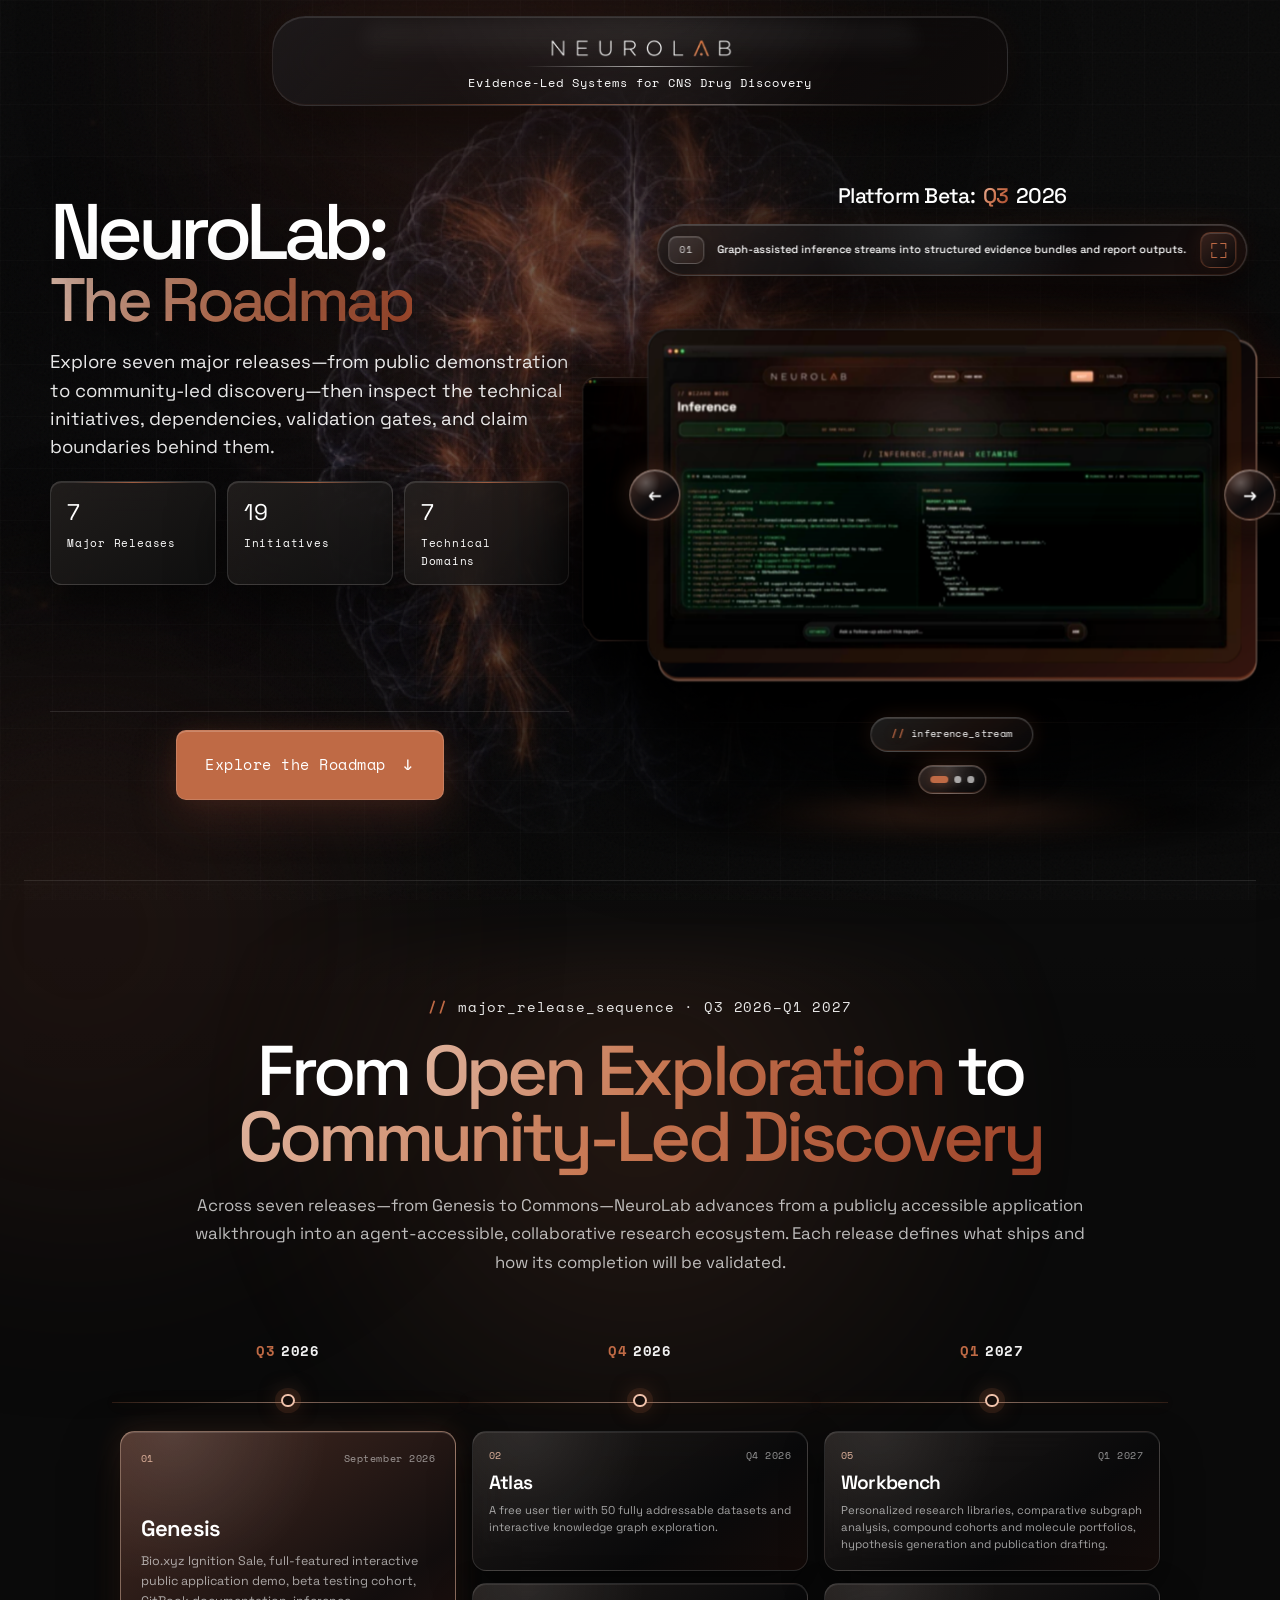
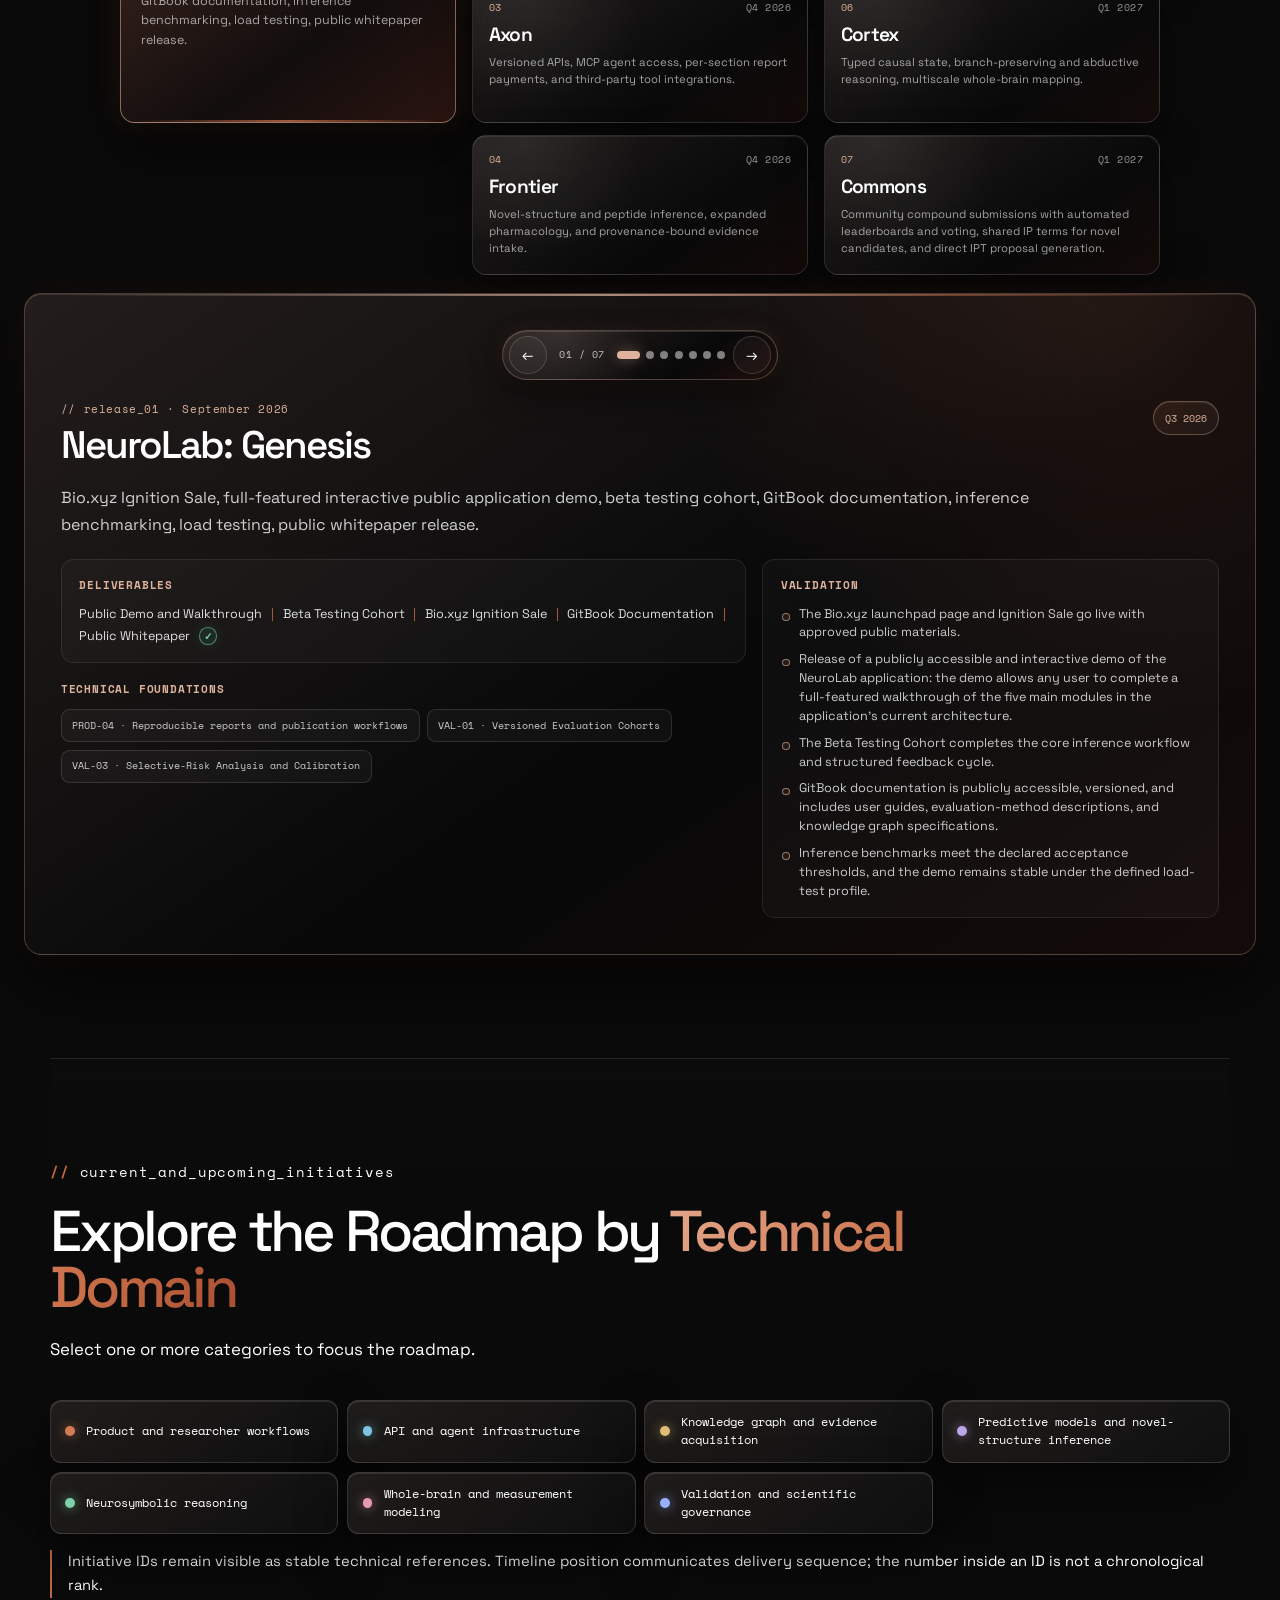
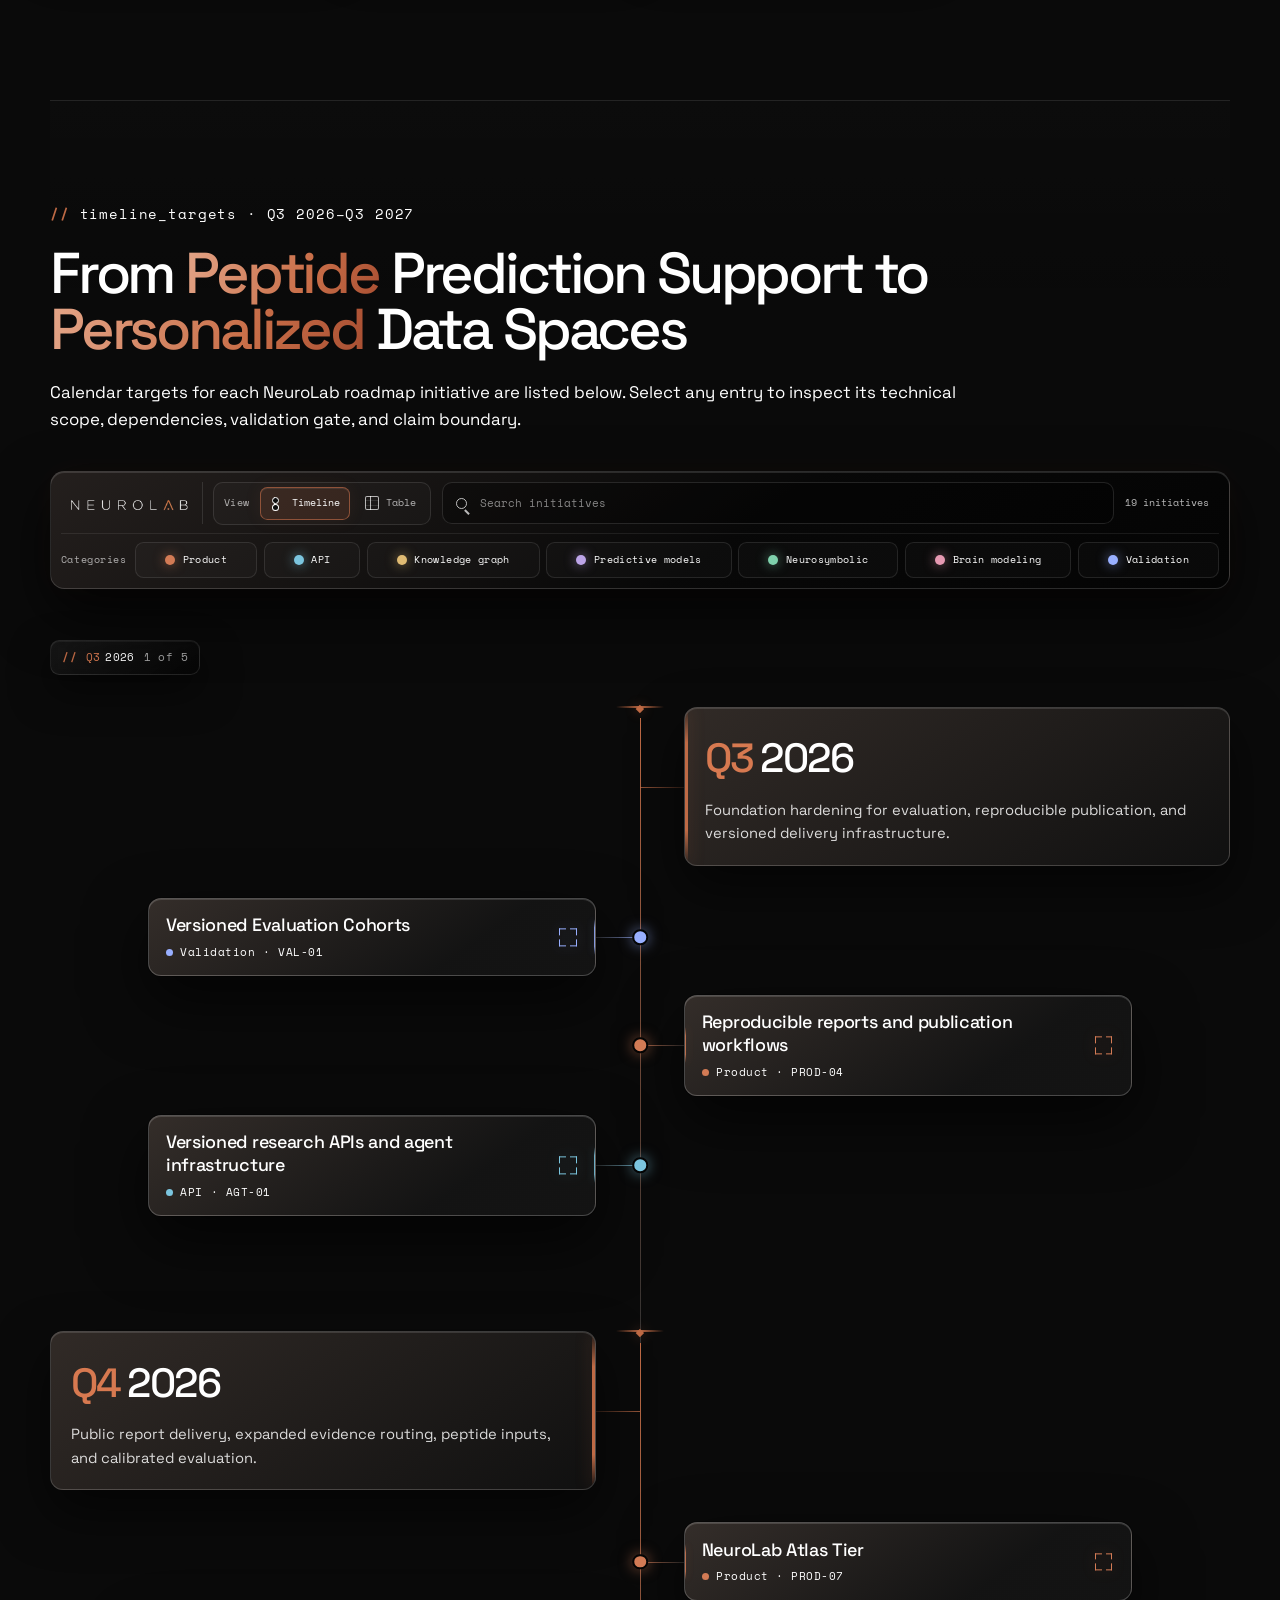
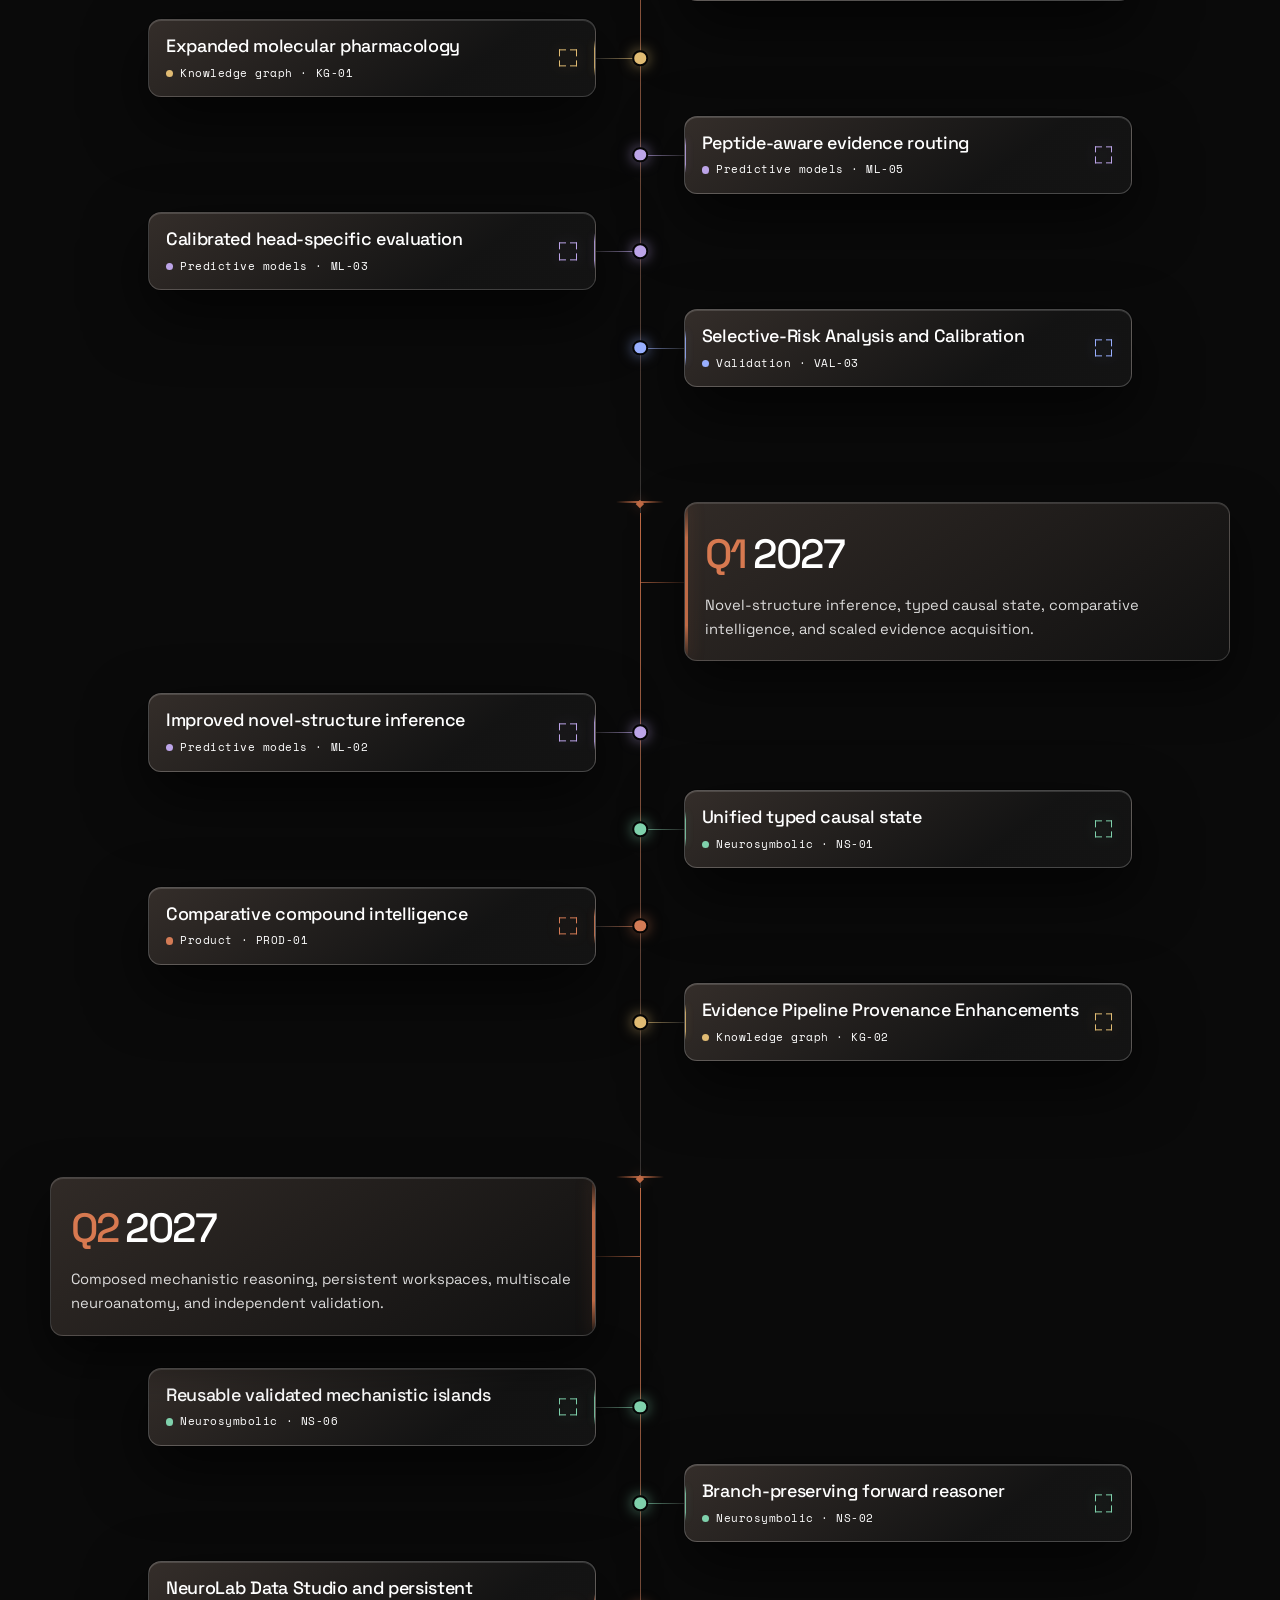
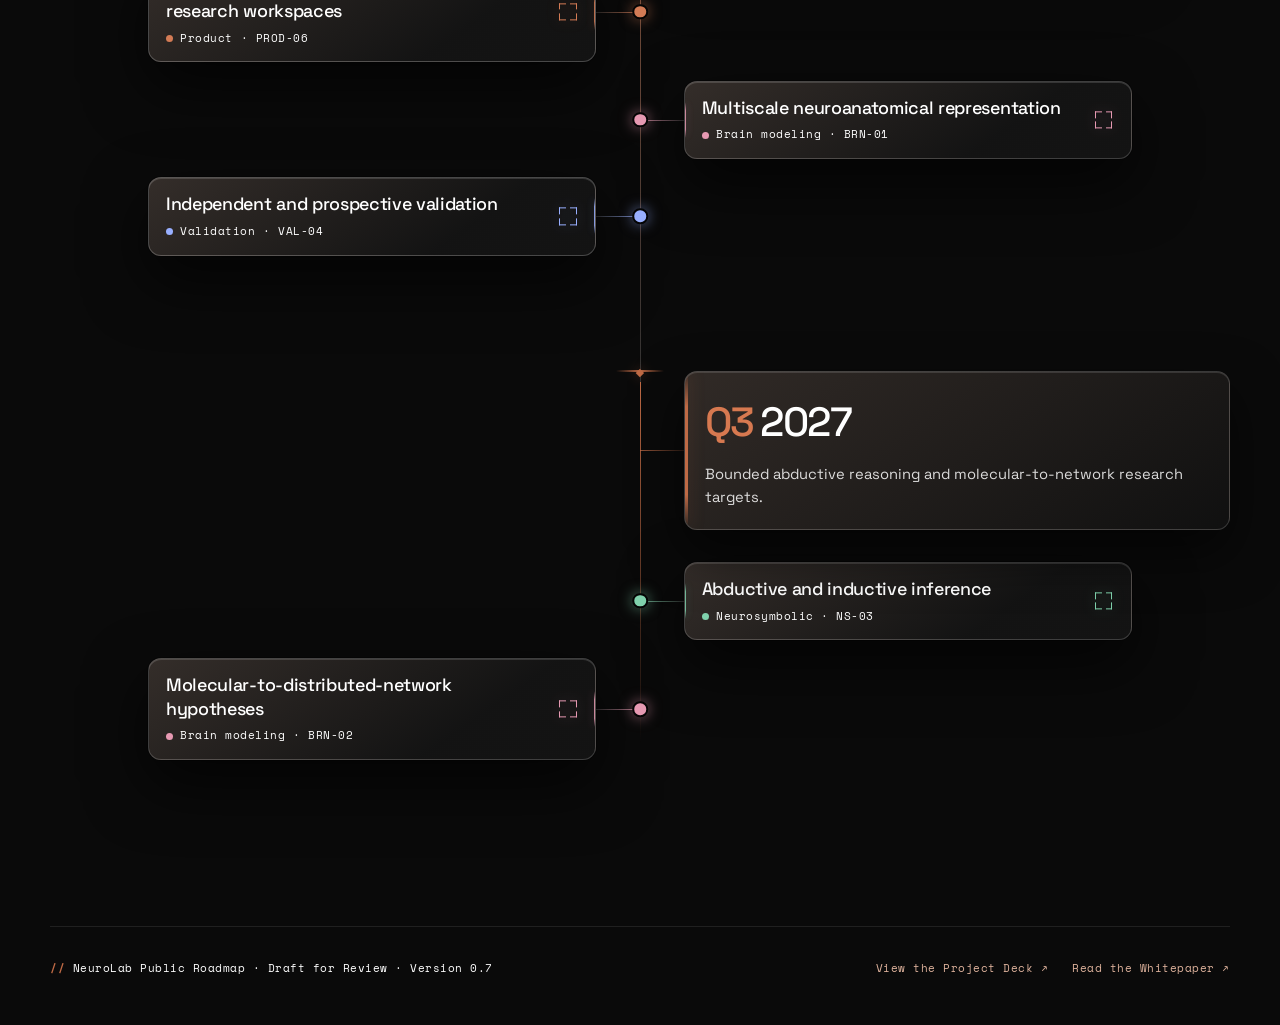
<file: site/index.html>
<!doctype html>
<html lang="en">
  <head>
    <meta charset="utf-8">
    <meta name="viewport" content="width=device-width, initial-scale=1">
    <meta name="description" content="The NeuroLab public roadmap: a technical development sequence for evidence-led CNS drug discovery.">
    <meta name="theme-color" content="#050505">
    <meta property="og:type" content="website">
    <meta property="og:title" content="NeuroLab Public Roadmap">
    <meta property="og:description" content="Explore calendar targets and technical milestones across the NeuroLab research stack.">
    <meta property="og:url" content="https://neurolab-ai.github.io/roadmap/">
    <link rel="canonical" href="https://neurolab-ai.github.io/roadmap/">
    <link rel="icon" href="data:,">
    <link rel="preconnect" href="https://fonts.googleapis.com">
    <link rel="preconnect" href="https://fonts.gstatic.com" crossorigin>
    <link href="https://fonts.googleapis.com/css2?family=Space+Grotesk:wght@300;400;500;600&amp;family=Space+Mono:wght@400;700&amp;display=swap" rel="stylesheet">
    <link rel="preload" as="image" href="./assets/neural-brain-hero.webp" type="image/webp">
    <link rel="stylesheet" href="./styles.css">
    <script>if (new URLSearchParams(location.search).has("embed")) document.documentElement.classList.add("is-embedded");</script>
    <title>NeuroLab Public Roadmap</title>
  </head>
  <body>
    <a class="skip-link" href="#releases">Skip to the roadmap</a>
    <div class="ambient ambient-one" aria-hidden="true"></div>
    <div class="ambient ambient-two" aria-hidden="true"></div>

    <header class="site-header" aria-label="NeuroLab publication header">
      <a class="wordmark" href="https://neurolab-ai.github.io/" aria-label="NeuroLab home">
        <img src="./assets/neurolab-wordmark.png" alt="NeuroLab">
      </a>
      <span class="header-divider" aria-hidden="true"></span>
      <p>Evidence-Led Systems for CNS Drug Discovery</p>
    </header>

    <main>
      <section class="hero page-shell" aria-labelledby="page-title">
        <div class="hero-grid">
          <div class="hero-copy">
            <h1 id="page-title"><span>NeuroLab:</span> <em>The Roadmap</em></h1>
            <p class="hero-lead">
              Explore seven major releases—from public demonstration to community-led discovery—then inspect the
              technical initiatives, dependencies, validation gates, and claim boundaries behind them.
            </p>
            <div class="hero-stats" aria-label="Roadmap summary">
              <div><span id="release-count">7</span><small>Major Releases</small></div>
              <div><span id="initiative-count">19</span><small>Initiatives</small></div>
              <div><span id="category-count">7</span><small>Technical Domains</small></div>
            </div>
            <div class="hero-cta-zone">
              <a class="primary-action" href="#releases">Explore the Roadmap <span aria-hidden="true">↓</span></a>
            </div>
          </div>

          <section class="product-showcase" aria-labelledby="product-showcase-title">
            <h2 class="showcase-section-title" id="product-showcase-title" aria-label="Platform Beta: Q3 2026">
              <span>Platform Beta:</span> <span class="showcase-beta-quarter">Q3</span> <span>2026</span>
            </h2>
            <div class="showcase-shell showcase-shell--naked">
              <div class="showcase-slide-header">
                <span class="showcase-index" id="showcase-counter" aria-label="Preview 1 of 3">01</span>
                <p id="showcase-caption">Graph-assisted inference streams into structured evidence bundles and report outputs.</p>
                <button class="showcase-expand" id="showcase-expand" type="button" aria-label="Expand current product preview">
                  <span class="expand-corners" aria-hidden="true"></span>
                </button>
              </div>
              <div class="showcase-viewport">
                <button class="showcase-arrow" id="showcase-prev" type="button" aria-label="Show previous product preview">←</button>
                <div class="showcase-stage" id="product-showcase-stage" tabindex="0" aria-label="NeuroLab product previews"></div>
                <button class="showcase-arrow" id="showcase-next" type="button" aria-label="Show next product preview">→</button>
              </div>
              <div class="showcase-image-title" id="showcase-image-title">
                <span aria-hidden="true">//</span> inference_stream
              </div>
              <div class="showcase-pagination">
                <div class="showcase-dots" id="showcase-dots" aria-label="Choose product preview"></div>
              </div>
            </div>
            <p class="showcase-error" id="showcase-error" role="alert" hidden>
              Product previews are temporarily unavailable.
            </p>
            <p class="sr-only" id="showcase-status" aria-live="polite"></p>
          </section>
        </div>
      </section>

      <section class="release-section page-shell" id="releases" aria-labelledby="release-title">
        <div class="section-heading release-heading">
          <p class="section-index"><span>//</span> major_release_sequence · Q3 2026–Q1 2027</p>
          <h2 id="release-title">From <span class="release-title-accent">Open Exploration</span> to <span class="release-title-accent">Community-Led Discovery</span></h2>
          <p>Across seven releases—from Genesis to Commons—NeuroLab advances from a publicly accessible application walkthrough into an agent-accessible, collaborative research ecosystem. Each release defines what ships and how its completion will be validated.</p>
        </div>

        <p class="release-loading" id="release-loading">Loading the release sequence…</p>
        <p class="release-error" id="release-error" role="alert" hidden>The release sequence is temporarily unavailable.</p>
        <div class="release-runway-shell" id="release-runway-shell" hidden>
          <div class="release-runway" id="release-runway" role="tablist" aria-label="Major release sequence"></div>
          <div class="release-detail-home" id="release-detail-home">
            <article class="release-detail" id="release-detail" role="tabpanel" tabindex="-1" aria-live="polite">
              <nav class="release-sequence-nav" id="release-sequence-nav" aria-label="Release sequence navigation" hidden>
                <button class="release-sequence-arrow" id="release-sequence-prev" type="button" aria-label="Previous release">
                  <span aria-hidden="true">←</span>
                </button>
                <span class="release-sequence-progress" id="release-sequence-progress">01 / 07</span>
                <span class="release-sequence-dots" id="release-sequence-dots" role="group" aria-label="Choose a release"></span>
                <button class="release-sequence-arrow" id="release-sequence-next" type="button" aria-label="Next release">
                  <span aria-hidden="true">→</span>
                </button>
              </nav>
              <div class="release-detail-content" id="release-detail-content"></div>
            </article>
          </div>
        </div>
      </section>

      <section class="legend-section page-shell" aria-labelledby="legend-title">
        <div class="section-heading">
          <p class="section-index"><span>//</span> current_and_upcoming_initiatives</p>
          <h2 id="legend-title">Explore the Roadmap by <span class="roadmap-title-accent">Technical Domain</span></h2>
          <p>Select one or more categories to focus the roadmap.</p>
        </div>
        <div class="legend" id="category-legend" aria-label="Roadmap categories"></div>
        <p class="identity-note">
          Initiative IDs remain visible as stable technical references. Timeline position communicates
          delivery sequence; the number inside an ID is not a chronological rank.
        </p>
      </section>

      <section class="roadmap-section roadmap-shell" id="roadmap" aria-labelledby="roadmap-title">
        <div class="roadmap-layout">
          <nav class="era-navigator" id="era-navigator" aria-label="Calendar target windows" hidden>
            <ol class="era-list" id="era-list"></ol>
          </nav>

          <div class="roadmap-content">
            <div class="section-heading roadmap-heading">
              <p class="section-index"><span>//</span> <span class="section-index-label" id="roadmap-view-label">timeline_targets · Q3 2026–Q3 2027</span></p>
              <h2 id="roadmap-title">From <span class="roadmap-title-accent">Peptide</span> Prediction Support to <span class="roadmap-title-accent">Personalized</span> Data Spaces</h2>
              <p>Calendar targets for each NeuroLab roadmap initiative are listed below. Select any entry to inspect its technical scope, dependencies, validation gate, and claim boundary.</p>
            </div>

            <nav class="roadmap-controls-shell" id="roadmap-controls" aria-label="Roadmap view and filters">
              <div class="roadmap-controls-primary">
                <a class="controls-brand" href="https://neurolab-ai.github.io/" aria-label="NeuroLab home">
                  <img src="./assets/neurolab-wordmark.png" alt="NeuroLab">
                </a>

                <div class="view-switcher" role="group" aria-label="Roadmap view">
                  <span class="controls-label">View</span>
                  <button class="view-option" id="timeline-view" type="button" data-view="timeline" aria-pressed="true" aria-controls="timeline roadmap-table">
                    <span class="view-icon view-icon-timeline" aria-hidden="true"></span>
                    <span>Timeline</span>
                  </button>
                  <button class="view-option" id="table-view" type="button" data-view="table" aria-pressed="false" aria-controls="timeline roadmap-table">
                    <span class="view-icon view-icon-table" aria-hidden="true"></span>
                    <span>Table</span>
                  </button>
                </div>

                <label class="initiative-search" for="initiative-search">
                  <span class="search-icon" aria-hidden="true"></span>
                  <span class="sr-only">Search roadmap initiatives</span>
                  <input id="initiative-search" type="search" placeholder="Search initiatives" autocomplete="off" spellcheck="false">
                </label>

                <span class="result-count" id="result-count">19 initiatives</span>
                <button class="reset-filters" id="reset-filters" type="button" hidden>Reset filters</button>
              </div>

              <div class="roadmap-controls-categories">
                <span class="controls-label">Categories</span>
                <div class="sticky-legend" id="sticky-category-legend"></div>
              </div>
              <p class="sr-only" id="filter-status" aria-live="polite">Showing all roadmap initiatives.</p>
            </nav>

            <div class="compact-era-indicator" id="compact-era-indicator" aria-live="polite" hidden></div>

            <div class="loading-state" id="loading-state" role="status">Loading the current roadmap…</div>
            <div class="timeline" id="timeline" hidden></div>
            <div class="roadmap-table-shell" id="roadmap-table" hidden>
              <table class="roadmap-table">
                <caption class="sr-only">Chronological NeuroLab roadmap initiatives</caption>
                <colgroup>
                  <col class="delivery-target-column">
                  <col class="initiative-id-column">
                  <col class="initiative-title-column">
                  <col class="initiative-description-column">
                </colgroup>
                <thead>
                  <tr>
                    <th scope="col">Delivery Target</th>
                    <th scope="col">ID</th>
                    <th scope="col">Title</th>
                    <th scope="col">Description</th>
                  </tr>
                </thead>
                <tbody id="roadmap-table-body"></tbody>
              </table>
            </div>
            <div class="roadmap-empty" id="roadmap-empty" role="status" hidden>
              <span class="comment-mark" aria-hidden="true">//</span>
              No initiatives match the current search and category filters.
            </div>
            <div class="error-state" id="error-state" role="alert" hidden>
              The current roadmap could not be loaded. Please refresh the page and try again.
            </div>
            <noscript>
              <p class="error-state">JavaScript is required to display the interactive roadmap.</p>
            </noscript>
          </div>

          <div class="roadmap-balance" aria-hidden="true"></div>
        </div>
      </section>

      <footer class="page-shell site-footer">
        <span><span class="comment-mark">//</span> NeuroLab Public Roadmap · Draft for Review · <span id="publication-version">Version 0.5</span></span>
        <nav class="footer-links" aria-label="NeuroLab publications">
          <a href="./deck/">View the Project Deck ↗</a>
          <a href="https://neurolab-ai.github.io/whitepaper/">Read the Whitepaper ↗</a>
        </nav>
      </footer>
    </main>

    <dialog class="preview-dialog" id="preview-dialog" aria-labelledby="preview-dialog-title">
      <div class="preview-dialog-shell">
        <header class="preview-dialog-header">
          <span class="preview-dialog-index" id="preview-dialog-counter" aria-label="Preview 1 of 3">01</span>
          <h2 id="preview-dialog-title">Evidence-Backed Inference</h2>
          <button class="preview-dialog-close" id="preview-dialog-close" type="button" aria-label="Close product preview">×</button>
        </header>
        <div class="preview-dialog-media-wrap">
          <button class="preview-dialog-arrow" id="preview-dialog-prev" type="button" aria-label="Show previous product preview">←</button>
          <div class="preview-dialog-media" id="preview-dialog-media" role="region" aria-label="Scrollable application screenshot" tabindex="0"></div>
          <div class="preview-dialog-scroll-cue" id="preview-dialog-scroll-cue" aria-hidden="true">
            <span>Scroll to explore</span>
            <span aria-hidden="true">↓</span>
          </div>
          <button class="preview-dialog-arrow" id="preview-dialog-next" type="button" aria-label="Show next product preview">→</button>
        </div>
        <footer class="preview-dialog-footer">
          <p id="preview-dialog-caption"></p>
        </footer>
      </div>
    </dialog>

    <dialog class="initiative-dialog" id="initiative-dialog" aria-labelledby="dialog-title">
      <div class="dialog-shell">
        <button class="dialog-close" id="dialog-close" type="button" aria-label="Close initiative details">×</button>
        <div class="dialog-meta">
          <span class="dialog-category" id="dialog-category"></span>
          <span aria-hidden="true">·</span>
          <span class="dialog-id" id="dialog-id"></span>
        </div>
        <h2 id="dialog-title"></h2>
        <p class="dialog-outcome" id="dialog-outcome"></p>
        <div class="dialog-signals" id="dialog-signals"></div>
        <dl class="dialog-details" id="dialog-details"></dl>
      </div>
    </dialog>

    <script src="./app.js" defer></script>
  </body>
</html>
</file>
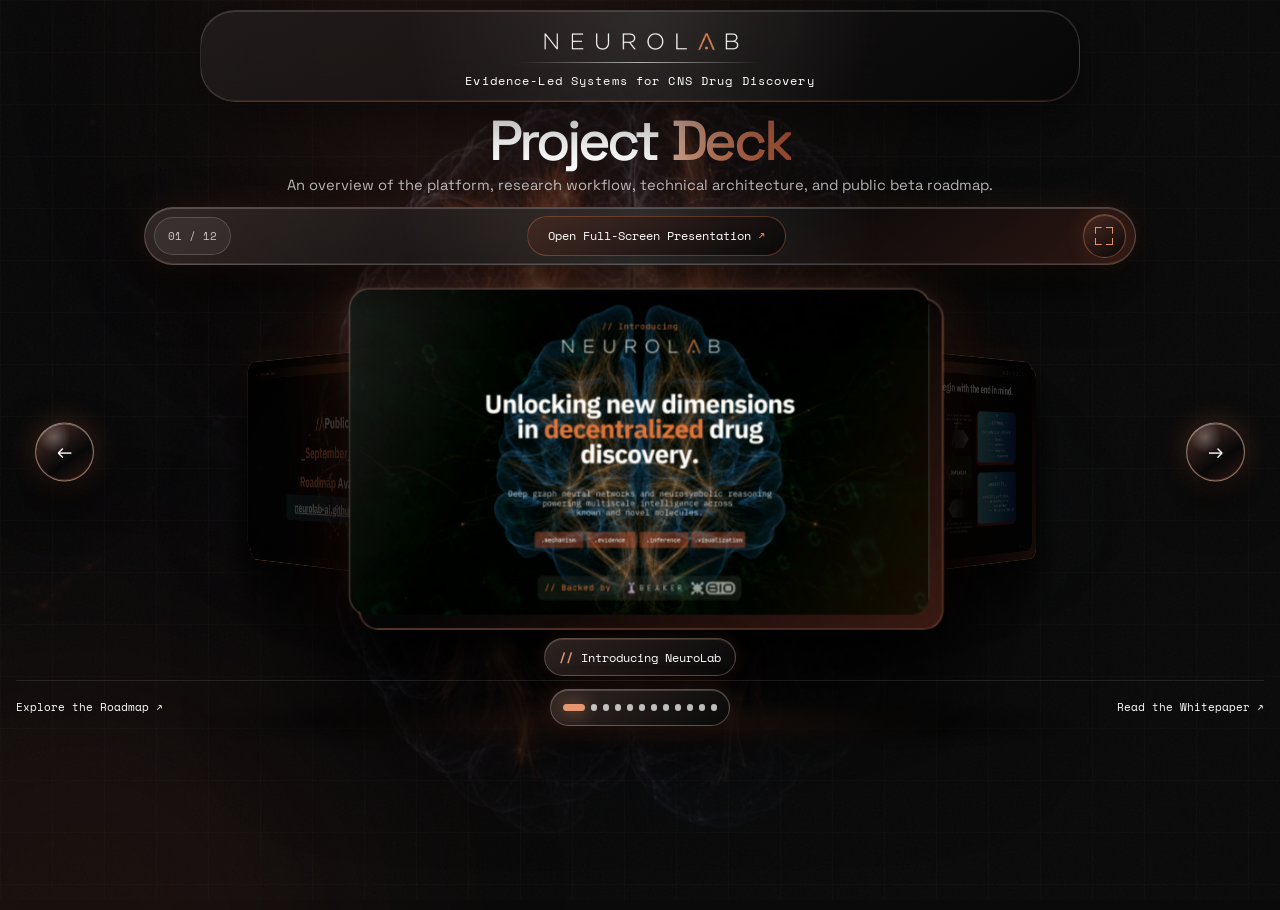
<file: site/deck/index.html>
<!doctype html>
<html lang="en">
  <head>
    <meta charset="utf-8">
    <meta name="viewport" content="width=device-width, initial-scale=1">
    <meta name="description" content="Explore the NeuroLab project deck in an interactive three-dimensional presentation viewer.">
    <meta name="theme-color" content="#050505">
    <meta property="og:type" content="website">
    <meta property="og:title" content="NeuroLab Project Deck">
    <meta property="og:description" content="An interactive overview of the NeuroLab platform, workflow, and public beta roadmap.">
    <meta property="og:url" content="https://neurolab-ai.github.io/roadmap/deck/">
    <meta property="og:image" content="https://neurolab-ai.github.io/roadmap/deck/slides/slide-01.webp">
    <meta name="twitter:card" content="summary_large_image">
    <link rel="canonical" href="https://neurolab-ai.github.io/roadmap/deck/">
    <link rel="icon" href="data:,">
    <link rel="preconnect" href="https://fonts.googleapis.com">
    <link rel="preconnect" href="https://fonts.gstatic.com" crossorigin>
    <link href="https://fonts.googleapis.com/css2?family=Space+Grotesk:wght@300;400;500;600&amp;family=Space+Mono:wght@400;700&amp;display=swap" rel="stylesheet">
    <link rel="preload" as="image" href="./slides/slide-01.webp" type="image/webp">
    <link rel="stylesheet" href="./deck.css">
    <script>if (new URLSearchParams(location.search).has("embed")) document.documentElement.classList.add("is-embedded");</script>
    <title>NeuroLab Project Deck</title>
  </head>
  <body>
    <a class="skip-link" href="#deck-carousel">Skip to the presentation</a>
    <div class="ambient ambient-left" aria-hidden="true"></div>
    <div class="ambient ambient-right" aria-hidden="true"></div>

    <header class="site-header" aria-label="NeuroLab presentation header">
      <a class="wordmark" href="../" aria-label="Return to the NeuroLab roadmap">
        <img src="../assets/neurolab-wordmark.png" alt="NeuroLab">
      </a>
      <span class="header-divider" aria-hidden="true"></span>
      <p>Evidence-Led Systems for CNS Drug Discovery</p>
    </header>

    <main>
      <section class="deck-intro" aria-labelledby="page-title">
        <h1 id="page-title">Project <em>Deck</em></h1>
        <p class="deck-lead">
          An overview of the platform, research workflow, technical architecture, and public beta roadmap.
        </p>
      </section>

      <section class="deck-experience" id="deck-carousel" aria-labelledby="carousel-title">
        <h2 class="sr-only" id="carousel-title">Interactive project deck</h2>

        <div class="carousel-meta" aria-live="polite">
          <span class="slide-counter" id="slide-counter">01 / 12</span>
          <button class="open-presentation" id="open-presentation" type="button">
            Open Full-Screen Presentation <span aria-hidden="true">↗</span>
          </button>
          <button class="expand-control" id="expand-control" type="button" aria-label="Open slide 1 in full-screen presentation mode">
            <span class="expand-corners" aria-hidden="true"></span>
          </button>
        </div>

        <div class="carousel-viewport">
          <div class="depth-floor" aria-hidden="true"></div>
          <button class="carousel-arrow carousel-arrow-previous" id="carousel-previous" type="button" aria-label="Show previous slide">←</button>
          <div class="carousel-stage" id="carousel-stage" tabindex="0" aria-label="NeuroLab project deck carousel"></div>
          <button class="carousel-arrow carousel-arrow-next" id="carousel-next" type="button" aria-label="Show next slide">→</button>
        </div>

        <div class="carousel-toolbar">
          <p class="carousel-caption" id="slide-title">Introducing NeuroLab</p>
        </div>
        <p class="sr-only" id="carousel-status" aria-live="polite"></p>
      </section>
    </main>

    <footer class="site-footer">
      <a href="../">Explore the Roadmap <span aria-hidden="true">↗</span></a>
      <div class="carousel-dots" id="carousel-dots" aria-label="Choose a slide"></div>
      <a href="../../whitepaper/">Read the Whitepaper <span aria-hidden="true">↗</span></a>
    </footer>

    <dialog class="presentation-dialog" id="presentation-dialog" aria-labelledby="presentation-title">
      <div class="presentation-shell">
        <header class="presentation-header">
          <span class="presentation-counter" id="presentation-counter">01 / 12</span>
          <h2 id="presentation-title">Introducing NeuroLab</h2>
          <button class="presentation-close" id="presentation-close" type="button" aria-label="Close full-screen presentation">×</button>
        </header>

        <div class="presentation-stage" id="presentation-stage">
          <button class="presentation-arrow presentation-arrow-previous" id="presentation-previous" type="button" aria-label="Show previous slide">←</button>
          <figure class="presentation-slide">
            <img id="presentation-image" src="./slides/slide-01.webp" alt="The NeuroLab project deck cover slide." draggable="false">
          </figure>
          <button class="presentation-arrow presentation-arrow-next" id="presentation-next" type="button" aria-label="Show next slide">→</button>
        </div>

        <footer class="presentation-footer">
          <div class="presentation-progress" aria-hidden="true"><span id="presentation-progress"></span></div>
          <p>Use the arrow keys or swipe to move through the presentation. Press Escape to close.</p>
        </footer>
      </div>
    </dialog>

    <script src="./deck.js" defer></script>
  </body>
</html>
</file>
<file: site/styles.css>
:root {
  color-scheme: dark;
  --page: #040404;
  --surface: rgba(22, 20, 19, 0.8);
  --surface-strong: rgba(17, 16, 16, 0.94);
  --text: #ffffff;
  --accent: #bf6a45;
  --accent-light: #deb29c;
  --border: rgba(255, 255, 255, 0.11);
  --card-border: rgba(255, 255, 255, 0.16);
  --glass-border: rgba(255, 255, 255, 0.14);
  --glass-highlight: rgba(255, 255, 255, 0.105);
  --glass-surface: linear-gradient(145deg, rgba(38, 34, 32, 0.78), rgba(17, 17, 17, 0.78));
  --shadow-soft: 0 20px 54px rgba(0, 0, 0, 0.54);
  --shadow-deep: 0 38px 100px rgba(0, 0, 0, 0.78);
  --sticky-dock-clearance: 8.9rem;
  --rail: rgba(255, 255, 255, 0.16);
  --product: #d37b55;
  --api: #7bc5df;
  --knowledge: #e0bb73;
  --models: #bca4e8;
  --reasoning: #7fd1ac;
  --brain: #e699b2;
  --validation: #98afff;
}

* { box-sizing: border-box; }
[hidden] { display: none !important; }

* { scrollbar-color: #713b2b #050505; scrollbar-width: thin; }
::-webkit-scrollbar { width: 10px; height: 10px; }
::-webkit-scrollbar-track { border-left: 1px solid rgba(255, 255, 255, 0.07); background: #050505; }
::-webkit-scrollbar-thumb { border: 2px solid #050505; background: #713b2b; }
::-webkit-scrollbar-thumb:hover { background: var(--accent); }

html { min-height: 100%; scroll-behavior: smooth; scroll-padding-top: 5.25rem; background: var(--page); }

body {
  position: relative;
  isolation: isolate;
  min-height: 100vh;
  margin: 0;
  overflow-x: hidden;
  color: var(--text);
  background: #0a0a0a;
  font-family: "Space Grotesk", "Avenir Next", "Segoe UI", Arial, sans-serif;
  line-height: 1.6;
}

body::before,
body::after {
  position: fixed;
  inset: 0;
  content: "";
  pointer-events: none;
}

/* Backdrop: the whitepaper page's treatment, verbatim — large brain
   offset left under layered dark gradients, plus its noise/grid film. */
body::before {
  z-index: -2;
  background:
    linear-gradient(
      90deg,
      rgba(10, 10, 10, 0.8) 0%,
      rgba(10, 10, 10, 0.48) 34%,
      rgba(10, 10, 10, 0.62) 54%,
      rgba(10, 10, 10, 0.9) 68%,
      rgba(10, 10, 10, 0.99) 100%
    ),
    linear-gradient(
      180deg,
      rgba(10, 10, 10, 0.7) 0%,
      rgba(10, 10, 10, 0.08) 30%,
      rgba(10, 10, 10, 0.24) 68%,
      rgba(10, 10, 10, 0.94) 100%
    ),
    radial-gradient(
      circle at 38% 44%,
      rgba(191, 106, 69, 0.16) 0%,
      rgba(105, 50, 34, 0.07) 28%,
      transparent 55%
    ),
    url("./assets/neural-brain-hero.webp") 50% center / cover no-repeat;
}

body::after {
  z-index: -1;
  opacity: 0.76;
  background:
    url("data:image/svg+xml,%3Csvg viewBox='0 0 400 400' xmlns='http://www.w3.org/2000/svg'%3E%3Cfilter id='noiseFilter'%3E%3CfeTurbulence type='fractalNoise' baseFrequency='0.9' numOctaves='3' stitchTiles='stitch'/%3E%3C/filter%3E%3Crect width='100%25' height='100%25' filter='url(%23noiseFilter)' opacity='0.04'/%3E%3C/svg%3E"),
    linear-gradient(rgba(255, 255, 255, 0.018) 1px, transparent 1px),
    linear-gradient(90deg, rgba(255, 255, 255, 0.018) 1px, transparent 1px);
  background-size: auto, 52px 52px, 52px 52px;
}

@media (max-width: 900px) {
  body::before {
    background:
      linear-gradient(
        180deg,
        rgba(10, 10, 10, 0.58) 0%,
        rgba(10, 10, 10, 0.28) 24%,
        rgba(10, 10, 10, 0.82) 62%,
        rgba(10, 10, 10, 0.99) 100%
      ),
      linear-gradient(
        90deg,
        rgba(10, 10, 10, 0.82) 0%,
        rgba(10, 10, 10, 0.38) 58%,
        rgba(10, 10, 10, 0.64) 100%
      ),
      radial-gradient(
        circle at 72% 20%,
        rgba(191, 106, 69, 0.14) 0%,
        transparent 48%
      ),
      url("./assets/neural-brain-hero.webp") 50% top / auto 68vh no-repeat;
  }

  body::after { opacity: 0.62; }
}

a { color: inherit; }
button { font: inherit; }
::selection { background: rgba(198, 111, 73, 0.48); color: #fff; }

.sr-only {
  position: absolute;
  width: 1px;
  height: 1px;
  padding: 0;
  overflow: hidden;
  clip: rect(0, 0, 0, 0);
  white-space: nowrap;
  border: 0;
}

.skip-link {
  position: fixed;
  z-index: 50;
  top: 1rem;
  left: 1rem;
  padding: 0.7rem 1rem;
  transform: translateY(-180%);
  border-radius: 0.3rem;
  background: #fff;
  color: #111;
}

.skip-link:focus { transform: translateY(0); }

/* Ambient orbs: the whitepaper page's spec (kept below this page's
   interactive layers). */
.ambient {
  position: fixed;
  z-index: 0;
  width: 34rem;
  height: 34rem;
  border-radius: 50%;
  opacity: 0.22;
  filter: blur(120px);
  pointer-events: none;
}

.ambient-one { top: -15rem; left: 18%; background: #6d3626; }
.ambient-two { bottom: -19rem; left: -12rem; background: #592e22; }

@keyframes ambient-drift {
  from { transform: translate3d(-1.5rem, -0.75rem, 0) scale(0.96); }
  to { transform: translate3d(1.75rem, 1rem, 0) scale(1.05); }
}

.page-shell {
  width: min(1180px, calc(100% - 3rem));
  margin-inline: auto;
}

.site-header {
  position: relative;
  isolation: isolate;
  display: flex;
  flex-direction: column;
  align-items: center;
  gap: 0.42rem;
  width: min(46rem, calc(100% - 3rem));
  min-height: auto;
  margin: 1rem auto 0;
  padding: 0.9rem 2.1rem 0.82rem;
  overflow: hidden;
  border: 1px solid rgba(255, 255, 255, 0.105);
  border-radius: 2.1rem;
  background:
    linear-gradient(135deg, rgba(31, 29, 31, 0.72), rgba(8, 8, 10, 0.48) 58%, rgba(20, 13, 12, 0.58)),
    radial-gradient(circle at 50% -80%, rgba(255, 255, 255, 0.18), transparent 60%);
  box-shadow:
    inset 0 1px rgba(255, 255, 255, 0.11),
    inset 0 -1px rgba(191, 106, 69, 0.08),
    0 22px 64px rgba(0, 0, 0, 0.5),
    0 0 38px rgba(191, 106, 69, 0.07);
  backdrop-filter: blur(24px) saturate(125%);
}

.site-header::before {
  position: absolute;
  inset: 0.35rem 12% auto;
  z-index: -1;
  height: 46%;
  border-radius: 999px;
  background: linear-gradient(180deg, rgba(255, 255, 255, 0.06), transparent);
  filter: blur(9px);
  content: "";
  pointer-events: none;
}

.site-header::after {
  position: absolute;
  right: 13%;
  bottom: 0;
  left: 13%;
  height: 1px;
  background: linear-gradient(90deg, transparent, rgba(191, 106, 69, 0.62), rgba(255, 255, 255, 0.28), transparent);
  content: "";
}

.wordmark { display: inline-flex; text-decoration: none; }
.wordmark img { display: block; width: clamp(10.8rem, 15vw, 12.8rem); height: auto; }
.header-divider { width: clamp(12rem, 18vw, 15rem); height: 1px; background: linear-gradient(90deg, transparent, rgba(255, 255, 255, 0.62), transparent); }

.site-header p,
.hero-stats small,
.section-index,
.legend-item,
.initiative-meta,
.dialog-meta,
.dialog-signals,
.dialog-details dt,
.site-footer {
  font-family: "Space Mono", "SFMono-Regular", Consolas, monospace;
}

.site-header p {
  margin: 0;
  font-size: clamp(0.72rem, 0.85vw, 0.82rem);
  letter-spacing: 0.085em;
  text-align: center;
}

.hero {
  display: grid;
  align-items: center;
  min-height: calc(100svh - 7.9rem);
  padding: clamp(1.35rem, 2.8svh, 2.4rem) 0 clamp(1.6rem, 3svh, 2.5rem);
}

.hero-grid {
  display: grid;
  grid-template-columns: minmax(0, 0.91fr) minmax(33rem, 1.09fr);
  align-items: center;
  gap: clamp(1.5rem, 3vw, 3.4rem);
  width: 100%;
}

.hero-copy {
  position: relative;
  z-index: 2;
  min-width: 0;
}

.comment-mark { color: var(--accent); font-weight: 700; }

h1 {
  max-width: none;
  margin: clamp(0.8rem, 1.6svh, 1.2rem) 0 0;
  font-size: clamp(3.9rem, 6.15vw, 6.58rem);
  font-weight: 500;
  letter-spacing: -0.07em;
  line-height: 0.86;
  text-shadow: 0 14px 56px rgba(0, 0, 0, 0.72), 0 0 26px rgba(255, 255, 255, 0.025);
}

h1 > span,
h1 em { display: block; }

h1 em {
  width: max-content;
  margin-top: 0.08em;
  background: linear-gradient(110deg, #e8c0ae 4%, #cf805f 48%, #a94f32 96%);
  background-clip: text;
  color: var(--accent-light);
  font-size: 0.78em;
  font-style: normal;
  letter-spacing: -0.06em;
  line-height: 0.96;
  white-space: nowrap;
  -webkit-background-clip: text;
  -webkit-text-fill-color: transparent;
}

.hero-lead {
  max-width: 37rem;
  margin: clamp(1rem, 2svh, 1.4rem) 0 0;
  color: rgba(255, 255, 255, 0.91);
  font-size: clamp(1.02rem, 1.45vw, 1.16rem);
  line-height: 1.52;
}

.hero-stats { display: grid; grid-template-columns: repeat(3, minmax(0, 1fr)); gap: 0.7rem; max-width: 34rem; margin-top: clamp(1.2rem, 2.15svh, 1.65rem); }

.hero-stats div {
  position: relative;
  min-width: 0;
  padding: 0.84rem 1rem 0.92rem;
  overflow: hidden;
  border: 1px solid var(--glass-border);
  border-radius: 0.72rem;
  background: var(--glass-surface);
  box-shadow: inset 0 1px var(--glass-highlight), 0 22px 54px rgba(0, 0, 0, 0.52);
  backdrop-filter: blur(24px) saturate(110%);
}

.hero-stats div::before {
  position: absolute;
  top: 0;
  right: 14%;
  left: 14%;
  height: 1px;
  background: linear-gradient(90deg, transparent, rgba(191, 106, 69, 0.78), transparent);
  content: "";
}

.hero-stats span { display: block; font-size: 1.42rem; }
.hero-stats small { display: block; margin-top: 0.16rem; font-size: 0.7rem; letter-spacing: 0.07em; }

.hero-cta-zone {
  display: flex;
  align-items: center;
  justify-content: center;
  gap: 1rem;
  max-width: 34rem;
  margin-top: clamp(1.25rem, 2.4svh, 1.85rem);
  padding-top: clamp(1.15rem, 2svh, 1.55rem);
  border-top: 1px solid rgba(255, 255, 255, 0.11);
}

.primary-action {
  display: inline-flex;
  align-items: center;
  gap: 1rem;
  position: relative;
  flex: 0 0 auto;
  margin-top: 0;
  padding: 1.16rem 1.76rem;
  border: 1px solid rgba(255, 255, 255, 0.14);
  border-radius: 0.62rem;
  background: var(--accent);
  box-shadow: inset 0 1px rgba(255, 255, 255, 0.2), 0 16px 44px rgba(89, 46, 34, 0.46), 0 0 22px rgba(191, 106, 69, 0.1);
  font-family: "Space Mono", "SFMono-Regular", Consolas, monospace;
  font-size: 0.92rem;
  letter-spacing: 0.035em;
  text-decoration: none;
  overflow: hidden;
  transition: transform 220ms cubic-bezier(0.4, 0, 0.2, 1), background 180ms ease, box-shadow 220ms ease;
}

.primary-action:hover,
.primary-action:focus-visible { transform: translateY(-2px); background: #cf7a57; box-shadow: inset 0 1px rgba(255, 255, 255, 0.25), 0 20px 54px rgba(89, 46, 34, 0.56), 0 0 28px rgba(191, 106, 69, 0.16); outline: none; }
.primary-action span { font-size: 1.18rem; transition: transform 180ms ease; }
.primary-action:hover span,
.primary-action:focus-visible span { transform: translateY(0.15rem); }

.product-showcase {
  position: relative;
  z-index: 2;
  min-width: 0;
}

.showcase-section-title {
  position: relative;
  display: flex;
  align-items: baseline;
  justify-content: center;
  gap: 0.34em;
  width: fit-content;
  margin: 0 auto 1rem;
  padding: 0 0.8rem;
  color: #fff;
  font-family: "Space Grotesk", "Avenir Next", "Segoe UI", Arial, sans-serif;
  font-size: clamp(1.3rem, 1.65vw, 1.62rem);
  font-weight: 500;
  letter-spacing: -0.025em;
  line-height: 1.1;
  text-align: center;
}

.showcase-beta-quarter {
  background: linear-gradient(118deg, #edb59b 4%, #d37c57 48%, #b55335 96%);
  background-clip: text;
  color: var(--accent-light);
  text-shadow: 0 0 18px rgba(191, 106, 69, 0.24);
  -webkit-background-clip: text;
  -webkit-text-fill-color: transparent;
}

.showcase-shell {
  position: relative;
  isolation: isolate;
  display: grid;
  grid-template-rows: auto minmax(0, 1fr) auto auto;
  height: clamp(30.25rem, 61svh, 37rem);
  min-height: 0;
  overflow: hidden;
  border: 1px solid rgba(255, 255, 255, 0.36);
  border-radius: 1.6rem;
  background:
    linear-gradient(145deg, rgba(49, 43, 42, 0.91), rgba(8, 9, 11, 0.87) 52%, rgba(23, 14, 14, 0.93)),
    radial-gradient(circle at 86% 16%, rgba(191, 106, 69, 0.22), transparent 40%);
  box-shadow:
    inset 0 1px rgba(255, 255, 255, 0.28),
    inset 0 -1px rgba(191, 106, 69, 0.16),
    inset 0 0 0 1px rgba(191, 106, 69, 0.07),
    0 0 0 1px rgba(191, 106, 69, 0.17),
    0 0 0 4px rgba(191, 106, 69, 0.025),
    0 40px 104px rgba(0, 0, 0, 0.78),
    0 0 72px rgba(191, 106, 69, 0.17);
  backdrop-filter: blur(28px) saturate(122%);
}

.showcase-shell::before {
  position: absolute;
  inset: 0;
  z-index: -1;
  background:
    linear-gradient(rgba(255, 255, 255, 0.022) 1px, transparent 1px),
    linear-gradient(90deg, rgba(255, 255, 255, 0.022) 1px, transparent 1px);
  background-size: 34px 34px;
  -webkit-mask-image: radial-gradient(circle at 50% 42%, #000, transparent 80%);
  mask-image: radial-gradient(circle at 50% 42%, #000, transparent 80%);
  content: "";
  pointer-events: none;
}

.showcase-shell::after {
  position: absolute;
  top: -1px;
  right: 15%;
  left: 15%;
  z-index: 4;
  height: 1px;
  background: linear-gradient(90deg, transparent, rgba(255, 255, 255, 0.46), rgba(191, 106, 69, 0.74), transparent);
  content: "";
  pointer-events: none;
}

.showcase-slide-header {
  position: relative;
  z-index: 8;
  display: grid;
  grid-template-columns: 2.25rem minmax(0, 1fr) 2.25rem;
  align-items: center;
  gap: 0.8rem;
  min-height: 3.9rem;
  padding: 0.74rem 1rem 0.36rem;
  border-bottom: 1px solid rgba(255, 255, 255, 0.08);
  background: linear-gradient(180deg, rgba(4, 4, 5, 0.58), rgba(4, 4, 5, 0.14));
  backdrop-filter: blur(18px) saturate(120%);
}

.showcase-slide-header p {
  max-width: 100%;
  margin: 0;
  color: #fff;
  font-size: 0.75rem;
  font-weight: 500;
  letter-spacing: -0.008em;
  line-height: 1.4;
  text-align: center;
  transform: translateY(0.72rem);
}

.showcase-image-title {
  position: relative;
  z-index: 8;
  display: flex;
  align-items: center;
  justify-content: center;
  min-height: 1.9rem;
  margin-top: 0;
  padding: 0.28rem 1rem 0.3rem;
  border-top: 1px solid rgba(255, 255, 255, 0.07);
  border-bottom: 1px solid rgba(255, 255, 255, 0.07);
  background: linear-gradient(180deg, rgba(9, 8, 9, 0.2), rgba(4, 4, 5, 0.48));
  color: #fff;
  font-family: "Space Mono", "SFMono-Regular", Consolas, monospace;
  font-size: clamp(0.63rem, 0.78vw, 0.72rem);
  font-weight: 500;
  letter-spacing: 0.035em;
  line-height: 1.2;
  text-align: center;
  transform: none;
}

.showcase-image-title span {
  margin-right: 0.42rem;
  color: var(--accent);
  font-weight: 700;
  text-shadow: 0 0 12px rgba(191, 106, 69, 0.3);
}

.showcase-index,
.preview-dialog-index {
  display: inline-grid;
  width: 2.25rem;
  height: 1.8rem;
  place-items: center;
  border: 1px solid rgba(255, 255, 255, 0.12);
  border-radius: 0.52rem;
  background: linear-gradient(145deg, rgba(255, 255, 255, 0.075), rgba(255, 255, 255, 0.025));
  box-shadow: inset 0 1px rgba(255, 255, 255, 0.08), 0 8px 22px rgba(0, 0, 0, 0.32);
  color: rgba(255, 255, 255, 0.82);
  font-family: "Space Mono", "SFMono-Regular", Consolas, monospace;
  font-size: 0.61rem;
  letter-spacing: 0.08em;
}

.showcase-expand,
.showcase-arrow,
.preview-dialog-close,
.preview-dialog-arrow {
  display: inline-grid;
  place-items: center;
  border: 1px solid rgba(255, 255, 255, 0.13);
  color: #fff;
  background: linear-gradient(145deg, rgba(255, 255, 255, 0.075), rgba(255, 255, 255, 0.025));
  box-shadow: inset 0 1px rgba(255, 255, 255, 0.08);
  cursor: pointer;
  transition: border-color 180ms ease, background 180ms ease, color 180ms ease, transform 180ms ease;
}

.showcase-expand { width: 2.25rem; height: 2.25rem; justify-self: end; border-radius: 0.62rem; }
.showcase-expand:hover,
.showcase-expand:focus-visible,
.preview-dialog-close:hover,
.preview-dialog-close:focus-visible { border-color: rgba(191, 106, 69, 0.75); color: #fff; background: rgba(191, 106, 69, 0.78); outline: none; transform: translateY(-1px); }

.expand-corners {
  position: relative;
  width: 0.94rem;
  height: 0.94rem;
  background:
    linear-gradient(var(--accent), var(--accent)) left top / 0.36rem 1px no-repeat,
    linear-gradient(var(--accent), var(--accent)) left top / 1px 0.36rem no-repeat,
    linear-gradient(var(--accent), var(--accent)) right top / 0.36rem 1px no-repeat,
    linear-gradient(var(--accent), var(--accent)) right top / 1px 0.36rem no-repeat,
    linear-gradient(var(--accent), var(--accent)) left bottom / 0.36rem 1px no-repeat,
    linear-gradient(var(--accent), var(--accent)) left bottom / 1px 0.36rem no-repeat,
    linear-gradient(var(--accent), var(--accent)) right bottom / 0.36rem 1px no-repeat,
    linear-gradient(var(--accent), var(--accent)) right bottom / 1px 0.36rem no-repeat;
}

.showcase-expand:hover .expand-corners,
.showcase-expand:focus-visible .expand-corners { filter: brightness(3); }

.showcase-viewport {
  position: relative;
  min-height: 0;
  overflow: hidden;
  background:
    radial-gradient(ellipse at 50% 49%, rgba(191, 106, 69, 0.13), transparent 38%),
    radial-gradient(ellipse at 50% 68%, rgba(255, 255, 255, 0.035), transparent 48%);
  perspective: 1200px;
  perspective-origin: 50% 46%;
  transform-style: preserve-3d;
}

.showcase-viewport > .showcase-arrow {
  position: absolute;
  z-index: 12;
  top: 50%;
  border-color: rgba(255, 255, 255, 0.3);
  background:
    radial-gradient(circle at 34% 26%, rgba(255, 255, 255, 0.18), transparent 29%),
    linear-gradient(145deg, rgba(48, 39, 36, 0.94), rgba(9, 9, 10, 0.92) 62%, rgba(30, 16, 13, 0.92));
  box-shadow:
    inset 0 1px rgba(255, 255, 255, 0.24),
    inset 0 -1px rgba(191, 106, 69, 0.22),
    0 14px 32px rgba(0, 0, 0, 0.58),
    0 0 18px rgba(191, 106, 69, 0.2);
  font-weight: 650;
  backdrop-filter: blur(18px) saturate(120%);
  transform: translateY(-50%);
}

.showcase-viewport > .showcase-arrow:hover,
.showcase-viewport > .showcase-arrow:focus-visible {
  border-color: rgba(222, 178, 156, 0.86);
  background:
    radial-gradient(circle at 34% 26%, rgba(255, 255, 255, 0.24), transparent 30%),
    linear-gradient(145deg, rgba(86, 51, 40, 0.98), rgba(19, 13, 13, 0.95) 64%, rgba(71, 32, 23, 0.94));
  box-shadow:
    inset 0 1px rgba(255, 255, 255, 0.3),
    inset 0 -1px rgba(191, 106, 69, 0.28),
    0 18px 38px rgba(0, 0, 0, 0.64),
    0 0 26px rgba(191, 106, 69, 0.34);
  outline: none;
  transform: translateY(calc(-50% - 2px)) scale(1.04);
}

.showcase-viewport > .showcase-arrow:active {
  box-shadow: inset 0 3px 8px rgba(0, 0, 0, 0.38), 0 7px 16px rgba(0, 0, 0, 0.46), 0 0 15px rgba(191, 106, 69, 0.22);
  transform: translateY(calc(-50% + 1px)) scale(0.98);
}

#showcase-prev { left: 0.95rem; }
#showcase-next { right: 0.95rem; }

.showcase-viewport::before {
  position: absolute;
  inset: 12% 17%;
  border-radius: 50%;
  background: radial-gradient(circle, rgba(191, 106, 69, 0.17), transparent 67%);
  filter: blur(24px);
  content: "";
  pointer-events: none;
}

.showcase-stage {
  position: absolute;
  inset: 0;
  --glare-x: 50%;
  --glare-y: 34%;
  outline: none;
  transform-style: preserve-3d;
  touch-action: pan-y;
}

.showcase-stage::before {
  position: absolute;
  right: 16%;
  bottom: 5%;
  left: 16%;
  height: 12%;
  border-radius: 50%;
  background: radial-gradient(ellipse, rgba(191, 106, 69, 0.19), rgba(0, 0, 0, 0.38) 48%, transparent 72%);
  filter: blur(14px);
  content: "";
  pointer-events: none;
  transform: rotateX(72deg) translateZ(-110px);
}

.showcase-stage:focus-visible::after {
  position: absolute;
  inset: 0.5rem;
  z-index: 10;
  border: 1px solid rgba(191, 106, 69, 0.72);
  border-radius: 1rem;
  content: "";
  pointer-events: none;
}

.preview-slot {
  position: absolute;
  inset: 0;
  pointer-events: none;
  backface-visibility: hidden;
  transform-style: preserve-3d;
  -webkit-backface-visibility: hidden;
}

.preview-slot > .preview-card { pointer-events: auto; }

.preview-card {
  position: absolute;
  top: 50%;
  left: 50%;
  width: 86%;
  height: auto;
  aspect-ratio: 16 / 9;
  padding: 0;
  overflow: visible;
  isolation: isolate;
  border: 1px solid rgba(255, 255, 255, 0.17);
  border-radius: 1.05rem;
  background: #090a0c;
  box-shadow: 0 32px 74px rgba(0, 0, 0, 0.76), inset 0 1px rgba(255, 255, 255, 0.08);
  cursor: pointer;
  opacity: 0;
  backface-visibility: hidden;
  transform: translate(-50%, -50%) translate3d(0, 1rem, -300px) scale(0.68);
  transform-style: preserve-3d;
  will-change: transform, opacity;
  transition: transform 600ms cubic-bezier(0.18, 0.82, 0.22, 1), opacity 360ms ease, border-color 180ms ease;
  -webkit-backface-visibility: hidden;
}

.preview-card::before {
  position: absolute;
  inset: 0.42rem -0.64rem -0.72rem 0.42rem;
  z-index: -1;
  border: 1px solid rgba(222, 178, 156, 0.24);
  border-radius: inherit;
  background: linear-gradient(145deg, rgba(72, 49, 43, 0.82), rgba(7, 8, 10, 0.96) 48%, rgba(33, 20, 18, 0.9));
  box-shadow: 0 34px 58px rgba(0, 0, 0, 0.66), inset 0 1px rgba(255, 255, 255, 0.11), inset 0 -1px rgba(191, 106, 69, 0.2);
  content: "";
  transform: translateZ(-14px);
}

.preview-card::after {
  position: absolute;
  inset: 0;
  z-index: 3;
  border-radius: inherit;
  background:
    radial-gradient(circle at var(--glare-x) var(--glare-y), rgba(255, 255, 255, 0.15), transparent 27%),
    linear-gradient(116deg, rgba(255, 255, 255, 0.08), transparent 24%, transparent 68%, rgba(191, 106, 69, 0.07));
  content: "";
  opacity: 0.54;
  pointer-events: none;
  transition: opacity 240ms ease;
}

.preview-card[data-position="active"] {
  z-index: 4;
  opacity: 1;
  filter: brightness(1.045) contrast(1.035) saturate(1.04);
  transform: translate(-50%, -50%) translate3d(0, 0, 118px) scale(0.94);
  box-shadow: 0 48px 102px rgba(0, 0, 0, 0.88), 0 0 54px rgba(191, 106, 69, 0.13), inset 0 1px rgba(255, 255, 255, 0.16), inset 0 -1px rgba(191, 106, 69, 0.17);
}
.preview-card[data-position="previous"] { z-index: 2; opacity: 0.62; filter: brightness(0.58) saturate(0.7); transform: translate(-50%, -50%) translate3d(-43%, 0.65rem, -170px) rotateY(22deg) scale(0.78); transform-origin: 100% 50%; }
.preview-card[data-position="next"] { z-index: 3; opacity: 0.68; filter: brightness(0.64) saturate(0.74); transform: translate(-50%, -50%) translate3d(43%, 0.65rem, -170px) rotateY(-22deg) scale(0.78); transform-origin: 0 50%; }
.preview-card[data-position^="far-"] { z-index: 0; pointer-events: none; }
.preview-card:hover { border-color: rgba(191, 106, 69, 0.62); }
.preview-card[data-position="active"]:hover { box-shadow: 0 48px 104px rgba(0, 0, 0, 0.84), 0 0 50px rgba(191, 106, 69, 0.12), inset 0 1px rgba(255, 255, 255, 0.12); }
.preview-card:focus-visible { border-color: rgba(255, 255, 255, 0.65); outline: 2px solid rgba(191, 106, 69, 0.7); outline-offset: 3px; }

.preview-media-frame,
.preview-media-frame > img,
.preview-placeholder { display: block; width: 100%; height: 100%; }
.preview-media-frame { position: relative; overflow: hidden; border-radius: inherit; background: #07080a; backface-visibility: hidden; transform: translateZ(0); -webkit-backface-visibility: hidden; }
.preview-media-frame > img { object-fit: cover; background: #050505; backface-visibility: hidden; transform: translateZ(0); -webkit-backface-visibility: hidden; }

.preview-placeholder {
  position: relative;
  isolation: isolate;
  overflow: hidden;
  color: #fff;
  background:
    radial-gradient(circle at 70% 42%, rgba(191, 106, 69, 0.24), transparent 29%),
    radial-gradient(circle at 38% 62%, rgba(86, 123, 157, 0.15), transparent 30%),
    linear-gradient(142deg, #151317, #08090b 54%, #100a09);
}

.preview-placeholder::before {
  position: absolute;
  inset: 0;
  z-index: -2;
  background:
    linear-gradient(rgba(255, 255, 255, 0.035) 1px, transparent 1px),
    linear-gradient(90deg, rgba(255, 255, 255, 0.035) 1px, transparent 1px);
  background-size: 28px 28px;
  -webkit-mask-image: linear-gradient(135deg, #000, transparent 82%);
  mask-image: linear-gradient(135deg, #000, transparent 82%);
  content: "";
}

.preview-placeholder::after {
  position: absolute;
  inset: auto -15% -50% 20%;
  z-index: -1;
  height: 95%;
  border: 1px solid rgba(191, 106, 69, 0.24);
  border-radius: 50%;
  box-shadow: 0 0 58px rgba(191, 106, 69, 0.12), inset 0 0 40px rgba(191, 106, 69, 0.08);
  content: "";
  transform: rotate(-12deg);
}

.preview-placeholder[data-variant="2"] { background: radial-gradient(circle at 34% 34%, rgba(191, 106, 69, 0.22), transparent 28%), radial-gradient(circle at 70% 67%, rgba(86, 123, 157, 0.17), transparent 34%), linear-gradient(145deg, #101217, #070809 58%, #130b09); }
.preview-placeholder[data-variant="3"] { background: radial-gradient(circle at 61% 33%, rgba(105, 152, 178, 0.17), transparent 28%), radial-gradient(circle at 38% 72%, rgba(191, 106, 69, 0.24), transparent 34%), linear-gradient(145deg, #141215, #070809 56%, #0c1012); }

.preview-placeholder-motif {
  position: absolute;
  top: 50%;
  left: 54%;
  width: min(47%, 14rem);
  aspect-ratio: 1;
  transform: translate(-50%, -53%) rotate(-8deg);
}

.preview-placeholder-core {
  position: absolute;
  inset: 37%;
  border: 1px solid rgba(255, 255, 255, 0.58);
  border-radius: 50%;
  background: radial-gradient(circle, #f0b090 0 5%, rgba(191, 106, 69, 0.7) 7%, rgba(191, 106, 69, 0.05) 56%, transparent 58%);
  box-shadow: 0 0 22px rgba(191, 106, 69, 0.75), 0 0 62px rgba(191, 106, 69, 0.26);
}

.preview-placeholder-orbit { position: absolute; inset: 14%; border: 1px solid rgba(255, 255, 255, 0.16); border-radius: 50%; }
.preview-placeholder-orbit-one { transform: rotate(18deg) scaleX(1.35); border-color: rgba(191, 106, 69, 0.45); }
.preview-placeholder-orbit-two { transform: rotate(102deg) scaleX(1.26); border-color: rgba(121, 172, 202, 0.4); }
.preview-placeholder-node { position: absolute; width: 0.48rem; height: 0.48rem; border: 1px solid rgba(255, 255, 255, 0.74); border-radius: 50%; background: #0a0b0c; box-shadow: 0 0 12px currentColor; }
.preview-placeholder-node-one { top: 4%; left: 56%; color: var(--accent); }
.preview-placeholder-node-two { right: 3%; bottom: 33%; color: #7bc5df; }
.preview-placeholder-node-three { bottom: 8%; left: 20%; color: #e0bb73; }

.preview-placeholder-label,
.preview-placeholder-title {
  position: absolute;
  left: 6%;
  font-family: "Space Mono", "SFMono-Regular", Consolas, monospace;
}

.preview-placeholder-label { bottom: 13%; font-size: clamp(0.52rem, 0.75vw, 0.66rem); letter-spacing: 0.08em; }
.preview-placeholder-title { bottom: 6%; color: rgba(255, 255, 255, 0.62); font-size: clamp(0.58rem, 0.82vw, 0.7rem); letter-spacing: 0.045em; }

.showcase-pagination {
  position: relative;
  z-index: 8;
  display: grid;
  min-height: 3.25rem;
  place-items: center;
  padding: 0.72rem 0 0.66rem;
  background: rgba(4, 4, 5, 0.5);
  backdrop-filter: blur(18px) saturate(120%);
}

.showcase-pagination::before {
  position: absolute;
  top: 49%;
  right: 1.1rem;
  left: 1.1rem;
  height: 1px;
  background: linear-gradient(90deg, transparent, rgba(255, 255, 255, 0.08), transparent);
  content: "";
}

.showcase-dots {
  position: relative;
  z-index: 1;
  display: flex;
  align-items: center;
  gap: 0.38rem;
  min-height: 1.85rem;
  padding: 0.32rem 0.72rem;
  border: 1px solid rgba(255, 255, 255, 0.2);
  border-radius: 999px;
  background:
    linear-gradient(145deg, rgba(255, 255, 255, 0.085), rgba(191, 106, 69, 0.1) 58%, rgba(8, 8, 9, 0.78)),
    rgba(7, 7, 8, 0.78);
  box-shadow:
    inset 0 1px rgba(255, 255, 255, 0.14),
    inset 0 -1px rgba(191, 106, 69, 0.16),
    0 10px 26px rgba(0, 0, 0, 0.46),
    0 0 20px rgba(191, 106, 69, 0.16);
  backdrop-filter: blur(18px) saturate(120%);
}

.showcase-arrow { width: 2.65rem; height: 2.65rem; border-radius: 999px; font-size: 1.08rem; }
.showcase-dot { width: 0.42rem; height: 0.42rem; padding: 0; border: 0; border-radius: 50%; background: rgba(255, 255, 255, 0.62); box-shadow: 0 0 8px rgba(255, 255, 255, 0.12); cursor: pointer; transition: width 180ms ease, border-radius 180ms ease, background 180ms ease, box-shadow 180ms ease, opacity 180ms ease; }
.showcase-dot:hover { background: #fff; box-shadow: 0 0 11px rgba(255, 255, 255, 0.42); }
.showcase-dot[aria-pressed="true"] { width: 1.1rem; border-radius: 999px; background: var(--accent); box-shadow: 0 0 13px rgba(191, 106, 69, 0.58); }
.showcase-dot:focus-visible { outline: 2px solid #fff; outline-offset: 3px; }
.showcase-error { margin: 0.8rem 0 0; color: #fff; font-family: "Space Mono", "SFMono-Regular", Consolas, monospace; font-size: 0.68rem; }

.preview-dialog {
  width: min(96vw, 92rem);
  max-width: none;
  height: min(92vh, 58rem);
  max-height: none;
  padding: 0;
  overflow: visible;
  border: 0;
  color: #fff;
  background: transparent;
}

.preview-dialog::backdrop { background: rgba(0, 0, 0, 0.86); backdrop-filter: blur(15px) saturate(80%); }
.preview-dialog-shell { display: grid; grid-template-rows: auto minmax(0, 1fr) auto; width: 100%; height: 100%; overflow: hidden; border: 1px solid rgba(255, 255, 255, 0.16); border-radius: 1.5rem; background: linear-gradient(145deg, rgba(24, 22, 23, 0.96), rgba(5, 6, 8, 0.97)); box-shadow: inset 0 1px rgba(255, 255, 255, 0.12), 0 38px 120px rgba(0, 0, 0, 0.86), 0 0 64px rgba(191, 106, 69, 0.09); }
.preview-dialog-header,
.preview-dialog-footer { display: flex; align-items: center; gap: 1rem; padding: 0.9rem 1rem; background: rgba(3, 3, 4, 0.58); backdrop-filter: blur(20px); }
.preview-dialog-header { display: grid; grid-template-columns: 2.35rem minmax(0, 1fr) 2.35rem; border-bottom: 1px solid rgba(255, 255, 255, 0.1); }
.preview-dialog-header h2 { margin: 0; font-family: "Space Mono", "SFMono-Regular", Consolas, monospace; font-size: 0.78rem; font-weight: 500; letter-spacing: 0.035em; text-align: center; }
.preview-dialog-index { width: 2.35rem; height: 1.9rem; justify-self: start; }
.preview-dialog-close { width: 2.35rem; height: 2.35rem; justify-self: end; border-radius: 0.65rem; font-size: 1.35rem; }
.preview-dialog-media-wrap { position: relative; min-height: 0; overflow: hidden; background: #040405; }
.preview-dialog-media {
  width: 100%;
  height: 100%;
  min-height: 0;
  padding: clamp(0.75rem, 1.5vw, 1.25rem);
  overflow: auto;
  overscroll-behavior: contain;
  scrollbar-color: var(--accent) rgba(255, 255, 255, 0.055);
  scrollbar-gutter: stable both-edges;
}
.preview-dialog-media:focus-visible { outline: 1px solid rgba(222, 178, 156, 0.76); outline-offset: -3px; }
.preview-dialog-media::-webkit-scrollbar { width: 0.72rem; height: 0.72rem; }
.preview-dialog-media::-webkit-scrollbar-track { background: rgba(255, 255, 255, 0.045); }
.preview-dialog-media::-webkit-scrollbar-thumb { border: 2px solid #080809; border-radius: 999px; background: linear-gradient(180deg, #d67b55, #9f4d31); box-shadow: 0 0 12px rgba(191, 106, 69, 0.34); }
.preview-dialog-media::-webkit-scrollbar-corner { background: #080809; }
.preview-dialog-media .preview-media-frame { display: block; width: max(100%, 64rem); height: auto; min-height: 0; aspect-ratio: 16 / 9; border: 1px solid rgba(255, 255, 255, 0.12); border-radius: 0.8rem; background: #020203; box-shadow: 0 26px 72px rgba(0, 0, 0, 0.68); }
.preview-dialog-media .preview-media-frame > img { width: 100%; height: auto; object-fit: initial; object-position: initial; }
.preview-dialog-media .preview-placeholder-motif { width: min(35%, 24rem); }
.preview-dialog-scroll-cue {
  position: absolute;
  right: 50%;
  bottom: clamp(1rem, 2vw, 1.6rem);
  z-index: 9;
  display: flex;
  align-items: center;
  gap: 0.55rem;
  padding: 0.52rem 0.78rem;
  border: 1px solid rgba(222, 178, 156, 0.32);
  border-radius: 999px;
  background: linear-gradient(145deg, rgba(47, 31, 27, 0.92), rgba(9, 9, 10, 0.9));
  box-shadow: inset 0 1px rgba(255, 255, 255, 0.14), 0 14px 34px rgba(0, 0, 0, 0.58), 0 0 20px rgba(191, 106, 69, 0.18);
  color: #fff;
  font-family: "Space Mono", "SFMono-Regular", Consolas, monospace;
  font-size: 0.66rem;
  letter-spacing: 0.03em;
  opacity: 0;
  pointer-events: none;
  transform: translate(50%, 0.45rem);
  transition: opacity 180ms ease, transform 180ms ease;
}
.preview-dialog-media-wrap.is-scrollable:not(.has-scrolled) .preview-dialog-scroll-cue { opacity: 1; transform: translate(50%, 0); }
.preview-dialog-media-wrap.has-scrolled .preview-dialog-scroll-cue { opacity: 0; }
.preview-dialog-footer { justify-content: center; min-height: 4.2rem; border-top: 1px solid rgba(255, 255, 255, 0.1); text-align: center; }
.preview-dialog-footer p { max-width: min(78rem, 88%); margin: 0; color: #fff; font-size: 0.8rem; line-height: 1.5; }
.preview-dialog-arrow { position: absolute; top: 50%; z-index: 10; width: 3.65rem; height: 3.65rem; border-color: rgba(255, 255, 255, 0.3); border-radius: 999px; background: radial-gradient(circle at 34% 26%, rgba(255, 255, 255, 0.18), transparent 29%), linear-gradient(145deg, rgba(48, 39, 36, 0.94), rgba(9, 9, 10, 0.92) 62%, rgba(30, 16, 13, 0.92)); box-shadow: inset 0 1px rgba(255, 255, 255, 0.24), inset 0 -1px rgba(191, 106, 69, 0.22), 0 18px 38px rgba(0, 0, 0, 0.64), 0 0 22px rgba(191, 106, 69, 0.22); font-size: 1.12rem; font-weight: 650; backdrop-filter: blur(18px) saturate(120%); transform: translateY(-50%); }
#preview-dialog-prev { left: clamp(0.7rem, 1.8vw, 1.7rem); }
#preview-dialog-next { right: clamp(0.7rem, 1.8vw, 1.7rem); }
.preview-dialog-arrow:hover,
.preview-dialog-arrow:focus-visible { border-color: rgba(222, 178, 156, 0.86); background: radial-gradient(circle at 34% 26%, rgba(255, 255, 255, 0.24), transparent 30%), linear-gradient(145deg, rgba(86, 51, 40, 0.98), rgba(19, 13, 13, 0.95) 64%, rgba(71, 32, 23, 0.94)); box-shadow: inset 0 1px rgba(255, 255, 255, 0.3), inset 0 -1px rgba(191, 106, 69, 0.28), 0 20px 44px rgba(0, 0, 0, 0.68), 0 0 30px rgba(191, 106, 69, 0.36); outline: none; transform: translateY(-50%) scale(1.05); }
.preview-dialog-arrow:active { box-shadow: inset 0 3px 9px rgba(0, 0, 0, 0.4), 0 8px 18px rgba(0, 0, 0, 0.5), 0 0 18px rgba(191, 106, 69, 0.24); transform: translateY(calc(-50% + 1px)) scale(0.98); }

.release-section,
.legend-section,
.roadmap-section { position: relative; padding: clamp(4.5rem, 8vw, 7rem) 0; border-top: 1px solid var(--border); }

.release-section::before,
.legend-section::before,
.roadmap-section::before {
  position: absolute;
  inset: 0;
  z-index: -1;
  background: linear-gradient(180deg, rgba(255, 255, 255, 0.012), transparent 14rem);
  content: "";
  pointer-events: none;
}

.section-heading { max-width: 48rem; }
.section-index { margin: 0 0 1.2rem; font-size: clamp(0.88rem, 1vw, 1rem); font-weight: 500; letter-spacing: 0.06em; }
.section-index span { color: var(--accent); font-weight: 700; }
.section-index .section-index-label { color: #fff; font-weight: 500; }

.section-heading h2 {
  margin: 0;
  font-size: clamp(2.25rem, 4.5vw, 4.35rem);
  font-weight: 500;
  letter-spacing: -0.055em;
  line-height: 0.98;
}

.section-heading > p:last-child { margin: 1.3rem 0 0; font-size: 1.05rem; }

.release-section {
  width: min(1380px, calc(100% - 3rem));
  padding-top: clamp(5.5rem, 9vw, 8.5rem);
  isolation: isolate;
}

.release-section::after {
  position: absolute;
  inset: 4rem 8% auto;
  z-index: -1;
  height: 31rem;
  background: radial-gradient(circle at 50% 35%, rgba(191, 106, 69, 0.14), transparent 68%);
  filter: blur(34px);
  content: "";
  pointer-events: none;
}

.release-heading {
  max-width: 70rem;
  margin-inline: auto;
  text-align: center;
}

.release-heading .section-index {
  color: rgba(255, 255, 255, 0.9);
}

.release-heading h2 {
  font-size: clamp(2.7rem, 5.5vw, 5.45rem);
  line-height: 0.94;
}

.release-title-accent {
  color: var(--accent-light);
  background: linear-gradient(108deg, #deb29c 0%, #c77752 46%, #9d4329 100%);
  -webkit-background-clip: text;
  background-clip: text;
  -webkit-text-fill-color: transparent;
}

.release-heading > p:last-child {
  max-width: 56rem;
  margin-inline: auto;
  color: rgba(255, 255, 255, 0.72);
  line-height: 1.7;
}

.release-loading,
.release-error {
  margin: 3rem auto 0;
  color: rgba(255, 255, 255, 0.68);
  font-family: "Space Mono", "SFMono-Regular", Consolas, monospace;
  font-size: 0.78rem;
  text-align: center;
}

.release-runway-shell {
  position: relative;
  margin-top: clamp(2.8rem, 5vw, 4.5rem);
}

.release-runway {
  position: relative;
  display: grid;
  grid-template-columns: repeat(3, minmax(0, 1fr));
  align-items: start;
  width: min(100%, 66rem);
  margin-inline: auto;
  gap: 0;
}

.release-quarter {
  position: relative;
  min-width: 0;
  padding-inline: 0.48rem;
}

.release-quarter::before {
  position: absolute;
  top: 3.82rem;
  right: 0;
  left: 0;
  height: 1px;
  background: linear-gradient(90deg, rgba(191, 106, 69, 0.2), rgba(222, 178, 156, 0.58) 50%, rgba(191, 106, 69, 0.2));
  box-shadow: 0 0 16px rgba(191, 106, 69, 0.23);
  content: "";
}

.release-quarter-label {
  display: flex;
  justify-content: center;
  gap: 0.34rem;
  min-height: 2.35rem;
  color: rgba(255, 255, 255, 0.94);
  font-family: "Space Mono", "SFMono-Regular", Consolas, monospace;
  font-size: clamp(0.88rem, 1.08vw, 1.05rem);
  font-weight: 600;
  letter-spacing: 0.05em;
}

.release-quarter-label .calendar-quarter { color: var(--accent); }

.release-quarter-marker {
  position: relative;
  z-index: 2;
  display: block;
  width: 0.86rem;
  height: 0.86rem;
  margin: 0.98rem auto 1.45rem;
  border: 2px solid #efc1aa;
  border-radius: 50%;
  background: #160e0b;
  box-shadow: 0 0 0 0.38rem rgba(191, 106, 69, 0.13), 0 0 22px rgba(191, 106, 69, 0.58);
}

.release-quarter-cards {
  display: grid;
  gap: 0.7rem;
}

.release-node {
  position: relative;
  display: flex;
  flex-direction: column;
  align-items: flex-start;
  min-width: 0;
  min-height: 8.8rem;
  padding: 1rem 1rem 1.05rem;
  overflow: hidden;
  border: 1px solid rgba(255, 255, 255, 0.13);
  border-radius: 0.9rem;
  background:
    radial-gradient(circle at 16% 0%, rgba(255, 255, 255, 0.075), transparent 38%),
    linear-gradient(145deg, rgba(37, 32, 30, 0.86), rgba(10, 10, 11, 0.92) 66%, rgba(21, 12, 10, 0.94));
  box-shadow: inset 0 1px rgba(255, 255, 255, 0.08), 0 18px 42px rgba(0, 0, 0, 0.42);
  color: #fff;
  text-align: left;
  cursor: pointer;
  backdrop-filter: blur(20px) saturate(112%);
  transition: transform 220ms cubic-bezier(0.2, 0.8, 0.2, 1), border-color 180ms ease, box-shadow 220ms ease, background 220ms ease;
}

.release-node::after {
  position: absolute;
  inset: auto 1rem 0;
  height: 2px;
  background: linear-gradient(90deg, transparent, rgba(191, 106, 69, 0.82), transparent);
  opacity: 0;
  content: "";
  transition: opacity 180ms ease;
}

.release-node:hover,
.release-node:focus-visible {
  z-index: 2;
  border-color: rgba(222, 178, 156, 0.44);
  box-shadow: inset 0 1px rgba(255, 255, 255, 0.13), 0 22px 48px rgba(0, 0, 0, 0.56), 0 0 24px rgba(191, 106, 69, 0.14);
  outline: none;
  transform: translateY(-0.2rem);
}

.release-node:focus-visible { box-shadow: 0 0 0 2px var(--page), 0 0 0 4px var(--accent-light), 0 22px 48px rgba(0, 0, 0, 0.56); }

.release-node.is-active {
  border-color: rgba(222, 178, 156, 0.55);
  background:
    radial-gradient(circle at 16% 0%, rgba(255, 255, 255, 0.11), transparent 38%),
    linear-gradient(145deg, rgba(76, 46, 37, 0.94), rgba(19, 14, 14, 0.96) 66%, rgba(44, 21, 16, 0.96));
  box-shadow: inset 0 1px rgba(255, 255, 255, 0.13), 0 24px 54px rgba(0, 0, 0, 0.62), 0 0 30px rgba(191, 106, 69, 0.2);
}

.release-node.is-active::after { opacity: 1; }
.release-node-meta { display: flex; align-items: center; justify-content: space-between; gap: 0.7rem; width: 100%; }
.release-node-index,
.release-node-target { font-family: "Space Mono", "SFMono-Regular", Consolas, monospace; font-size: 0.61rem; letter-spacing: 0.055em; }
.release-node-index { color: var(--accent-light); }
.release-node-target { color: rgba(255, 255, 255, 0.56); text-align: right; }
.release-node-name { margin-top: 0.62rem; font-size: clamp(1.12rem, 1.5vw, 1.42rem); font-weight: 620; letter-spacing: -0.035em; line-height: 1.05; }
.release-node-summary {
  display: -webkit-box;
  margin-top: 0.55rem;
  overflow: hidden;
  color: rgba(255, 255, 255, 0.62);
  font-size: 0.71rem;
  line-height: 1.5;
  -webkit-box-orient: vertical;
  -webkit-line-clamp: 3;
}

@media (min-width: 1041px) {
  .release-node-featured {
    min-height: 18.3rem;
    padding: 1.2rem 1.25rem 1.3rem;
  }

  .release-node-featured-copy {
    display: grid;
    align-content: center;
    flex: 1;
    width: 100%;
  }

  .release-node-featured .release-node-name {
    margin-top: 0;
    font-size: clamp(1.38rem, 1.65vw, 1.58rem);
  }

  .release-node-featured .release-node-summary {
    display: block;
    margin-top: 0.75rem;
    overflow: visible;
    font-size: 0.78rem;
    line-height: 1.58;
    -webkit-line-clamp: initial;
  }
}

.release-detail-home { display: contents; }

.release-detail {
  position: relative;
  display: grid;
  gap: 1.3rem;
  margin-top: 1.1rem;
  padding: clamp(1.35rem, 2.8vw, 2.25rem);
  overflow: hidden;
  border: 1px solid rgba(222, 178, 156, 0.28);
  border-radius: 1.1rem;
  background:
    radial-gradient(circle at 88% 0%, rgba(191, 106, 69, 0.14), transparent 34%),
    linear-gradient(145deg, rgba(38, 32, 30, 0.92), rgba(8, 8, 9, 0.96) 58%, rgba(21, 12, 10, 0.96));
  box-shadow: inset 0 1px rgba(255, 255, 255, 0.1), 0 30px 70px rgba(0, 0, 0, 0.58), 0 0 40px rgba(191, 106, 69, 0.08);
  backdrop-filter: blur(26px) saturate(112%);
}

.release-detail-content {
  display: grid;
  gap: 1.3rem;
}

.release-sequence-nav {
  z-index: 2;
  display: flex;
  align-items: center;
  justify-self: center;
  gap: 0.52rem;
  padding: 0.34rem 0.42rem;
  border: 1px solid rgba(222, 178, 156, 0.3);
  border-radius: 999px;
  background:
    radial-gradient(circle at 22% 0%, rgba(255, 255, 255, 0.09), transparent 38%),
    linear-gradient(145deg, rgba(45, 36, 33, 0.94), rgba(9, 9, 10, 0.96) 68%, rgba(32, 16, 13, 0.95));
  box-shadow: inset 0 1px rgba(255, 255, 255, 0.12), 0 16px 34px rgba(0, 0, 0, 0.46), 0 0 22px rgba(191, 106, 69, 0.1);
}

.release-sequence-nav[hidden] { display: none; }

.release-sequence-arrow {
  display: grid;
  place-items: center;
  width: 2.35rem;
  height: 2.35rem;
  padding: 0;
  border: 1px solid rgba(255, 255, 255, 0.15);
  border-radius: 50%;
  background: rgba(255, 255, 255, 0.035);
  color: #fff;
  font-size: 0.9rem;
  cursor: pointer;
  transition: border-color 160ms ease, background 160ms ease, color 160ms ease, transform 160ms ease;
}

.release-sequence-arrow:hover,
.release-sequence-arrow:focus-visible {
  border-color: rgba(222, 178, 156, 0.62);
  background: rgba(191, 106, 69, 0.14);
  color: var(--accent-light);
  outline: none;
  transform: translateY(-1px);
}

.release-sequence-progress {
  min-width: 3.35rem;
  color: rgba(255, 255, 255, 0.74);
  font-family: "Space Mono", "SFMono-Regular", Consolas, monospace;
  font-size: 0.62rem;
  letter-spacing: 0.045em;
  text-align: center;
}

.release-sequence-dots {
  display: flex;
  align-items: center;
  gap: 0.38rem;
}

.release-sequence-dot {
  width: 0.5rem;
  height: 0.5rem;
  padding: 0;
  border: 0;
  border-radius: 999px;
  background: rgba(255, 255, 255, 0.48);
  cursor: pointer;
  transition: width 180ms ease, background 180ms ease, box-shadow 180ms ease, transform 160ms ease;
}

.release-sequence-dot:hover,
.release-sequence-dot:focus-visible {
  background: rgba(255, 255, 255, 0.82);
  outline: none;
  transform: scale(1.18);
}

.release-sequence-dot:focus-visible {
  box-shadow: 0 0 0 2px var(--page), 0 0 0 4px var(--accent-light);
}

.release-sequence-dot.is-active {
  width: 1.45rem;
  background: var(--accent-light);
  box-shadow: 0 0 14px rgba(222, 178, 156, 0.42);
}

.release-detail::before {
  position: absolute;
  inset: 0 0 auto;
  height: 2px;
  background: linear-gradient(90deg, transparent 3%, rgba(222, 178, 156, 0.72) 48%, rgba(191, 106, 69, 0.48) 76%, transparent 97%);
  content: "";
}

.release-detail.is-entering { animation: release-detail-in 360ms cubic-bezier(0.2, 0.8, 0.2, 1); }

@keyframes release-detail-in {
  from { opacity: 0.45; transform: translateY(0.45rem); }
  to { opacity: 1; transform: translateY(0); }
}

.release-detail-header { display: flex; align-items: flex-start; justify-content: space-between; gap: 1rem; }
.release-detail-kicker { margin: 0 0 0.48rem; color: var(--accent-light); font-family: "Space Mono", "SFMono-Regular", Consolas, monospace; font-size: 0.68rem; letter-spacing: 0.055em; }
.release-detail h3 { margin: 0; font-size: clamp(1.75rem, 3vw, 2.75rem); font-weight: 560; letter-spacing: -0.05em; line-height: 1; }
.release-detail-quarter { flex: 0 0 auto; padding: 0.48rem 0.68rem; border: 1px solid rgba(222, 178, 156, 0.34); border-radius: 999px; background: linear-gradient(145deg, rgba(191, 106, 69, 0.12), rgba(255, 255, 255, 0.035)); box-shadow: inset 0 1px rgba(255, 255, 255, 0.08); color: var(--accent-light); font-family: "Space Mono", "SFMono-Regular", Consolas, monospace; font-size: 0.65rem; }
.release-detail-summary { max-width: 66rem; margin: 0; color: rgba(255, 255, 255, 0.8); font-size: clamp(0.98rem, 1.25vw, 1.12rem); line-height: 1.65; }
.release-detail-grid { display: grid; grid-template-columns: minmax(0, 1.2fr) minmax(18rem, 0.8fr); align-items: start; gap: 1rem; }
.release-detail-left-stack { display: grid; align-content: start; gap: 1rem; min-width: 0; }
.release-detail-group { padding: 1.05rem 1.1rem; border: 1px solid rgba(255, 255, 255, 0.09); border-radius: 0.78rem; background: rgba(255, 255, 255, 0.027); }
.release-detail h4 { margin: 0 0 0.68rem; color: var(--accent-light); font-family: "Space Mono", "SFMono-Regular", Consolas, monospace; font-size: 0.66rem; font-weight: 600; letter-spacing: 0.075em; text-transform: uppercase; }
.release-deliverable-list,
.release-validation-list { margin: 0; padding: 0; list-style: none; }
.release-deliverable-list { display: flex; flex-wrap: wrap; gap: 0.24rem 0.54rem; }
.release-deliverable-list li { display: flex; align-items: center; gap: 0.54rem; color: rgba(255, 255, 255, 0.86); font-size: 0.79rem; line-height: 1.45; }
.release-deliverable-list li:not(:last-child)::after { color: rgba(191, 106, 69, 0.82); content: "|"; }
.release-deliverable-status {
  position: relative;
  display: inline-grid;
  flex: 0 0 auto;
  width: 1.1rem;
  height: 1.1rem;
  place-items: center;
  border: 1px solid rgba(127, 209, 172, 0.56);
  border-radius: 50%;
  background: rgba(49, 125, 91, 0.18);
  box-shadow: 0 0 14px rgba(85, 184, 139, 0.16);
  color: #7fd1ac;
  font-family: "Space Mono", "SFMono-Regular", Consolas, monospace;
  font-size: 0.65rem;
  font-weight: 700;
  line-height: 1;
}
.release-deliverable-status::after {
  position: absolute;
  z-index: 8;
  bottom: calc(100% + 0.45rem);
  left: 50%;
  padding: 0.34rem 0.48rem;
  border: 1px solid rgba(127, 209, 172, 0.34);
  border-radius: 0.4rem;
  background: rgba(7, 14, 11, 0.96);
  box-shadow: 0 10px 26px rgba(0, 0, 0, 0.44);
  color: #a9e2c7;
  content: attr(data-tooltip);
  font-family: "Space Mono", "SFMono-Regular", Consolas, monospace;
  font-size: 0.58rem;
  letter-spacing: 0.04em;
  opacity: 0;
  pointer-events: none;
  transform: translate(-50%, 0.2rem);
  transition: opacity 150ms ease, transform 150ms ease;
  white-space: nowrap;
}
.release-deliverable-status:hover::after,
.release-deliverable-status:focus-visible::after { opacity: 1; transform: translate(-50%, 0); }
.release-deliverable-status:focus-visible { outline: 2px solid rgba(127, 209, 172, 0.72); outline-offset: 2px; }
.release-validation-list { display: grid; gap: 0.48rem; }
.release-validation-list li { position: relative; padding-left: 1.15rem; color: rgba(255, 255, 255, 0.78); font-size: 0.79rem; line-height: 1.5; }
.release-validation-list li::before {
  position: absolute;
  top: 0.53rem;
  left: 0.1rem;
  width: 0.35rem;
  height: 0.35rem;
  border: 1px solid rgba(222, 178, 156, 0.62);
  border-radius: 50%;
  background: rgba(191, 106, 69, 0.12);
  content: "";
}
.release-foundations { padding-top: 0.15rem; }
.release-foundation-list { display: flex; flex-wrap: wrap; gap: 0.46rem; }
.release-foundation { padding: 0.48rem 0.65rem; border: 1px solid rgba(255, 255, 255, 0.12); border-radius: 0.55rem; background: rgba(255, 255, 255, 0.035); color: rgba(255, 255, 255, 0.78); font-family: "Space Mono", "SFMono-Regular", Consolas, monospace; font-size: 0.63rem; text-align: left; cursor: pointer; transition: border-color 160ms ease, background 160ms ease, color 160ms ease, transform 160ms ease; }
.release-foundation:hover,
.release-foundation:focus-visible { border-color: rgba(222, 178, 156, 0.5); background: rgba(191, 106, 69, 0.12); color: #fff; outline: none; transform: translateY(-1px); }

.legend {
  display: grid;
  grid-template-columns: repeat(auto-fit, minmax(15rem, 1fr));
  gap: 0.55rem;
  margin-top: 2.3rem;
}

.legend-item {
  display: flex;
  align-items: center;
  gap: 0.7rem;
  min-height: 3.25rem;
  padding: 0.75rem 0.9rem;
  border: 1px solid var(--glass-border);
  border-radius: 0.72rem;
  background: var(--glass-surface);
  box-shadow: inset 0 1px var(--glass-highlight), 0 22px 52px rgba(0, 0, 0, 0.48);
  backdrop-filter: blur(22px) saturate(108%);
  color: var(--text);
  font-size: 0.72rem;
  text-align: left;
  cursor: pointer;
  transition: border-color 180ms ease, background 180ms ease, box-shadow 220ms ease, transform 220ms cubic-bezier(0.4, 0, 0.2, 1);
}

.legend-item:hover,
.legend-item:focus-visible { border-color: color-mix(in srgb, var(--category), white 14%); outline: none; transform: translateY(-2px); box-shadow: inset 0 1px rgba(255, 255, 255, 0.08), 0 22px 50px rgba(0, 0, 0, 0.46), 0 0 22px color-mix(in srgb, var(--category), transparent 90%); }
.legend-item:focus-visible { box-shadow: 0 0 0 2px var(--page), 0 0 0 4px var(--category); }
.legend-item[aria-pressed="true"] { border-color: color-mix(in srgb, var(--category), white 8%); background: color-mix(in srgb, var(--category) 9%, rgba(8, 8, 8, 0.92)); box-shadow: inset 0 1px rgba(255, 255, 255, 0.08), inset 0 0 0 1px color-mix(in srgb, var(--category), transparent 58%), 0 20px 46px rgba(0, 0, 0, 0.42), 0 0 24px color-mix(in srgb, var(--category), transparent 88%); }
.legend-item[aria-pressed="true"] .legend-dot { box-shadow: 0 0 18px var(--category); }

.legend-dot { flex: 0 0 auto; width: 0.62rem; height: 0.62rem; border-radius: 50%; background: var(--category); box-shadow: 0 0 12px color-mix(in srgb, var(--category), transparent 35%); }

.identity-note {
  margin: 1rem 0 0;
  padding-left: 1rem;
  border-left: 2px solid var(--accent);
  font-size: 0.92rem;
}

.roadmap-controls-shell {
  position: sticky;
  z-index: 40;
  top: 0;
  width: 100%;
  margin: 0 0 3.2rem;
  padding: 0.62rem;
  border: 1px solid rgba(255, 255, 255, 0.15);
  border-radius: 0.9rem;
  background: linear-gradient(145deg, rgba(38, 33, 31, 0.95), rgba(8, 8, 8, 0.96) 58%, rgba(4, 4, 4, 0.98));
  box-shadow: inset 0 1px rgba(255, 255, 255, 0.12), 0 24px 58px rgba(0, 0, 0, 0.72), 0 0 30px rgba(191, 106, 69, 0.055);
  backdrop-filter: blur(30px) saturate(112%);
}

.roadmap-controls-primary {
  display: grid;
  grid-template-columns: auto auto minmax(12rem, 1fr) auto auto;
  align-items: center;
  gap: 0.65rem;
  min-width: 0;
}

.controls-brand {
  display: inline-flex;
  align-items: center;
  min-height: 2.65rem;
  padding: 0 0.7rem 0 0.3rem;
  border-right: 1px solid rgba(255, 255, 255, 0.11);
}

.controls-brand img { display: block; width: 7.8rem; height: auto; }

.controls-label,
.result-count,
.reset-filters,
.view-option,
.initiative-search input {
  font-family: "Space Mono", "SFMono-Regular", Consolas, monospace;
}

.controls-label {
  flex: 0 0 auto;
  color: rgba(255, 255, 255, 0.66);
  font-size: 0.61rem;
  letter-spacing: 0.055em;
}

.view-switcher {
  display: flex;
  align-items: center;
  gap: 0.3rem;
  min-height: 2.65rem;
  padding: 0.25rem;
  border: 1px solid rgba(255, 255, 255, 0.11);
  border-radius: 0.62rem;
  background: rgba(255, 255, 255, 0.025);
}

.view-switcher > .controls-label { padding: 0 0.35rem; }

.view-option {
  display: inline-flex;
  align-items: center;
  gap: 0.42rem;
  min-height: 2.05rem;
  padding: 0.38rem 0.58rem;
  border: 1px solid transparent;
  border-radius: 0.46rem;
  background: transparent;
  color: rgba(255, 255, 255, 0.68);
  font-size: 0.62rem;
  cursor: pointer;
  transition: color 160ms ease, border-color 160ms ease, background 160ms ease, box-shadow 180ms ease;
}

.view-option:hover,
.view-option:focus-visible { color: #fff; border-color: rgba(255, 255, 255, 0.16); outline: none; }
.view-option:focus-visible { box-shadow: 0 0 0 2px var(--page), 0 0 0 4px var(--accent); }
.view-option[aria-pressed="true"] { border-color: rgba(198, 111, 73, 0.62); background: rgba(191, 106, 69, 0.16); color: #fff; box-shadow: inset 0 1px rgba(255, 255, 255, 0.08), 0 0 18px rgba(191, 106, 69, 0.08); }

.view-icon { position: relative; display: inline-block; flex: 0 0 auto; width: 0.9rem; height: 0.9rem; }
.view-icon-timeline::before { position: absolute; top: 0.05rem; bottom: 0.05rem; left: 0.24rem; width: 1px; background: currentColor; content: ""; }
.view-icon-timeline::after { position: absolute; top: 0.06rem; left: 0.08rem; width: 0.34rem; height: 0.34rem; border: 1px solid currentColor; border-radius: 50%; background: #0d0d0d; box-shadow: 0 0.44rem 0 -1px #0d0d0d, 0 0.44rem 0 0 currentColor; content: ""; }
.view-icon-table { border: 1px solid currentColor; border-radius: 0.12rem; background: linear-gradient(90deg, transparent 32%, currentColor 33%, currentColor 39%, transparent 40%), linear-gradient(transparent 29%, currentColor 30%, currentColor 36%, transparent 37%, transparent 63%, currentColor 64%, currentColor 70%, transparent 71%); }

.initiative-search {
  position: relative;
  display: flex;
  align-items: center;
  min-width: 0;
}

.initiative-search input {
  width: 100%;
  min-height: 2.65rem;
  padding: 0.55rem 2.2rem 0.55rem 2.35rem;
  border: 1px solid rgba(255, 255, 255, 0.12);
  border-radius: 0.62rem;
  background: rgba(0, 0, 0, 0.28);
  color: #fff;
  font-size: 0.66rem;
  outline: none;
  transition: border-color 180ms ease, background 180ms ease, box-shadow 180ms ease;
}

.initiative-search input::placeholder { color: rgba(255, 255, 255, 0.5); }
.initiative-search input:focus { border-color: rgba(198, 111, 73, 0.7); background: rgba(0, 0, 0, 0.4); box-shadow: 0 0 0 3px rgba(191, 106, 69, 0.12); }
.initiative-search input::-webkit-search-cancel-button { filter: invert(1); opacity: 0.62; }

.search-icon {
  position: absolute;
  z-index: 1;
  left: 0.88rem;
  width: 0.68rem;
  height: 0.68rem;
  border: 1.5px solid rgba(255, 255, 255, 0.72);
  border-radius: 50%;
  pointer-events: none;
}

.search-icon::after { position: absolute; right: -0.3rem; bottom: -0.2rem; width: 0.35rem; height: 1.5px; background: rgba(255, 255, 255, 0.72); content: ""; transform: rotate(45deg); transform-origin: left center; }

.result-count { color: rgba(255, 255, 255, 0.72); font-size: 0.62rem; white-space: nowrap; }

.reset-filters {
  min-height: 2.65rem;
  padding: 0.5rem 0.68rem;
  border: 1px solid rgba(198, 111, 73, 0.5);
  border-radius: 0.62rem;
  background: rgba(191, 106, 69, 0.1);
  color: #fff;
  font-size: 0.61rem;
  cursor: pointer;
}

.reset-filters:hover,
.reset-filters:focus-visible { border-color: var(--accent); background: rgba(191, 106, 69, 0.18); outline: none; }
.reset-filters:focus-visible { box-shadow: 0 0 0 2px var(--page), 0 0 0 4px var(--accent); }

.roadmap-controls-categories {
  display: flex;
  align-items: center;
  gap: 0.55rem;
  margin-top: 0.52rem;
  padding-top: 0.52rem;
  border-top: 1px solid rgba(255, 255, 255, 0.08);
}

.sticky-legend {
  display: flex;
  flex: 1 1 auto;
  align-items: center;
  gap: 0.42rem;
  overflow-x: auto;
  scrollbar-width: thin;
  scrollbar-color: var(--accent) transparent;
}

.sticky-legend::-webkit-scrollbar { height: 0.35rem; }
.sticky-legend::-webkit-scrollbar-track { background: transparent; }
.sticky-legend::-webkit-scrollbar-thumb { border-radius: 999px; background: var(--accent); }

.sticky-legend-item {
  display: inline-flex;
  flex: 1 0 auto;
  align-items: center;
  justify-content: center;
  gap: 0.48rem;
  min-height: 2.25rem;
  padding: 0.42rem 0.62rem;
  border: 1px solid rgba(255, 255, 255, 0.1);
  border-radius: 0.54rem;
  background: rgba(255, 255, 255, 0.025);
  color: var(--text);
  font-family: "Space Mono", "SFMono-Regular", Consolas, monospace;
  font-size: 0.62rem;
  letter-spacing: 0.035em;
  white-space: nowrap;
  cursor: pointer;
  transition: border-color 180ms ease, background 180ms ease, box-shadow 200ms ease, transform 200ms ease;
}

.sticky-legend-item:hover,
.sticky-legend-item:focus-visible { border-color: color-mix(in srgb, var(--category), white 14%); background: rgba(255, 255, 255, 0.045); outline: none; transform: translateY(-1px); }
.sticky-legend-item:focus-visible { box-shadow: 0 0 0 2px var(--page), 0 0 0 4px var(--category); }
.sticky-legend-item[aria-pressed="true"] { border-color: color-mix(in srgb, var(--category), white 8%); background: color-mix(in srgb, var(--category) 11%, rgba(8, 8, 8, 0.94)); box-shadow: inset 0 1px rgba(255, 255, 255, 0.07), inset 0 0 0 1px color-mix(in srgb, var(--category), transparent 58%), 0 0 20px color-mix(in srgb, var(--category), transparent 88%); }
.sticky-legend-item[aria-pressed="true"] .legend-dot { box-shadow: 0 0 18px var(--category); }

.roadmap-shell {
  width: min(1500px, calc(100% - 3rem));
  margin-inline: auto;
}

.roadmap-layout {
  display: grid;
  grid-template-columns: minmax(10rem, 12rem) minmax(0, 1180px) minmax(10rem, 12rem);
  gap: clamp(1rem, 2.2vw, 2rem);
  justify-content: center;
}

.roadmap-content { grid-column: 2; min-width: 0; }
.roadmap-balance { grid-column: 3; }

.era-navigator {
  --era-height: clamp(24rem, 66svh, 44rem);
  position: sticky;
  z-index: 20;
  top: calc(var(--sticky-dock-clearance) + (100svh - var(--sticky-dock-clearance) - var(--era-height)) / 2);
  grid-column: 1;
  align-self: start;
  height: var(--era-height);
}

.era-list {
  display: grid;
  grid-template-rows: repeat(5, minmax(0, 1fr));
  height: 100%;
  margin: 0;
  padding: 0;
  list-style: none;
}

.era-item { min-height: 0; }

.era-link {
  display: grid;
  grid-template-columns: 0.7rem minmax(0, 1fr);
  gap: 0.75rem;
  height: 100%;
  color: rgba(255, 255, 255, 0.5);
  text-decoration: none;
  transition: color 180ms ease;
}

.era-segment {
  position: relative;
  justify-self: center;
  width: 1px;
  height: 100%;
  background: rgba(255, 255, 255, 0.14);
  transition: width 180ms ease, background 180ms ease, box-shadow 180ms ease;
}

.era-progress-marker {
  position: absolute;
  z-index: 2;
  top: var(--era-progress, 0%);
  left: 50%;
  width: 0.62rem;
  height: 0.62rem;
  border: 2px solid var(--page);
  border-radius: 50%;
  background: var(--accent);
  box-shadow: 0 0 14px rgba(198, 111, 73, 0.62);
  opacity: 0;
  transform: translate(-50%, -50%);
  transition: opacity 180ms ease;
}

.era-link-copy {
  display: grid;
  align-content: start;
  gap: 0.18rem;
  padding-top: 0.15rem;
}

.era-position,
.era-title,
.compact-era-indicator {
  font-family: "Space Mono", "SFMono-Regular", Consolas, monospace;
}

.era-position { font-size: 0.68rem; letter-spacing: 0.045em; }
.era-title { display: flex; flex-wrap: wrap; gap: 0.32rem; font-size: 0.9rem; line-height: 1.35; transition: font-size 180ms ease, color 180ms ease; }

.era-link:hover,
.era-link:focus-visible { color: #fff; outline: none; }
.era-link:focus-visible .era-link-copy { outline: 1px solid var(--accent); outline-offset: 0.35rem; }
.era-link.is-active { color: #fff; }
.era-link.is-active .era-title { font-size: 0.98rem; font-weight: 500; }
.era-link.is-active .era-segment { width: 2px; background: var(--accent); box-shadow: 0 0 14px rgba(191, 106, 69, 0.38); }
.era-link.is-active .era-progress-marker { opacity: 1; }
.era-link.is-active .era-position { color: var(--accent-light); }

.compact-era-indicator { display: none; }
.compact-era-title { display: inline-flex; gap: 0.3rem; }

.legend-section .section-heading,
.roadmap-heading { max-width: 58rem; }
.roadmap-heading { margin-bottom: 2.4rem; }
.roadmap-title-accent {
  background: linear-gradient(108deg, #e4a689, #c96f49 62%, #a94f32);
  background-clip: text;
  color: var(--accent);
  -webkit-background-clip: text;
  -webkit-text-fill-color: transparent;
}
.loading-state,
.error-state { padding: 2rem; border: 1px solid var(--border); background: var(--surface); }

.roadmap-empty {
  margin: 1.5rem 0 4rem;
  padding: 1.4rem;
  border: 1px dashed rgba(255, 255, 255, 0.2);
  border-radius: 0.75rem;
  background: rgba(20, 18, 17, 0.88);
  color: rgba(255, 255, 255, 0.8);
  font-family: "Space Mono", "SFMono-Regular", Consolas, monospace;
  font-size: 0.72rem;
  text-align: center;
}

.timeline { position: relative; --timeline-gap: 5.5rem; }

.stage { position: relative; padding: 0 0 clamp(5.5rem, 9vw, 7.5rem); scroll-margin-top: 7rem; }
.stage:last-child { padding-bottom: 0; }

.stage::before {
  position: absolute;
  top: 0.7rem;
  bottom: -0.7rem;
  left: 50%;
  width: 1px;
  background: linear-gradient(var(--accent), var(--rail));
  content: "";
}

.stage:last-child::before { bottom: 1rem; background: linear-gradient(var(--accent), transparent); }

.stage-header {
  position: relative;
  z-index: 3;
  display: flex;
  width: 100%;
  margin: 0 0 2rem;
  padding: 0;
}

.stage-header::after {
  position: absolute;
  z-index: -1;
  top: 50%;
  width: calc(var(--timeline-gap) / 2);
  height: 1px;
  background: linear-gradient(90deg, rgba(198, 111, 73, 0.2), rgba(198, 111, 73, 0.72));
  content: "";
}

.stage[data-header-side="left"] .stage-header::after { right: 50%; }
.stage[data-header-side="right"] .stage-header::after { left: 50%; background: linear-gradient(90deg, rgba(198, 111, 73, 0.72), rgba(198, 111, 73, 0.2)); }

.stage-header > div {
  position: relative;
  width: calc((100% - var(--timeline-gap)) / 2);
  padding: 1.15rem 1.25rem 1.2rem;
  overflow: hidden;
  border: 1px solid rgba(255, 255, 255, 0.17);
  border-radius: 0.82rem;
  background: linear-gradient(145deg, rgba(52, 45, 41, 0.94), rgba(17, 17, 17, 0.95));
  box-shadow: inset 0 1px rgba(255, 255, 255, 0.12), 0 22px 52px rgba(0, 0, 0, 0.58);
  backdrop-filter: blur(24px) saturate(110%);
}

.stage-header > div::before {
  position: absolute;
  top: 0;
  bottom: 0;
  width: 3px;
  background: linear-gradient(180deg, transparent, var(--accent) 22%, var(--accent) 78%, transparent);
  box-shadow: 0 0 16px rgba(198, 111, 73, 0.34);
  content: "";
}

.stage[data-header-side="left"] .stage-header > div { margin-right: auto; }
.stage[data-header-side="left"] .stage-header > div::before { right: 0; }
.stage[data-header-side="right"] .stage-header > div { margin-left: auto; }
.stage[data-header-side="right"] .stage-header > div::before { left: 0; }

.stage-header h3 { display: flex; align-items: baseline; gap: 0.42rem; margin: 0; font-size: clamp(1.8rem, 3.2vw, 2.55rem); font-weight: 500; letter-spacing: -0.04em; }
.stage-header .calendar-quarter,
.compact-era-title .calendar-quarter { color: #d77950; }
.stage-header .calendar-year,
.compact-era-title .calendar-year { color: #fff; }
.era-title .calendar-quarter { color: #bd6a48; }
.era-title .calendar-year { color: inherit; }
.era-link.is-active .calendar-quarter { color: #df8057; }
.era-link.is-active .calendar-year { color: #fff; }
.stage-header p { max-width: 36rem; margin: 0.45rem 0 0; color: rgba(255, 255, 255, 0.84); font-size: 0.92rem; }

.stage-marker {
  position: absolute;
  z-index: 2;
  top: -0.06rem;
  left: calc(50% - 1.5rem);
  display: grid;
  width: 3rem;
  height: 2px;
  place-items: center;
  background: linear-gradient(90deg, transparent, var(--accent), transparent);
}

.stage-marker::after { width: 0.36rem; height: 0.36rem; background: var(--accent); box-shadow: 0 0 12px rgba(198, 111, 73, 0.48); content: ""; transform: rotate(45deg); }

.initiative-list { display: grid; gap: 1.15rem; margin: 0; padding: 0; list-style: none; }
.initiative-item {
  position: relative;
  display: grid;
  grid-template-columns: minmax(0, 1fr) var(--timeline-gap) minmax(0, 1fr);
  align-items: center;
}

.initiative-item::before {
  position: absolute;
  z-index: 2;
  top: 50%;
  left: 50%;
  width: 0.72rem;
  height: 0.72rem;
  border: 2px solid var(--page);
  border-radius: 50%;
  background: var(--category);
  box-shadow: 0 0 14px color-mix(in srgb, var(--category), transparent 42%);
  content: "";
  transform: translate(-50%, -50%);
}

.initiative-item::after {
  position: absolute;
  top: 50%;
  width: calc(var(--timeline-gap) / 2);
  height: 1px;
  background: linear-gradient(90deg, color-mix(in srgb, var(--category), transparent 36%), var(--border));
  content: "";
}

.initiative-item[data-side="left"]::after {
  right: 50%;
  background: linear-gradient(90deg, var(--border), color-mix(in srgb, var(--category), transparent 30%));
}

.initiative-item[data-side="right"]::after {
  left: 50%;
  background: linear-gradient(90deg, color-mix(in srgb, var(--category), transparent 30%), var(--border));
}

.initiative-item[data-side="left"] .initiative-card { grid-column: 1; }
.initiative-item[data-side="right"] .initiative-card { grid-column: 3; }
.initiative-item[data-side="left"] .initiative-card { justify-self: end; }
.initiative-item[data-side="right"] .initiative-card { justify-self: start; }

.initiative-card {
  position: relative;
  display: grid;
  width: 82%;
  gap: 0.46rem;
  padding: 0.88rem 3rem 0.88rem 1.05rem;
  overflow: hidden;
  border: 1px solid rgba(255, 255, 255, 0.22);
  border-radius: 0.82rem;
  background: linear-gradient(145deg, rgba(55, 48, 44, 0.95), rgba(20, 20, 20, 0.96) 70%);
  color: var(--text);
  text-align: left;
  box-shadow: inset 0 1px rgba(255, 255, 255, 0.14), 0 24px 62px rgba(0, 0, 0, 0.68), 0 0 0 1px rgba(0, 0, 0, 0.34);
  backdrop-filter: blur(26px) saturate(112%);
  cursor: pointer;
  transition: transform 240ms cubic-bezier(0.4, 0, 0.2, 1), border-color 180ms ease, background 180ms ease, box-shadow 240ms ease;
}

.initiative-card::before {
  position: absolute;
  top: 50%;
  width: 1px;
  height: 2.25rem;
  background: linear-gradient(180deg, transparent, var(--category) 24%, var(--category) 76%, transparent);
  box-shadow: 0 0 9px color-mix(in srgb, var(--category), transparent 54%);
  content: "";
  opacity: 0.86;
  transform: translateY(-50%);
  transition: height 220ms ease, opacity 180ms ease, box-shadow 220ms ease;
}

.initiative-item[data-side="left"] .initiative-card::before { right: 0; }
.initiative-item[data-side="right"] .initiative-card::before { left: 0; }
.initiative-card:hover,
.initiative-card:focus-visible { transform: translateX(0.28rem) translateY(-2px); border-color: color-mix(in srgb, var(--category), white 20%); background: linear-gradient(145deg, rgba(66, 55, 49, 0.97), rgba(23, 23, 23, 0.97)); box-shadow: inset 0 1px rgba(255, 255, 255, 0.16), 0 32px 72px rgba(0, 0, 0, 0.72), 0 0 30px color-mix(in srgb, var(--category), transparent 86%); }
.initiative-item[data-side="left"] .initiative-card:hover,
.initiative-item[data-side="left"] .initiative-card:focus-visible { transform: translateX(-0.28rem) translateY(-2px); }
.initiative-card:focus-visible { outline: 2px solid var(--category); outline-offset: 3px; }
.initiative-card:hover::before,
.initiative-card:focus-visible::before { height: 2.8rem; box-shadow: 0 0 13px color-mix(in srgb, var(--category), transparent 42%); }
.initiative-item[data-visibility="supporting"] .initiative-card { border-color: rgba(255, 255, 255, 0.18); }

.expand-icon {
  position: absolute;
  top: 50%;
  right: 1.15rem;
  width: 1.08rem;
  height: 1.08rem;
  color: var(--category);
  filter: drop-shadow(0 0 7px color-mix(in srgb, var(--category), transparent 58%));
  transform: translateY(-50%);
  transition: transform 180ms ease, filter 180ms ease;
}

.expand-icon::before,
.expand-icon::after,
.expand-icon-inner::before,
.expand-icon-inner::after {
  position: absolute;
  width: 0.36rem;
  height: 0.36rem;
  border-color: currentColor;
  content: "";
}

.expand-icon::before { top: 0; left: 0; border-top: 1.5px solid; border-left: 1.5px solid; }
.expand-icon::after { right: 0; bottom: 0; border-right: 1.5px solid; border-bottom: 1.5px solid; }
.expand-icon-inner::before { top: 0; right: 0; border-top: 1.5px solid; border-right: 1.5px solid; }
.expand-icon-inner::after { bottom: 0; left: 0; border-bottom: 1.5px solid; border-left: 1.5px solid; }

.initiative-card:hover .expand-icon,
.initiative-card:focus-visible .expand-icon { filter: drop-shadow(0 0 10px color-mix(in srgb, var(--category), transparent 38%)); transform: translateY(-50%) scale(1.08); }

.initiative-title { font-size: clamp(0.98rem, 1.55vw, 1.12rem); font-weight: 500; letter-spacing: -0.018em; line-height: 1.3; }
.initiative-meta { display: flex; flex-wrap: wrap; align-items: center; gap: 0.48rem; font-size: 0.68rem; letter-spacing: 0.045em; }
.initiative-category { display: inline-flex; align-items: center; gap: 0.45rem; }
.initiative-category::before { width: 0.45rem; height: 0.45rem; border-radius: 50%; background: var(--category); content: ""; }
.initiative-id { white-space: nowrap; }

.roadmap-table-shell {
  position: relative;
  margin-bottom: 2rem;
  border: 1px solid rgba(255, 255, 255, 0.17);
  border-radius: 0.85rem;
  background: linear-gradient(145deg, rgba(38, 33, 31, 0.94), rgba(9, 9, 9, 0.97) 62%);
  box-shadow: inset 0 1px rgba(255, 255, 255, 0.1), 0 28px 68px rgba(0, 0, 0, 0.66);
  backdrop-filter: blur(26px) saturate(110%);
}

.roadmap-table {
  width: 100%;
  border-collapse: separate;
  border-spacing: 0;
  table-layout: fixed;
  color: #fff;
}

.roadmap-table .delivery-target-column { width: 10rem; }
.roadmap-table .initiative-id-column { width: 8rem; }
.roadmap-table .initiative-title-column { width: 24%; }

.roadmap-table th {
  padding: 0.95rem 1rem;
  border-bottom: 1px solid rgba(255, 255, 255, 0.16);
  background: rgba(10, 10, 10, 0.97);
  color: rgba(255, 255, 255, 0.7);
  font-family: "Space Mono", "SFMono-Regular", Consolas, monospace;
  font-size: 0.65rem;
  font-weight: 500;
  letter-spacing: 0.045em;
  text-align: left;
}

.roadmap-table th:first-child { border-radius: 0.82rem 0 0; }
.roadmap-table th:last-child { border-radius: 0 0.82rem 0 0; }

.roadmap-table-row {
  position: relative;
  cursor: pointer;
  outline: none;
}

.roadmap-table-row td {
  padding: 1rem;
  border-bottom: 1px solid rgba(255, 255, 255, 0.085);
  background: rgba(255, 255, 255, 0.018);
  vertical-align: top;
  transition: border-color 160ms ease, background 180ms ease, box-shadow 180ms ease;
}

.roadmap-table-row:last-child td { border-bottom: 0; }
.roadmap-table-row:last-child td:first-child { border-radius: 0 0 0 0.82rem; }
.roadmap-table-row:last-child td:last-child { border-radius: 0 0 0.82rem; }

.roadmap-table-row td:first-child { border-left: 1px solid color-mix(in srgb, var(--category), transparent 38%); }
.roadmap-table-row:hover td,
.roadmap-table-row:focus-visible td { border-bottom-color: color-mix(in srgb, var(--category), transparent 62%); background: color-mix(in srgb, var(--category) 5%, rgba(255, 255, 255, 0.045)); }
.roadmap-table-row:focus-visible td:first-child { box-shadow: inset 3px 0 var(--category); }

.table-delivery-target {
  font-family: "Space Mono", "SFMono-Regular", Consolas, monospace;
  font-size: 0.74rem;
  font-weight: 500;
  white-space: nowrap;
}

.table-delivery-target .calendar-quarter { color: #d77950; }
.table-delivery-target .calendar-year { color: #fff; }
.table-initiative-id { color: rgba(255, 255, 255, 0.76); font-family: "Space Mono", "SFMono-Regular", Consolas, monospace; font-size: 0.7rem; white-space: nowrap; }
.table-initiative-title { font-size: 0.96rem; font-weight: 500; line-height: 1.35; }
.table-initiative-description { color: rgba(255, 255, 255, 0.78); font-size: 0.86rem; line-height: 1.55; }

.table-title-wrap { display: flex; align-items: flex-start; justify-content: space-between; gap: 0.75rem; }
.table-expand-icon { position: relative; top: 0.1rem; right: auto; flex: 0 0 auto; width: 0.9rem; height: 0.9rem; transform: none; }
.roadmap-table-row:hover .table-expand-icon,
.roadmap-table-row:focus-visible .table-expand-icon { filter: drop-shadow(0 0 10px color-mix(in srgb, var(--category), transparent 38%)); transform: scale(1.08); }

@media (min-width: 861px) {
  .roadmap-table th { position: sticky; z-index: 12; top: var(--sticky-dock-clearance); }
}

body[data-roadmap-view="table"] .era-navigator,
body[data-roadmap-view="table"] .compact-era-indicator { display: none; }

.initiative-dialog {
  width: min(48rem, calc(100% - 2rem));
  max-height: min(88dvh, 56rem);
  padding: 0;
  overflow: hidden;
  border: 1px solid rgba(255, 255, 255, 0.17);
  border-radius: 0.9rem;
  background: linear-gradient(145deg, rgba(42, 37, 34, 0.96), rgba(14, 14, 14, 0.98) 46%, rgba(7, 7, 7, 0.99));
  color: var(--text);
  box-shadow: inset 0 1px rgba(255, 255, 255, 0.075), var(--shadow-deep), 0 0 52px rgba(191, 106, 69, 0.08);
  backdrop-filter: blur(30px) saturate(108%);
}

.initiative-dialog::backdrop { background: rgba(0, 0, 0, 0.84); backdrop-filter: blur(7px); }
.dialog-shell { position: relative; max-height: min(88dvh, 56rem); padding: clamp(1.5rem, 4vw, 2.6rem); overflow-y: auto; }
.dialog-close { position: absolute; top: 1rem; right: 1rem; display: grid; width: 2.7rem; height: 2.7rem; place-items: center; border: 1px solid var(--border); border-radius: 0.55rem; background: rgba(255, 255, 255, 0.04); color: #fff; font-size: 1.35rem; cursor: pointer; transition: transform 180ms ease, border-color 180ms ease, background 180ms ease; }
.dialog-close:hover,
.dialog-close:focus-visible { transform: translateY(-1px); border-color: var(--accent); background: rgba(191, 106, 69, 0.14); outline: none; }
.dialog-meta { display: flex; flex-wrap: wrap; gap: 0.55rem; padding-right: 3rem; font-size: 0.72rem; letter-spacing: 0.05em; }
.dialog-category { color: var(--category); }
.initiative-dialog h2 { max-width: 17ch; margin: 1rem 0 0; font-size: clamp(2rem, 5vw, 3.6rem); font-weight: 500; letter-spacing: -0.055em; line-height: 1; }
.dialog-outcome { max-width: 39rem; margin: 1.3rem 0 0; font-size: 1.08rem; line-height: 1.65; }
.dialog-signals { display: flex; flex-wrap: wrap; gap: 0.48rem; margin-top: 1.4rem; }
.dialog-signals span { padding: 0.42rem 0.58rem; border: 1px solid var(--border); border-radius: 999px; background: rgba(255, 255, 255, 0.04); font-size: 0.65rem; }
.dialog-details { display: grid; gap: 0; margin: 2rem 0 0; }
.dialog-details div { padding: 1rem 0; border-top: 1px solid var(--border); }
.dialog-details dt { margin: 0 0 0.42rem; color: var(--category); font-size: 0.68rem; letter-spacing: 0.055em; }
.dialog-details dd { margin: 0; line-height: 1.7; }
body.modal-open { overflow: hidden; }

.site-footer { display: flex; flex-wrap: wrap; justify-content: space-between; gap: 1rem; margin-top: 4rem; padding: 2rem 0 3rem; border-top: 1px solid rgba(255, 255, 255, 0.09); font-size: 0.7rem; letter-spacing: 0.045em; }
.footer-links { display: flex; flex-wrap: wrap; justify-content: flex-end; gap: 0.8rem 1.5rem; }
.site-footer a { color: var(--accent-light); text-decoration: none; }
.site-footer a:hover,
.site-footer a:focus-visible { text-decoration: underline; text-underline-offset: 0.3rem; }

[data-token="product"] { --category: var(--product); }
[data-token="api"] { --category: var(--api); }
[data-token="knowledge"] { --category: var(--knowledge); }
[data-token="models"] { --category: var(--models); }
[data-token="reasoning"] { --category: var(--reasoning); }
[data-token="brain"] { --category: var(--brain); }
[data-token="validation"] { --category: var(--validation); }

@media (max-width: 1040px) {
  .release-section { width: min(100% - 2rem, 1180px); }
  .release-runway { grid-template-columns: repeat(2, minmax(0, 1fr)); gap: 1.5rem 0; }
  .release-detail-grid { grid-template-columns: minmax(0, 1fr); }
  .release-detail-grid-genesis .release-detail-left-stack { display: contents; }
  .release-detail-grid-genesis .release-detail-deliverables { order: 1; }
  .release-detail-grid-genesis .release-detail-validation { order: 2; }
  .release-detail-grid-genesis .release-foundations { order: 3; }
}

@media (max-width: 1040px) {
  :root { --sticky-dock-clearance: 11.9rem; }
  .roadmap-controls-primary { grid-template-columns: auto minmax(0, 1fr) auto; }
  .controls-brand { grid-column: 1; grid-row: 1; }
  .view-switcher { grid-column: 2; grid-row: 1; justify-self: start; }
  .result-count { grid-column: 3; grid-row: 1; }
  .initiative-search { grid-column: 1 / 3; grid-row: 2; }
  .reset-filters { grid-column: 3; grid-row: 2; }
}

@media (max-width: 1280px) {
  .roadmap-shell { width: min(1180px, calc(100% - 3rem)); }
  .roadmap-layout { display: block; }
  .era-navigator,
  .roadmap-balance { display: none; }
  .compact-era-indicator {
    position: sticky;
    z-index: 29;
    top: calc(var(--sticky-dock-clearance) + 0.55rem);
    display: flex;
    align-items: center;
    gap: 0.55rem;
    width: fit-content;
    margin: 0 0 2rem;
    padding: 0.48rem 0.7rem;
    border: 1px solid rgba(255, 255, 255, 0.1);
    border-radius: 0.58rem;
    background: linear-gradient(145deg, rgba(255, 255, 255, 0.055), rgba(6, 6, 6, 0.92));
    box-shadow: inset 0 1px rgba(255, 255, 255, 0.06), 0 16px 38px rgba(0, 0, 0, 0.5);
    backdrop-filter: blur(24px) saturate(108%);
    font-size: 0.68rem;
    letter-spacing: 0.035em;
  }
  .compact-era-position { color: rgba(255, 255, 255, 0.62); }
}

@media (max-width: 640px) {
  .footer-links { width: 100%; justify-content: flex-start; }
}

@media (min-width: 1280px) and (max-width: 1439px) {
  .product-showcase { transform: translateX(clamp(1.5rem, 2.6vw, 2.4rem)); }
}

@media (min-width: 1440px) {
  .product-showcase {
    width: calc(100% + clamp(5.5rem, 7vw, 7.5rem));
    transform: translateX(clamp(2rem, calc(7vw - 4.3rem), 5rem));
  }
  .showcase-viewport {
    perspective: 940px;
    perspective-origin: 50% 48%;
  }
  .showcase-viewport::before {
    inset: 8% 9%;
    background: radial-gradient(circle, rgba(191, 106, 69, 0.24), transparent 64%);
    filter: blur(30px);
  }
  .showcase-stage::before {
    right: 9%;
    bottom: 2%;
    left: 9%;
    height: 17%;
    background: radial-gradient(ellipse, rgba(191, 106, 69, 0.29), rgba(0, 0, 0, 0.5) 47%, transparent 72%);
    filter: blur(18px);
    transform: rotateX(75deg) translateZ(-155px);
  }
  .preview-card { width: 72%; }
  .preview-card[data-position="active"] {
    z-index: 6;
    transform: translate(-50%, -50%) translate3d(0, -0.1rem, 156px) scale(1.06);
    box-shadow:
      0 3.2rem 7.6rem rgba(0, 0, 0, 0.94),
      0 1.15rem 2.7rem rgba(0, 0, 0, 0.82),
      0 0 4.2rem rgba(191, 106, 69, 0.18),
      inset 0 1px rgba(255, 255, 255, 0.2),
      inset 0 -1px rgba(191, 106, 69, 0.24);
  }
  .preview-card[data-position="active"]::before {
    inset: 0.48rem -0.75rem -0.88rem 0.48rem;
    border-color: rgba(222, 178, 156, 0.36);
    background: linear-gradient(145deg, rgba(106, 63, 49, 0.9), rgba(8, 9, 11, 0.98) 47%, rgba(47, 24, 19, 0.96));
    box-shadow: 0 2.5rem 5.5rem rgba(0, 0, 0, 0.82), inset 0 1px rgba(255, 255, 255, 0.16), inset 0 -2px rgba(191, 106, 69, 0.26);
    transform: translateZ(-22px);
  }
  .preview-card[data-position="previous"] {
    z-index: 2;
    opacity: 0.78;
    filter: brightness(0.7) contrast(1.04) saturate(0.82);
    transform: translate(-50%, -50%) translate3d(-57%, 0.7rem, -250px) rotateY(48deg) scale(0.94);
  }
  .preview-card[data-position="next"] {
    z-index: 3;
    opacity: 0.82;
    filter: brightness(0.74) contrast(1.04) saturate(0.84);
    transform: translate(-50%, -50%) translate3d(57%, 0.7rem, -250px) rotateY(-48deg) scale(0.94);
  }
  .preview-card[data-position="previous"]::after,
  .preview-card[data-position="next"]::after { opacity: 0.34; }
  #showcase-prev { left: 1.35rem; }
  #showcase-next { right: 1.35rem; }
}

@media (min-width: 861px) {
  .hero-grid { align-items: stretch; }
  .hero-copy {
    display: flex;
    flex-direction: column;
    align-items: flex-start;
  }
  .hero-stats,
  .hero-cta-zone { width: 100%; }
  .hero-cta-zone { margin-top: auto; }
  .showcase-stage { inset: 0 0 0.42rem; }
}

@media (min-width: 1440px) and (max-height: 1000px) {
  .showcase-stage { inset: 0 0 0.72rem; }
  .preview-card[data-position="active"] {
    transform: translate(-50%, -50%) translate3d(0, -0.1rem, 145px) scale(1.025);
  }
}

@media (max-height: 820px) and (min-width: 861px) {
  .site-header { margin-top: 0.72rem; padding-block: 0.66rem 0.58rem; }
  .wordmark img,
  .header-divider { width: clamp(10rem, 14vw, 11.8rem); }
  .site-header p { font-size: 0.69rem; }
  .hero { min-height: calc(100svh - 6.4rem); padding: 0.8rem 0 1rem; }
  .hero-grid { gap: clamp(1.5rem, 3vw, 3rem); }
  h1 { font-size: clamp(3.35rem, 5.55vw, 5.65rem); }
  .hero-lead { margin-top: 0.78rem; font-size: 0.98rem; line-height: 1.45; }
  .hero-stats { margin-top: 0.78rem; }
  .hero-stats div { padding-block: 0.58rem 0.64rem; }
  .hero-stats span { font-size: 1.15rem; }
  .hero-cta-zone { padding-top: 0.72rem; }
  .primary-action { padding-block: 0.96rem; }
  .showcase-section-title { margin-bottom: 0.72rem; padding-bottom: 0; font-size: clamp(1.12rem, 1.4vw, 1.32rem); }
  .showcase-shell { height: clamp(29rem, 64svh, 33rem); }
}

@media (max-width: 860px) {
  .release-heading { max-width: 46rem; }
  .release-heading h2 { font-size: clamp(2.65rem, 8.7vw, 4.75rem); }
  .release-heading > p:last-child { font-size: 0.98rem; }
  .release-runway-shell { margin-top: 2.8rem; }
  .release-node-name { font-size: 1.3rem; }
  .release-detail { padding: 1.3rem; }
  .page-shell { width: min(100% - 2rem, 1180px); }
  .site-header { width: min(100% - 2rem, 46rem); margin-top: 0.75rem; padding-inline: 1.4rem; }
  .hero { min-height: auto; padding: 2rem 0 3.5rem; }
  .hero-grid { grid-template-columns: minmax(0, 1fr); gap: 2.4rem; }
  .hero-copy { max-width: 42rem; }
  h1 { max-width: none; font-size: clamp(3.9rem, 12vw, 6rem); }
  .hero-lead { max-width: 38rem; }
  .hero-stats { max-width: 34rem; }
  .hero-cta-zone { max-width: 38rem; }
  .product-showcase { width: 100%; max-width: 44rem; margin-inline: auto; }
  .showcase-shell { height: clamp(29rem, 72vw, 34rem); }
  .legend { grid-template-columns: 1fr; }
  .roadmap-controls-shell { border-radius: 0.72rem; }
  .controls-brand img { width: 6.9rem; }
  .view-switcher > .controls-label { padding-inline: 0.2rem; }
  .roadmap-controls-categories > .controls-label { display: none; }
  .sticky-legend-item { flex-grow: 0; }
  .roadmap-shell { width: min(100% - 2rem, 1180px); }
  .compact-era-indicator { margin-bottom: 1.5rem; }
  .stage { padding-left: 2.4rem; }
  .stage::before { left: 0.55rem; }
  .stage-marker { left: -0.18rem; }
  .stage-header { width: 100%; margin-bottom: 1.5rem; }
  .stage-header::after { display: none; }
  .stage-header > div { width: 100%; margin-inline: 0; }
  .stage-header > div::before { right: auto !important; left: 0 !important; }
  .initiative-item { display: block; }
  .initiative-item::before { left: -2.2rem; transform: translateY(-50%); }
  .initiative-item[data-side]::after { right: auto; left: -1.45rem; width: 1.45rem; background: linear-gradient(90deg, color-mix(in srgb, var(--category), transparent 30%), var(--border)); }
  .initiative-card { width: 100%; padding: 1rem 3rem 1rem 1rem; }
  .initiative-item[data-side="left"] .initiative-card::before,
  .initiative-item[data-side="right"] .initiative-card::before { right: auto; left: 0; }
  .initiative-item[data-side="left"] .initiative-card:hover,
  .initiative-item[data-side="left"] .initiative-card:focus-visible {
    transform: translateX(0.28rem);
  }
  .roadmap-table-shell { overflow-x: auto; scrollbar-width: thin; scrollbar-color: var(--accent) rgba(5, 5, 5, 0.8); }
  .roadmap-table { min-width: 56rem; }
  .dialog-shell { padding: 1.35rem; }
}

@media (max-width: 620px) {
  :root { --sticky-dock-clearance: 11.5rem; }
  .release-section { width: min(100% - 2rem, 1180px); padding-block: 4.25rem; }
  .release-heading { text-align: left; }
  .release-heading .section-index { line-height: 1.55; }
  .release-heading h2 { font-size: clamp(2.45rem, 13.5vw, 3.7rem); line-height: 0.98; }
  .release-heading > p:last-child { margin-top: 1rem; font-size: 0.91rem; line-height: 1.62; }
  .release-runway-shell { margin-top: 2.25rem; }
  .release-runway { grid-template-columns: minmax(0, 1fr); gap: 1.1rem; }
  .release-runway::before {
    position: absolute;
    top: 0.8rem;
    bottom: 0.8rem;
    left: 0.7rem;
    width: 1px;
    background: linear-gradient(180deg, rgba(222, 178, 156, 0.65), rgba(191, 106, 69, 0.18));
    box-shadow: 0 0 15px rgba(191, 106, 69, 0.26);
    content: "";
  }
  .release-quarter { padding: 0 0 0 2.25rem; }
  .release-quarter::before { display: none; }
  .release-quarter-label { justify-content: flex-start; min-height: 0; margin-bottom: 0.72rem; }
  .release-quarter-marker { position: absolute; top: 0.18rem; left: 0.3rem; width: 0.82rem; height: 0.82rem; margin: 0; }
  .release-quarter-cards { gap: 0.62rem; }
  .release-node { min-height: 0; padding: 0.9rem; }
  .release-node-summary { -webkit-line-clamp: 4; }
  .release-detail {
    gap: 1rem;
    width: 100%;
    margin: 0.1rem 0 0.8rem;
    padding: 1rem;
    border-radius: 0.85rem;
  }
  .release-detail-content { gap: 1rem; }
  .release-sequence-nav { gap: 0.34rem; padding: 0.3rem 0.36rem; }
  .release-sequence-arrow { width: 2.15rem; height: 2.15rem; }
  .release-sequence-progress { min-width: 2.9rem; font-size: 0.56rem; }
  .release-sequence-dots { gap: 0.3rem; }
  .release-sequence-dot { width: 0.43rem; height: 0.43rem; }
  .release-sequence-dot.is-active { width: 1.1rem; }
  .release-detail-header { align-items: flex-start; }
  .release-detail-kicker { font-size: 0.59rem; }
  .release-detail h3 { font-size: 1.75rem; }
  .release-detail-quarter { padding: 0.35rem 0.5rem; font-size: 0.56rem; }
  .release-detail-summary { font-size: 0.9rem; line-height: 1.55; }
  .release-detail-grid { gap: 0.7rem; }
  .release-detail-group { padding: 0.85rem; }
  .release-deliverable-list { display: grid; gap: 0.38rem; }
  .release-deliverable-list li { position: relative; padding-left: 0.9rem; font-size: 0.73rem; }
  .release-deliverable-list li::before { position: absolute; top: 0; left: 0; color: var(--accent); content: "·"; }
  .release-deliverable-list li:not(:last-child)::after { display: none; }
  .release-validation-list li { font-size: 0.73rem; }
  .release-foundation-list { display: grid; }
  .release-foundation { width: 100%; }
  body::before { opacity: 0.3; background-position: 50% 5rem; background-size: auto 54rem; }
  .site-header { gap: 0.35rem; padding: 0.72rem 1rem 0.68rem; border-radius: 1.45rem; }
  .wordmark img { width: 9.5rem; }
  .header-divider { width: 10.5rem; }
  .site-header p { font-size: 0.58rem; letter-spacing: 0.065em; }
  .hero { padding-top: 1.65rem; }
  h1 { font-size: clamp(3.2rem, 16.8vw, 4.7rem); }
  .hero-lead { font-size: 0.95rem; }
  .hero-stats { gap: 0.4rem; }
  .hero-stats div { padding: 0.58rem 0.62rem; }
  .hero-stats span { font-size: 1.08rem; }
  .hero-stats small { font-size: 0.53rem; }
  .hero-cta-zone { align-items: center; }
  .showcase-section-title { margin-bottom: 0.72rem; padding-bottom: 0; font-size: 1.15rem; }
  .showcase-shell { height: 27.75rem; border-radius: 1.2rem; }
  .showcase-slide-header { grid-template-columns: 2rem minmax(0, 1fr) 2.15rem; gap: 0.5rem; min-height: 3.65rem; padding: 0.62rem 0.72rem 0.32rem; }
  .showcase-slide-header p { max-width: 100%; font-size: 0.65rem; transform: translateY(0.46rem); }
  .showcase-image-title { min-height: 1.85rem; margin-top: 0; padding: 0.28rem 0.75rem 0.3rem; font-size: 0.61rem; transform: none; }
  .showcase-index { width: 2rem; height: 1.65rem; font-size: 0.56rem; }
  .showcase-viewport { perspective: none; }
  .showcase-viewport > .showcase-arrow { width: 2.25rem; height: 2.25rem; font-size: 0.92rem; }
  #showcase-prev { left: 0.35rem; }
  #showcase-next { right: 0.35rem; }
  .preview-card { top: 50%; left: 50%; width: 84%; }
  .preview-card[data-position="active"] { transform: translate(-50%, -50%) scale(0.93); }
  .preview-card[data-position="previous"] { opacity: 0.42; transform: translate(-50%, -50%) translateX(-48%) scale(0.8); }
  .preview-card[data-position="next"] { opacity: 0.48; transform: translate(-50%, -50%) translateX(48%) scale(0.8); }
  .preview-placeholder-motif { width: 48%; }
  .showcase-pagination { min-height: 2.9rem; padding: 0.58rem 0 0.54rem; }
  .showcase-dots { gap: 0.3rem; min-height: 1.7rem; padding: 0.28rem 0.62rem; }
  .preview-dialog { width: 100vw; height: 100dvh; }
  .preview-dialog-shell { border-radius: 0; }
  .preview-dialog-media { padding: 0.5rem; }
  .preview-dialog-arrow { width: 3rem; height: 3rem; }
  .preview-dialog-footer { min-height: 4.6rem; padding: 0.7rem 1rem; }
  .preview-dialog-footer p { display: block; max-width: 100%; font-size: 0.65rem; }
  .roadmap-controls-shell { margin-bottom: 2.4rem; padding: 0.5rem; }
  .roadmap-controls-primary { grid-template-columns: auto minmax(0, 1fr); gap: 0.48rem; }
  .controls-brand { grid-column: 1; grid-row: 1; padding-right: 0.5rem; }
  .controls-brand img { width: 5.6rem; }
  .view-switcher { grid-column: 2; grid-row: 1; width: 100%; justify-content: flex-end; }
  .view-option { flex: 1 1 auto; justify-content: center; padding-inline: 0.4rem; }
  .initiative-search { grid-column: 1 / -1; grid-row: 2; }
  .result-count { grid-column: 1; grid-row: 3; padding-left: 0.3rem; }
  .reset-filters { grid-column: 2; grid-row: 3; justify-self: end; min-height: 2.2rem; }
  .roadmap-controls-categories { margin-top: 0.42rem; padding-top: 0.42rem; }
  .sticky-legend-item { min-height: 2.05rem; }
}

/* Naked product carousel experiment: retain the interaction scaffold while
   allowing the screens, controls, and ambient depth to define the composition. */
.showcase-shell--naked {
  height: clamp(31.75rem, 64svh, 39rem);
  overflow: visible;
  border: 0;
  border-radius: 0;
  background: transparent;
  box-shadow: none;
  backdrop-filter: none;
}

.showcase-shell--naked::before {
  inset: 4% -12% 0;
  z-index: -2;
  background:
    radial-gradient(ellipse at 50% 42%, rgba(191, 106, 69, 0.26), transparent 42%),
    radial-gradient(ellipse at 54% 63%, rgba(98, 128, 153, 0.11), transparent 55%),
    radial-gradient(ellipse at 50% 78%, rgba(0, 0, 0, 0.88), transparent 68%);
  background-size: auto;
  filter: blur(26px);
  -webkit-mask-image: none;
  mask-image: none;
}

.showcase-shell--naked::after {
  top: auto;
  right: 7%;
  bottom: 4.8rem;
  left: 7%;
  z-index: -1;
  height: 1px;
  background: linear-gradient(90deg, transparent, rgba(255, 255, 255, 0.12) 22%, rgba(191, 106, 69, 0.48) 50%, rgba(255, 255, 255, 0.12) 78%, transparent);
  box-shadow: 0 0 28px rgba(191, 106, 69, 0.24);
}

.showcase-shell--naked .showcase-slide-header {
  align-self: center;
  justify-self: center;
  width: min(calc(100% - 2rem), 45rem);
  min-height: 3.2rem;
  padding: 0.46rem 0.62rem;
  border: 1px solid rgba(255, 255, 255, 0.2);
  border-radius: 999px;
  background:
    radial-gradient(circle at 50% 0, rgba(255, 255, 255, 0.1), transparent 46%),
    linear-gradient(145deg, rgba(39, 33, 32, 0.82), rgba(7, 8, 10, 0.78) 58%, rgba(30, 17, 15, 0.78));
  box-shadow:
    inset 0 1px rgba(255, 255, 255, 0.16),
    inset 0 -1px rgba(191, 106, 69, 0.16),
    0 18px 42px rgba(0, 0, 0, 0.58),
    0 0 30px rgba(191, 106, 69, 0.12);
  backdrop-filter: blur(24px) saturate(128%);
}

.showcase-shell--naked .showcase-slide-header p {
  font-size: clamp(0.68rem, 0.82vw, 0.76rem);
  letter-spacing: 0;
  transform: none;
}

.showcase-shell--naked .showcase-index {
  border-color: rgba(255, 255, 255, 0.2);
  background: linear-gradient(145deg, rgba(255, 255, 255, 0.11), rgba(191, 106, 69, 0.055));
  box-shadow: inset 0 1px rgba(255, 255, 255, 0.13), 0 9px 24px rgba(0, 0, 0, 0.4);
}

.showcase-shell--naked .showcase-expand {
  border-color: rgba(191, 106, 69, 0.42);
  background: linear-gradient(145deg, rgba(72, 44, 36, 0.72), rgba(8, 9, 10, 0.82));
  box-shadow: inset 0 1px rgba(255, 255, 255, 0.15), 0 9px 24px rgba(0, 0, 0, 0.42), 0 0 18px rgba(191, 106, 69, 0.14);
}

.showcase-shell--naked .showcase-viewport {
  overflow: visible;
  background: transparent;
  isolation: isolate;
}

.showcase-shell--naked .showcase-viewport::before {
  inset: 3% -8% -5%;
  border-radius: 45%;
  background:
    radial-gradient(ellipse at 50% 48%, rgba(191, 106, 69, 0.25), transparent 42%),
    radial-gradient(ellipse at 50% 74%, rgba(231, 177, 150, 0.1), transparent 48%),
    radial-gradient(ellipse at 50% 52%, rgba(67, 91, 115, 0.09), transparent 64%);
  filter: blur(30px);
}

.showcase-shell--naked .showcase-stage::before {
  right: 3%;
  bottom: -2%;
  left: 3%;
  height: 27%;
  background: radial-gradient(ellipse, rgba(191, 106, 69, 0.42), rgba(0, 0, 0, 0.7) 46%, transparent 74%);
  filter: blur(25px);
  transform: rotateX(76deg) translateZ(-165px);
}

.showcase-shell--naked .showcase-viewport > .showcase-arrow {
  width: 3.2rem;
  height: 3.2rem;
  border-color: rgba(230, 194, 177, 0.52);
  background:
    radial-gradient(circle at 32% 25%, rgba(255, 255, 255, 0.24), transparent 28%),
    linear-gradient(145deg, rgba(80, 52, 43, 0.96), rgba(10, 10, 12, 0.94) 60%, rgba(43, 22, 18, 0.94));
  box-shadow:
    inset 0 1px rgba(255, 255, 255, 0.3),
    inset 0 -1px rgba(191, 106, 69, 0.32),
    0 18px 42px rgba(0, 0, 0, 0.72),
    0 0 27px rgba(191, 106, 69, 0.29);
  font-size: 1.05rem;
}

.showcase-shell--naked #showcase-prev { left: -0.75rem; }
.showcase-shell--naked #showcase-next { right: -0.75rem; }

.showcase-shell--naked .showcase-image-title {
  justify-self: center;
  width: fit-content;
  min-height: 2.15rem;
  margin: 0.2rem auto 0;
  padding: 0.44rem 1.25rem 0.46rem;
  border: 1px solid rgba(255, 255, 255, 0.2);
  border-radius: 999px;
  background:
    linear-gradient(145deg, rgba(255, 255, 255, 0.095), rgba(191, 106, 69, 0.1) 58%, rgba(8, 8, 9, 0.76)),
    rgba(7, 7, 8, 0.76);
  box-shadow:
    inset 0 1px rgba(255, 255, 255, 0.14),
    inset 0 -1px rgba(191, 106, 69, 0.18),
    0 14px 34px rgba(0, 0, 0, 0.5),
    0 0 23px rgba(191, 106, 69, 0.16);
  backdrop-filter: blur(20px) saturate(122%);
}

.showcase-shell--naked .showcase-pagination {
  min-height: 3rem;
  padding: 0.58rem 0 0.12rem;
  background: transparent;
  backdrop-filter: none;
}

.showcase-shell--naked .showcase-pagination::before { display: none; }

.showcase-shell--naked .showcase-dots {
  border-color: rgba(230, 194, 177, 0.34);
  background:
    radial-gradient(circle at 45% 0, rgba(255, 255, 255, 0.13), transparent 52%),
    linear-gradient(145deg, rgba(54, 43, 40, 0.88), rgba(8, 8, 9, 0.84));
  box-shadow:
    inset 0 1px rgba(255, 255, 255, 0.18),
    inset 0 -1px rgba(191, 106, 69, 0.2),
    0 12px 30px rgba(0, 0, 0, 0.58),
    0 0 26px rgba(191, 106, 69, 0.24);
}

@media (min-width: 861px) {
  .showcase-shell--naked .preview-card { width: 78%; }
  .showcase-shell--naked .preview-card[data-position="active"] {
    z-index: 7;
    filter: brightness(1.09) contrast(1.055) saturate(1.08);
    transform: translate(-50%, -50%) translate3d(0, -0.1rem, 154px) scale(1.01);
    box-shadow:
      0 4rem 8.5rem rgba(0, 0, 0, 0.96),
      0 1.35rem 3rem rgba(0, 0, 0, 0.86),
      0 0 4.8rem rgba(191, 106, 69, 0.24),
      0 0 1.4rem rgba(229, 182, 158, 0.12),
      inset 0 1px rgba(255, 255, 255, 0.24),
      inset 0 -1px rgba(191, 106, 69, 0.3);
  }
  .showcase-shell--naked .preview-card[data-position="active"]::before {
    inset: 0.5rem -0.82rem -0.95rem 0.5rem;
    border-color: rgba(230, 194, 177, 0.43);
    background: linear-gradient(145deg, rgba(116, 68, 51, 0.94), rgba(8, 9, 11, 0.98) 46%, rgba(53, 26, 20, 0.97));
    box-shadow: 0 3rem 6.4rem rgba(0, 0, 0, 0.88), inset 0 1px rgba(255, 255, 255, 0.19), inset 0 -2px rgba(191, 106, 69, 0.32);
    transform: translateZ(-26px);
  }
  .showcase-shell--naked .preview-card[data-position="previous"] {
    opacity: 0.8;
    filter: brightness(0.72) contrast(1.08) saturate(0.86);
    transform: translate(-50%, -50%) translate3d(-67%, 0.7rem, -150px) rotateY(-40deg) scale(0.92);
  }
  .showcase-shell--naked .preview-card[data-position="next"] {
    opacity: 0.84;
    filter: brightness(0.76) contrast(1.08) saturate(0.88);
    transform: translate(-50%, -50%) translate3d(67%, 0.7rem, -150px) rotateY(40deg) scale(0.92);
  }

  .showcase-shell--naked .preview-card[data-position="previous"],
  .showcase-shell--naked .preview-card[data-position="next"] {
    box-shadow:
      0 2.6rem 5.8rem rgba(0, 0, 0, 0.84),
      0 0 2.4rem rgba(191, 106, 69, 0.14),
      inset 0 1px rgba(255, 255, 255, 0.14);
  }
}

@media (min-width: 1440px) {
  .showcase-shell--naked .showcase-viewport {
    perspective: 880px;
    perspective-origin: 50% 47%;
  }
  .showcase-shell--naked .preview-card { width: 74%; }
  .showcase-shell--naked .preview-card[data-position="active"] {
    transform: translate(-50%, -50%) translate3d(0, -0.15rem, 190px) scale(1.075);
    box-shadow:
      0 4.8rem 10rem rgba(0, 0, 0, 0.98),
      0 1.65rem 3.6rem rgba(0, 0, 0, 0.9),
      0 0 5.8rem rgba(191, 106, 69, 0.3),
      0 0 1.8rem rgba(231, 190, 169, 0.15),
      inset 0 1px rgba(255, 255, 255, 0.26),
      inset 0 -1px rgba(191, 106, 69, 0.34);
  }
  .showcase-shell--naked .preview-card[data-position="previous"] {
    opacity: 0.86;
    filter: brightness(0.76) contrast(1.1) saturate(0.9);
    transform: translate(-50%, -50%) translate3d(-72%, 0.75rem, -175px) rotateY(-46deg) scale(0.98);
  }
  .showcase-shell--naked .preview-card[data-position="next"] {
    opacity: 0.9;
    filter: brightness(0.8) contrast(1.1) saturate(0.92);
    transform: translate(-50%, -50%) translate3d(72%, 0.75rem, -175px) rotateY(46deg) scale(0.98);
  }
  .showcase-shell--naked #showcase-prev { left: -1.1rem; }
  .showcase-shell--naked #showcase-next { right: -1.1rem; }
}

@media (min-width: 1440px) and (max-height: 1000px) {
  .showcase-shell--naked .preview-card[data-position="active"] {
    transform: translate(-50%, -50%) translate3d(0, -0.1rem, 172px) scale(1.035);
  }
}

/* Slot-based Cover Flow: the wrapper owns placement and stacking while the
   screenshot owns only its viewing angle. Keeping those transforms separate
   prevents the side planes from folding back underneath the focused screen. */
@media (min-width: 1280px) {
  .hero,
  .hero-grid,
  .product-showcase,
  .showcase-shell--naked,
  .showcase-shell--naked .showcase-viewport {
    overflow: visible;
  }

  .showcase-shell--naked .showcase-stage {
    inset: 0 auto;
    left: 49%;
    width: 118%;
    transform: translateX(-50%);
  }

  .showcase-shell--naked .preview-slot {
    z-index: 1;
    opacity: 0;
    transform: translate3d(0, 0.7rem, 8px) scale(0.82);
    transition:
      transform 600ms cubic-bezier(0.18, 0.82, 0.22, 1),
      opacity 360ms ease;
    will-change: transform, opacity;
  }

  .showcase-shell--naked .preview-card {
    left: 50%;
    width: 66.1%;
    transition:
      transform 600ms cubic-bezier(0.18, 0.82, 0.22, 1),
      opacity 360ms ease,
      border-color 180ms ease;
  }

  .showcase-shell--naked .preview-slot[data-slot="active"] {
    z-index: 7;
    opacity: 1;
    transform: translate3d(0, -0.08rem, 174px);
  }

  .showcase-shell--naked .preview-slot[data-slot="previous"] {
    z-index: 4;
    opacity: 0.93;
    transform: translate3d(-35%, 0.62rem, 28px);
  }

  .showcase-shell--naked .preview-slot[data-slot="next"] {
    z-index: 4;
    opacity: 0.95;
    transform: translate3d(35%, 0.62rem, 28px);
  }

  .showcase-shell--naked .preview-slot[data-slot^="far-"] {
    z-index: 0;
    opacity: 0;
    pointer-events: none;
    transform: translate3d(0, 0.8rem, -40px) scale(0.72);
  }

  .showcase-shell--naked .preview-slot[data-slot="active"] .preview-card {
    z-index: 7;
    opacity: 1;
    filter: brightness(1.09) contrast(1.055) saturate(1.08);
    transform: translate(-50%, -50%) scale(1.02);
    transform-origin: 50% 50%;
  }

  .showcase-shell--naked .preview-slot[data-slot="previous"] .preview-card {
    z-index: 4;
    opacity: 1;
    border-color: rgba(229, 188, 167, 0.4);
    filter: brightness(0.89) contrast(1.08) saturate(0.94);
    transform: translate(-50%, -50%) rotateY(-35deg) scale(0.89);
    transform-origin: 100% 50%;
  }

  .showcase-shell--naked .preview-slot[data-slot="next"] .preview-card {
    z-index: 4;
    opacity: 1;
    border-color: rgba(229, 188, 167, 0.42);
    filter: brightness(0.92) contrast(1.08) saturate(0.96);
    transform: translate(-50%, -50%) rotateY(35deg) scale(0.89);
    transform-origin: 0 50%;
  }

  .showcase-shell--naked .preview-slot[data-slot="previous"] .preview-card {
    box-shadow:
      0 3rem 7rem rgba(0, 0, 0, 0.9),
      0 0 3.8rem rgba(191, 106, 69, 0.29),
      inset -2px 0 rgba(224, 143, 101, 0.5),
      inset 0 1px rgba(255, 255, 255, 0.17);
  }

  .showcase-shell--naked .preview-slot[data-slot="next"] .preview-card {
    box-shadow:
      0 3rem 7rem rgba(0, 0, 0, 0.9),
      0 0 3.8rem rgba(191, 106, 69, 0.29),
      inset 2px 0 rgba(224, 143, 101, 0.5),
      inset 0 1px rgba(255, 255, 255, 0.17);
  }

  .showcase-shell--naked .preview-slot[data-slot="previous"] .preview-card::after {
    background:
      linear-gradient(90deg, rgba(0, 0, 0, 0.48), rgba(0, 0, 0, 0.08) 48%, rgba(215, 126, 84, 0.16)),
      radial-gradient(circle at var(--glare-x) var(--glare-y), rgba(255, 255, 255, 0.11), transparent 28%);
    opacity: 0.5;
  }

  .showcase-shell--naked .preview-slot[data-slot="next"] .preview-card::after {
    background:
      linear-gradient(270deg, rgba(0, 0, 0, 0.48), rgba(0, 0, 0, 0.08) 48%, rgba(215, 126, 84, 0.16)),
      radial-gradient(circle at var(--glare-x) var(--glare-y), rgba(255, 255, 255, 0.11), transparent 28%);
    opacity: 0.5;
  }

  .showcase-shell--naked .preview-slot[data-slot="previous"]:hover {
    z-index: 5;
    opacity: 1;
    transform: translate3d(-35%, 0.42rem, 54px);
  }

  .showcase-shell--naked .preview-slot[data-slot="next"]:hover {
    z-index: 5;
    opacity: 1;
    transform: translate3d(35%, 0.42rem, 54px);
  }

  .showcase-shell--naked .preview-slot[data-slot="previous"]:hover .preview-card {
    transform: translate(-50%, -50%) rotateY(-32deg) scale(0.91);
  }

  .showcase-shell--naked .preview-slot[data-slot="next"]:hover .preview-card {
    transform: translate(-50%, -50%) rotateY(32deg) scale(0.91);
  }

  .showcase-shell--naked .preview-slot[data-slot="previous"]:hover .preview-card::after,
  .showcase-shell--naked .preview-slot[data-slot="next"]:hover .preview-card::after { opacity: 0.34; }
}

@media (min-width: 1280px) and (max-width: 1439px) {
  .showcase-shell--naked .preview-card { width: 68%; }
  .showcase-shell--naked .preview-slot[data-slot="previous"] { transform: translate3d(-33%, 0.56rem, 24px); }
  .showcase-shell--naked .preview-slot[data-slot="next"] { transform: translate3d(33%, 0.56rem, 24px); }
}

@media (max-width: 860px) {
  .showcase-shell--naked { height: clamp(29.5rem, 76vw, 34.5rem); }
  .showcase-shell--naked .showcase-slide-header { width: min(calc(100% - 1rem), 40rem); }
  .showcase-shell--naked #showcase-prev { left: 0; }
  .showcase-shell--naked #showcase-next { right: 0; }
}

@media (max-width: 620px) {
  .showcase-shell--naked { height: 28.25rem; border-radius: 0; }
  .showcase-shell--naked::before { inset-inline: -5%; opacity: 0.72; }
  .showcase-shell--naked .showcase-slide-header {
    width: calc(100% - 0.5rem);
    min-height: 3.4rem;
    border-radius: 1rem;
  }
  .showcase-shell--naked .showcase-slide-header p { font-size: 0.62rem; transform: none; }
  .showcase-shell--naked .showcase-viewport > .showcase-arrow { width: 2.5rem; height: 2.5rem; }
  .showcase-shell--naked .showcase-image-title { max-width: calc(100% - 2rem); padding-inline: 1rem; }
  .showcase-shell--naked .showcase-pagination { min-height: 2.75rem; }
}

@media (prefers-reduced-motion: reduce) {
  html { scroll-behavior: auto; }
  *, *::before, *::after { scroll-behavior: auto !important; transition-duration: 0.01ms !important; animation-duration: 0.01ms !important; }
}

/* Embedded display mode: the command center shell at neurolab-ai.github.io
   provides the masthead, so suppress this page's own header and footer. */
.is-embedded .site-header,
.is-embedded .site-footer { display: none; }

/* Embedded display mode: the shell paints the one shared backdrop, so
   this page's own backdrop goes fully transparent inside the frame. */
.is-embedded,
.is-embedded body { background: transparent; }
.is-embedded body::before,
.is-embedded body::after,
.is-embedded .ambient { display: none; }
</file>
<file: site/deck/deck.css>
:root {
  color-scheme: dark;
  --background: #050505;
  --surface: rgba(22, 19, 19, 0.82);
  --surface-strong: rgba(31, 25, 23, 0.94);
  --text: #ffffff;
  --muted: rgba(255, 255, 255, 0.72);
  --subtle: rgba(255, 255, 255, 0.5);
  --hairline: rgba(255, 255, 255, 0.16);
  --accent: #c96f47;
  --accent-bright: #e6966f;
  --accent-dark: #71331f;
  --mono: "Space Mono", ui-monospace, SFMono-Regular, Consolas, monospace;
  --sans: "Space Grotesk", Inter, system-ui, sans-serif;
}

* { box-sizing: border-box; }

html {
  min-width: 320px;
  scroll-behavior: smooth;
}

body {
  min-height: 100vh;
  margin: 0;
  overflow-x: hidden;
  background: #0a0a0a;
  color: var(--text);
  font-family: var(--sans);
  text-rendering: optimizeLegibility;
}

/* Backdrop: the whitepaper page's treatment, verbatim — large brain
   offset left under layered dark gradients, plus its noise/grid film. */
body::before,
body::after {
  position: fixed;
  inset: 0;
  content: "";
  pointer-events: none;
}

body::before {
  z-index: -3;
  background:
    linear-gradient(
      90deg,
      rgba(10, 10, 10, 0.8) 0%,
      rgba(10, 10, 10, 0.48) 34%,
      rgba(10, 10, 10, 0.62) 54%,
      rgba(10, 10, 10, 0.9) 68%,
      rgba(10, 10, 10, 0.99) 100%
    ),
    linear-gradient(
      180deg,
      rgba(10, 10, 10, 0.7) 0%,
      rgba(10, 10, 10, 0.08) 30%,
      rgba(10, 10, 10, 0.24) 68%,
      rgba(10, 10, 10, 0.94) 100%
    ),
    radial-gradient(
      circle at 38% 44%,
      rgba(191, 106, 69, 0.16) 0%,
      rgba(105, 50, 34, 0.07) 28%,
      transparent 55%
    ),
    url("../assets/neural-brain-hero.webp") 50% center / cover no-repeat;
}

body::after {
  z-index: -2;
  opacity: 0.76;
  background:
    url("data:image/svg+xml,%3Csvg viewBox='0 0 400 400' xmlns='http://www.w3.org/2000/svg'%3E%3Cfilter id='noiseFilter'%3E%3CfeTurbulence type='fractalNoise' baseFrequency='0.9' numOctaves='3' stitchTiles='stitch'/%3E%3C/filter%3E%3Crect width='100%25' height='100%25' filter='url(%23noiseFilter)' opacity='0.04'/%3E%3C/svg%3E"),
    linear-gradient(rgba(255, 255, 255, 0.018) 1px, transparent 1px),
    linear-gradient(90deg, rgba(255, 255, 255, 0.018) 1px, transparent 1px);
  background-size: auto, 52px 52px, 52px 52px;
}

@media (max-width: 900px) {
  body::before {
    background:
      linear-gradient(
        180deg,
        rgba(10, 10, 10, 0.58) 0%,
        rgba(10, 10, 10, 0.28) 24%,
        rgba(10, 10, 10, 0.82) 62%,
        rgba(10, 10, 10, 0.99) 100%
      ),
      linear-gradient(
        90deg,
        rgba(10, 10, 10, 0.82) 0%,
        rgba(10, 10, 10, 0.38) 58%,
        rgba(10, 10, 10, 0.64) 100%
      ),
      radial-gradient(
        circle at 72% 20%,
        rgba(191, 106, 69, 0.14) 0%,
        transparent 48%
      ),
      url("../assets/neural-brain-hero.webp") 50% top / auto 68vh no-repeat;
  }

  body::after { opacity: 0.62; }
}

button, a { font: inherit; }
button { color: inherit; }

.skip-link {
  position: fixed;
  top: 1rem;
  left: 1rem;
  z-index: 100;
  padding: 0.7rem 1rem;
  border-radius: 999px;
  background: var(--text);
  color: #050505;
  transform: translateY(-180%);
}

.skip-link:focus { transform: translateY(0); }

/* Ambient orbs: the whitepaper page's spec (kept below this page's
   interactive layers). */
.ambient {
  position: fixed;
  z-index: -1;
  width: 34rem;
  height: 34rem;
  border-radius: 50%;
  opacity: 0.22;
  filter: blur(120px);
  pointer-events: none;
}

.ambient-left {
  top: -15rem;
  left: 18%;
  background: #6d3626;
}

.ambient-right {
  bottom: -19rem;
  left: -12rem;
  background: #592e22;
}

.site-header {
  display: flex;
  flex-direction: column;
  align-items: center;
  width: min(calc(100% - 2rem), 55rem);
  margin: 0.9rem auto 0;
  padding: 0.85rem 2rem 0.78rem;
  border: 1px solid rgba(255, 255, 255, 0.14);
  border-radius: 2.2rem;
  background:
    radial-gradient(circle at 50% 0, rgba(255, 255, 255, 0.1), transparent 52%),
    linear-gradient(145deg, rgba(36, 31, 31, 0.78), rgba(6, 6, 7, 0.78));
  box-shadow:
    inset 0 1px rgba(255, 255, 255, 0.13),
    inset 0 -1px rgba(201, 111, 71, 0.17),
    0 18px 55px rgba(0, 0, 0, 0.5);
  backdrop-filter: blur(24px) saturate(126%);
}

.wordmark img {
  display: block;
  width: clamp(10rem, 17vw, 13rem);
  height: auto;
}

.header-divider {
  width: clamp(11rem, 20vw, 15rem);
  height: 1px;
  margin: 0.55rem 0 0.5rem;
  background: linear-gradient(90deg, transparent, rgba(255, 255, 255, 0.64), transparent);
}

.site-header p {
  margin: 0;
  font-family: var(--mono);
  font-size: clamp(0.62rem, 1vw, 0.78rem);
  letter-spacing: 0.09em;
}

main {
  width: min(100% - 2rem, 100rem);
  margin: 0 auto;
}

.deck-intro {
  max-width: 64rem;
  margin: clamp(1.1rem, 2.4vh, 2rem) auto clamp(0.75rem, 1.5vh, 1.2rem);
  text-align: center;
}

h1 {
  margin: 0;
  font-size: clamp(3rem, 4.8vw, 5rem);
  font-weight: 500;
  letter-spacing: -0.07em;
  line-height: 0.98;
  text-shadow: 0 14px 56px rgba(0, 0, 0, 0.72), 0 0 26px rgba(255, 255, 255, 0.025);
}

h1 em {
  display: inline-block;
  margin-left: 0.06em;
  background: linear-gradient(110deg, #e8c0ae 4%, #cf805f 48%, #a94f32 96%);
  -webkit-background-clip: text;
  background-clip: text;
  color: transparent;
  font-style: normal;
  font-weight: 500;
  letter-spacing: -0.06em;
}

.deck-lead {
  max-width: 55rem;
  margin: 0.65rem auto 0;
  color: var(--muted);
  font-size: clamp(0.95rem, 1.35vw, 1.12rem);
  line-height: 1.48;
}

.deck-experience {
  position: relative;
  display: grid;
  grid-template-areas:
    "meta"
    "viewport"
    "caption";
  grid-template-rows: auto auto auto;
  row-gap: 0.65rem;
  width: min(100%, 94rem);
  margin: 0 auto 0.35rem;
}

.carousel-meta {
  position: relative;
  z-index: 12;
  grid-area: meta;
  display: grid;
  grid-template-columns: auto minmax(0, 1fr) auto;
  align-items: center;
  gap: 1rem;
  width: min(calc(100% - 4rem), 62rem);
  min-height: 3.55rem;
  margin: 0 auto;
  padding: 0.42rem 0.58rem;
  border: 1px solid rgba(255, 255, 255, 0.2);
  border-radius: 999px;
  background:
    radial-gradient(circle at 50% 0, rgba(255, 255, 255, 0.12), transparent 48%),
    linear-gradient(145deg, rgba(52, 43, 41, 0.92), rgba(7, 8, 9, 0.89) 58%, rgba(50, 25, 20, 0.86));
  box-shadow:
    inset 0 1px rgba(255, 255, 255, 0.19),
    inset 0 -1px rgba(201, 111, 71, 0.23),
    0 22px 52px rgba(0, 0, 0, 0.66),
    0 0 32px rgba(201, 111, 71, 0.13);
  backdrop-filter: blur(26px) saturate(134%);
}

.slide-counter {
  min-width: 4.35rem;
  padding: 0.62rem 0.8rem;
  border: 1px solid var(--hairline);
  border-radius: 999px;
  background: rgba(255, 255, 255, 0.055);
  color: var(--muted);
  font-family: var(--mono);
  font-size: 0.66rem;
  text-align: center;
}

.expand-control,
.presentation-close {
  display: grid;
  place-items: center;
  width: 2.7rem;
  height: 2.7rem;
  border: 1px solid rgba(201, 111, 71, 0.5);
  border-radius: 50%;
  background: linear-gradient(145deg, rgba(80, 45, 35, 0.9), rgba(8, 8, 9, 0.94));
  box-shadow: inset 0 1px rgba(255, 255, 255, 0.18), 0 0 22px rgba(201, 111, 71, 0.16);
  cursor: pointer;
}

.expand-corners {
  position: relative;
  width: 1.1rem;
  height: 1.1rem;
  background:
    linear-gradient(var(--accent-bright), var(--accent-bright)) left top / 0.42rem 1px no-repeat,
    linear-gradient(var(--accent-bright), var(--accent-bright)) left top / 1px 0.42rem no-repeat,
    linear-gradient(var(--accent-bright), var(--accent-bright)) right top / 0.42rem 1px no-repeat,
    linear-gradient(var(--accent-bright), var(--accent-bright)) right top / 1px 0.42rem no-repeat,
    linear-gradient(var(--accent-bright), var(--accent-bright)) left bottom / 0.42rem 1px no-repeat,
    linear-gradient(var(--accent-bright), var(--accent-bright)) left bottom / 1px 0.42rem no-repeat,
    linear-gradient(var(--accent-bright), var(--accent-bright)) right bottom / 0.42rem 1px no-repeat,
    linear-gradient(var(--accent-bright), var(--accent-bright)) right bottom / 1px 0.42rem no-repeat;
}

.carousel-viewport {
  position: relative;
  grid-area: viewport;
  height: clamp(22rem, 29.25vw, 29rem);
  overflow: visible;
  perspective: 1150px;
  perspective-origin: 50% 50%;
  isolation: isolate;
}

.carousel-viewport::before {
  position: absolute;
  inset: 0 4% 2%;
  z-index: -1;
  border-radius: 50%;
  background:
    radial-gradient(ellipse at 50% 34%, rgba(201, 111, 71, 0.3), transparent 43%),
    radial-gradient(ellipse at 50% 68%, rgba(85, 111, 134, 0.14), transparent 58%);
  content: "";
  filter: blur(40px);
}

.carousel-stage {
  position: absolute;
  inset: 0;
  transform-style: preserve-3d;
}

.depth-floor {
  position: absolute;
  right: 12%;
  bottom: 5%;
  left: 12%;
  z-index: -1;
  height: 25%;
  border-radius: 50%;
  background: radial-gradient(ellipse, rgba(201, 111, 71, 0.4), rgba(0, 0, 0, 0.74) 48%, transparent 74%);
  filter: blur(25px);
  transform: rotateX(76deg) translateZ(-170px);
}

.deck-card {
  position: absolute;
  top: 50%;
  left: 50%;
  width: min(52%, 52rem);
  aspect-ratio: 16 / 9;
  padding: 0;
  overflow: visible;
  border: 1px solid rgba(229, 189, 169, 0.44);
  border-radius: 1.15rem;
  background: #080808;
  box-shadow:
    0 3.8rem 8rem rgba(0, 0, 0, 0.95),
    0 0 4rem rgba(201, 111, 71, 0.22),
    inset 0 1px rgba(255, 255, 255, 0.2);
  cursor: pointer;
  transform-style: preserve-3d;
  transition:
    transform 720ms cubic-bezier(0.18, 0.82, 0.22, 1),
    opacity 420ms ease,
    filter 420ms ease,
    border-color 240ms ease;
  will-change: transform, opacity;
}

.deck-card::before {
  position: absolute;
  inset: 0.5rem -0.8rem -0.9rem 0.5rem;
  z-index: -1;
  border: 1px solid rgba(222, 153, 117, 0.43);
  border-radius: inherit;
  background: linear-gradient(145deg, rgba(110, 63, 47, 0.96), rgba(8, 9, 10, 0.99) 46%, rgba(56, 28, 22, 0.98));
  box-shadow: 0 2.6rem 5rem rgba(0, 0, 0, 0.82), inset 0 1px rgba(255, 255, 255, 0.17);
  content: "";
  transform: translateZ(-24px);
}

.deck-card::after {
  position: absolute;
  inset: 0;
  z-index: 2;
  border-radius: inherit;
  background: linear-gradient(115deg, rgba(255, 255, 255, 0.11), transparent 29%, transparent 68%, rgba(201, 111, 71, 0.12));
  content: "";
  pointer-events: none;
}

.deck-card img {
  display: block;
  width: 100%;
  height: 100%;
  border-radius: inherit;
  object-fit: cover;
  pointer-events: none;
  user-select: none;
}

.deck-card[data-position="active"] {
  z-index: 7;
  opacity: 1;
  border-color: rgba(242, 203, 184, 0.58);
  box-shadow:
    0 4.4rem 9rem rgba(0, 0, 0, 0.97),
    0 0 5.2rem rgba(201, 111, 71, 0.3),
    0 0 1.25rem rgba(232, 194, 176, 0.14),
    inset 0 1px rgba(255, 255, 255, 0.25);
  filter: brightness(1.08) contrast(1.04) saturate(1.07);
  transform: translate(-50%, -50%) translate3d(0, 0, 160px) scale(0.95);
}

.deck-card[data-position="previous"] {
  z-index: 4;
  opacity: 0.82;
  filter: brightness(0.67) contrast(1.08) saturate(0.82);
  transform: translate(-50%, -50%) translate3d(-76%, 0.55rem, -130px) rotateY(-44deg) scale(0.86);
  transform-origin: 100% 50%;
}

.deck-card[data-position="next"] {
  z-index: 4;
  opacity: 0.84;
  filter: brightness(0.7) contrast(1.08) saturate(0.84);
  transform: translate(-50%, -50%) translate3d(76%, 0.55rem, -130px) rotateY(44deg) scale(0.86);
  transform-origin: 0 50%;
}

.deck-card[data-position="previous"]::after {
  background: linear-gradient(90deg, rgba(0, 0, 0, 0.6), rgba(0, 0, 0, 0.08) 60%, rgba(201, 111, 71, 0.16));
}

.deck-card[data-position="next"]::after {
  background: linear-gradient(270deg, rgba(0, 0, 0, 0.6), rgba(0, 0, 0, 0.08) 60%, rgba(201, 111, 71, 0.16));
}

.deck-card[data-position="far"] {
  z-index: 0;
  opacity: 0;
  pointer-events: none;
  transform: translate(-50%, -50%) translate3d(0, 1rem, -280px) scale(0.68);
}

.deck-card:focus-visible,
.carousel-arrow:focus-visible,
.expand-control:focus-visible,
.open-presentation:focus-visible,
.carousel-dot:focus-visible,
.presentation-close:focus-visible,
.presentation-arrow:focus-visible,
.site-footer a:focus-visible {
  outline: 2px solid var(--accent-bright);
  outline-offset: 4px;
}

.carousel-arrow,
.presentation-arrow {
  position: absolute;
  top: 50%;
  z-index: 15;
  display: grid;
  place-items: center;
  width: 3.7rem;
  height: 3.7rem;
  border: 1px solid rgba(232, 194, 176, 0.56);
  border-radius: 50%;
  background:
    radial-gradient(circle at 32% 24%, rgba(255, 255, 255, 0.26), transparent 28%),
    linear-gradient(145deg, rgba(82, 50, 40, 0.97), rgba(8, 8, 9, 0.96) 62%, rgba(48, 24, 20, 0.96));
  box-shadow:
    inset 0 1px rgba(255, 255, 255, 0.3),
    inset 0 -1px rgba(201, 111, 71, 0.34),
    0 22px 48px rgba(0, 0, 0, 0.76),
    0 0 30px rgba(201, 111, 71, 0.3);
  font-size: 1.2rem;
  cursor: pointer;
  transform: translateY(-50%);
  transition: transform 180ms ease, border-color 180ms ease, box-shadow 180ms ease;
}

.carousel-arrow:hover,
.presentation-arrow:hover {
  border-color: rgba(255, 222, 207, 0.88);
  box-shadow: inset 0 1px rgba(255, 255, 255, 0.36), 0 22px 50px rgba(0, 0, 0, 0.8), 0 0 38px rgba(201, 111, 71, 0.42);
}

.carousel-arrow-previous { left: 1.2rem; }
.carousel-arrow-next { right: 1.2rem; }

.carousel-toolbar {
  position: relative;
  z-index: 12;
  grid-area: caption;
  display: flex;
  align-items: center;
  justify-content: center;
  width: min(calc(100% - 4rem), 62rem);
  min-height: 2.35rem;
  margin: 0 auto;
}

.open-presentation {
  justify-self: center;
  min-height: 2.55rem;
  padding: 0.55rem 1.25rem;
  border: 1px solid rgba(201, 111, 71, 0.4);
  border-radius: 999px;
  background: linear-gradient(145deg, rgba(72, 43, 35, 0.8), rgba(8, 8, 9, 0.88));
  color: var(--text);
  font-family: var(--mono);
  font-size: clamp(0.62rem, 0.9vw, 0.72rem);
  cursor: pointer;
}

.open-presentation span { color: var(--accent-bright); }

.carousel-dots {
  display: flex;
  align-items: center;
  justify-content: center;
  gap: 0.35rem;
  min-height: 2.35rem;
  padding: 0.42rem 0.75rem;
  border: 1px solid rgba(232, 194, 176, 0.34);
  border-radius: 999px;
  background: linear-gradient(145deg, rgba(55, 43, 40, 0.9), rgba(8, 8, 9, 0.88));
  box-shadow: inset 0 1px rgba(255, 255, 255, 0.18), 0 12px 30px rgba(0, 0, 0, 0.58), 0 0 24px rgba(201, 111, 71, 0.21);
}

.carousel-dot {
  width: 0.4rem;
  height: 0.4rem;
  padding: 0;
  border: 0;
  border-radius: 999px;
  background: rgba(255, 255, 255, 0.72);
  cursor: pointer;
  transition: width 260ms ease, background 260ms ease, box-shadow 260ms ease;
}

.carousel-dot[aria-current="true"] {
  width: 1.4rem;
  background: var(--accent-bright);
  box-shadow: 0 0 18px rgba(230, 150, 111, 0.72);
}

.carousel-caption {
  display: inline-flex;
  align-items: center;
  justify-content: center;
  min-height: 2.35rem;
  margin: 0;
  padding: 0.48rem 0.9rem;
  overflow: hidden;
  border: 1px solid rgba(232, 194, 176, 0.3);
  border-radius: 999px;
  background: linear-gradient(145deg, rgba(55, 43, 40, 0.82), rgba(8, 8, 9, 0.9));
  box-shadow: inset 0 1px rgba(255, 255, 255, 0.14), 0 12px 28px rgba(0, 0, 0, 0.52), 0 0 20px rgba(201, 111, 71, 0.16);
  color: var(--text);
  font-family: var(--mono);
  font-size: clamp(0.72rem, 0.95vw, 0.86rem);
  font-weight: 500;
  text-overflow: ellipsis;
  white-space: nowrap;
}

.carousel-caption::before {
  margin-right: 0.5rem;
  color: var(--accent-bright);
  font-weight: 700;
  content: "//";
}

.site-footer {
  position: relative;
  z-index: 20;
  display: grid;
  grid-template-columns: 1fr auto 1fr;
  align-items: center;
  gap: 1rem;
  width: min(calc(100% - 2rem), 92rem);
  margin: 0 auto;
  padding: 0.6rem 0 0.8rem;
  border-top: 1px solid rgba(255, 255, 255, 0.1);
  color: var(--subtle);
  font-family: var(--mono);
  font-size: 0.68rem;
}

.site-footer a { color: var(--text); text-decoration: none; }
.site-footer a:last-child { justify-self: end; }
.site-footer .carousel-dots { justify-self: center; }

.presentation-dialog {
  width: 100vw;
  max-width: none;
  height: 100dvh;
  max-height: none;
  margin: 0;
  padding: 0;
  overflow: hidden;
  border: 0;
  background: rgba(2, 2, 3, 0.96);
  color: var(--text);
}

.presentation-dialog::backdrop {
  background: rgba(0, 0, 0, 0.92);
  backdrop-filter: blur(18px);
}

.presentation-shell {
  display: grid;
  grid-template-rows: auto minmax(0, 1fr) auto;
  width: 100%;
  height: 100%;
  background:
    radial-gradient(circle at 50% 45%, rgba(201, 111, 71, 0.11), transparent 40rem),
    #030303;
}

.presentation-header {
  display: grid;
  grid-template-columns: 5rem minmax(0, 1fr) 5rem;
  align-items: center;
  min-height: 5rem;
  padding: 0.75rem clamp(1rem, 3vw, 2.5rem);
  border-bottom: 1px solid rgba(255, 255, 255, 0.13);
  background: rgba(8, 8, 9, 0.86);
  backdrop-filter: blur(22px);
}

.presentation-counter {
  color: var(--muted);
  font-family: var(--mono);
  font-size: 0.72rem;
}

.presentation-header h2 {
  margin: 0;
  overflow: hidden;
  font-family: var(--mono);
  font-size: clamp(0.8rem, 1.5vw, 1.05rem);
  font-weight: 400;
  letter-spacing: 0.045em;
  text-align: center;
  text-overflow: ellipsis;
  white-space: nowrap;
}

.presentation-close {
  justify-self: end;
  color: var(--text);
  font-size: 1.4rem;
}

.presentation-stage {
  position: relative;
  min-height: 0;
  padding: 0;
  overflow: hidden;
  touch-action: pan-y;
}

.presentation-slide {
  position: absolute;
  inset: clamp(1rem, 2vw, 2rem) clamp(4.5rem, 7vw, 8rem);
  display: flex;
  align-items: center;
  justify-content: center;
  min-width: 0;
  min-height: 0;
  margin: 0;
  overflow: auto;
  overscroll-behavior: contain;
  scrollbar-color: var(--accent) rgba(255, 255, 255, 0.08);
  scrollbar-width: thin;
}

.presentation-slide img {
  display: block;
  flex: 0 1 auto;
  width: auto;
  height: auto;
  max-width: 100%;
  max-height: 100%;
  margin: auto;
  border: 1px solid rgba(255, 255, 255, 0.18);
  border-radius: 0.75rem;
  box-shadow: 0 2.8rem 7rem rgba(0, 0, 0, 0.9), 0 0 3.2rem rgba(201, 111, 71, 0.16);
  object-fit: contain;
  user-select: none;
}

.presentation-slide::-webkit-scrollbar {
  width: 0.65rem;
  height: 0.65rem;
}

.presentation-slide::-webkit-scrollbar-track {
  background: rgba(255, 255, 255, 0.06);
}

.presentation-slide::-webkit-scrollbar-thumb {
  border: 2px solid rgba(3, 3, 3, 0.9);
  border-radius: 999px;
  background: linear-gradient(var(--accent-bright), var(--accent));
}

.presentation-arrow-previous { left: clamp(0.75rem, 2vw, 2rem); }
.presentation-arrow-next { right: clamp(0.75rem, 2vw, 2rem); }

.presentation-footer {
  display: grid;
  gap: 0.7rem;
  min-height: 4.5rem;
  padding: 0.8rem 1.5rem 1rem;
  border-top: 1px solid rgba(255, 255, 255, 0.13);
  background: rgba(8, 8, 9, 0.9);
  text-align: center;
}

.presentation-progress {
  width: min(22rem, 72vw);
  height: 2px;
  margin: 0 auto;
  overflow: hidden;
  border-radius: 999px;
  background: rgba(255, 255, 255, 0.14);
}

.presentation-progress span {
  display: block;
  width: calc(100% / 11);
  height: 100%;
  border-radius: inherit;
  background: linear-gradient(90deg, var(--accent), var(--accent-bright));
  box-shadow: 0 0 15px rgba(230, 150, 111, 0.6);
  transform-origin: left;
  transition: width 360ms cubic-bezier(0.18, 0.82, 0.22, 1);
}

.presentation-footer p {
  margin: 0;
  color: var(--subtle);
  font-size: 0.72rem;
}

.sr-only {
  position: absolute !important;
  width: 1px !important;
  height: 1px !important;
  padding: 0 !important;
  margin: -1px !important;
  overflow: hidden !important;
  clip: rect(0, 0, 0, 0) !important;
  white-space: nowrap !important;
  border: 0 !important;
}

@media (min-width: 1600px) {
  .deck-experience { width: min(100%, 100rem); }
  .deck-card { width: min(52%, 52rem); }
  .deck-card[data-position="previous"] { transform: translate(-50%, -50%) translate3d(-80%, 0.6rem, -140px) rotateY(-46deg) scale(0.87); }
  .deck-card[data-position="next"] { transform: translate(-50%, -50%) translate3d(80%, 0.6rem, -140px) rotateY(46deg) scale(0.87); }
}

@media (min-width: 901px) and (max-height: 1050px) {
  .site-header {
    margin-top: 0.65rem;
    padding-block: 0.72rem 0.68rem;
  }

  .deck-intro {
    margin-top: 0.7rem;
    margin-bottom: 0.6rem;
  }

  h1 { font-size: clamp(2.8rem, 4.4vw, 4.45rem); }

  .deck-lead {
    margin-top: 0.45rem;
    font-size: clamp(0.9rem, 1.15vw, 1rem);
  }

  .deck-experience { margin-bottom: 0.25rem; }

  .site-footer {
    padding-top: 0.5rem;
    padding-bottom: 0.65rem;
  }

  .carousel-meta {
    min-height: 3.25rem;
  }

  .carousel-viewport {
    height: clamp(22rem, 25vw, 27rem);
  }

  .deck-card { width: min(44%, 44rem); }

  .deck-card[data-position="active"] {
    transform: translate(-50%, -50%) translate3d(0, 0, 140px) scale(0.93);
  }

  .deck-card[data-position="previous"] {
    opacity: 0.8;
    transform: translate(-50%, -50%) translate3d(-86%, 0.4rem, -125px) rotateY(-42deg) scale(0.84);
  }

  .deck-card[data-position="next"] {
    opacity: 0.82;
    transform: translate(-50%, -50%) translate3d(86%, 0.4rem, -125px) rotateY(42deg) scale(0.84);
  }

  .carousel-toolbar { margin-top: 0; }
}

@media (min-width: 901px) and (max-height: 800px) {
  .site-header {
    margin-top: 0.4rem;
    padding-top: 0.6rem;
    padding-bottom: 0.58rem;
  }

  .deck-intro {
    margin-top: 0.45rem;
    margin-bottom: 0.45rem;
  }

  h1 { font-size: clamp(2.75rem, 4.2vw, 4rem); }
  .deck-lead { margin-top: 0.35rem; }

  .deck-experience {
    row-gap: 0.45rem;
    margin-bottom: 0.15rem;
  }

  .carousel-meta { min-height: 3rem; }

  .carousel-viewport {
    height: clamp(18rem, calc(100svh - 23rem), 23rem);
  }

  .deck-card { width: min(44%, 35rem); }

  .deck-card[data-position="active"] {
    transform: translate(-50%, -50%) translate3d(0, 0, 120px) scale(0.93);
  }

  .deck-card[data-position="previous"] {
    transform: translate(-50%, -50%) translate3d(-88%, 0.25rem, -125px) rotateY(-42deg) scale(0.84);
  }

  .deck-card[data-position="next"] {
    transform: translate(-50%, -50%) translate3d(88%, 0.25rem, -125px) rotateY(42deg) scale(0.84);
  }

  .carousel-toolbar { min-height: 2.1rem; }

  .site-footer {
    padding-top: 0.35rem;
    padding-bottom: 0.45rem;
  }
}

@media (max-width: 900px) {
  main { width: min(100% - 1rem, 62rem); }
  .deck-intro { margin-top: 1.8rem; }
  .carousel-meta {
    width: calc(100% - 1rem);
    margin-bottom: 1rem;
  }
  .carousel-viewport { height: clamp(22rem, 63vw, 34rem); perspective: 900px; }
  .deck-card { top: 50%; width: 78%; }
  .deck-card[data-position="active"] { transform: translate(-50%, -50%) translate3d(0, 0, 110px) scale(1); }
  .deck-card[data-position="previous"] { transform: translate(-50%, -50%) translate3d(-58%, 0.4rem, -120px) rotateY(-43deg) scale(0.84); }
  .deck-card[data-position="next"] { transform: translate(-50%, -50%) translate3d(58%, 0.4rem, -120px) rotateY(43deg) scale(0.84); }
  .carousel-toolbar { width: calc(100% - 2rem); }
}

@media (max-width: 650px) {
  .site-header { padding-inline: 1rem; border-radius: 1.65rem; }
  .site-header p { font-size: 0.56rem; letter-spacing: 0.055em; text-align: center; }
  .deck-intro { margin-bottom: 1.2rem; }
  h1 { font-size: clamp(2.75rem, 13.5vw, 4.25rem); }
  .deck-lead { padding-inline: 0.75rem; font-size: 0.94rem; }
  .carousel-meta { grid-template-columns: auto minmax(0, 1fr) auto; gap: 0.45rem; min-height: 3.35rem; margin-bottom: 0.75rem; padding: 0.42rem; border-radius: 1rem; }
  .slide-counter { min-width: 2.5rem; padding-inline: 0.4rem; font-size: 0.53rem; }
  .open-presentation { min-height: 2.35rem; padding-inline: 0.65rem; font-size: 0.54rem; }
  .expand-control { width: 2.35rem; height: 2.35rem; }
  .carousel-viewport { height: 19rem; perspective: 700px; }
  .deck-card { width: 86%; border-radius: 0.75rem; }
  .deck-card[data-position="active"] { transform: translate(-50%, -50%) translate3d(0, 0, 70px) scale(0.96); }
  .deck-card[data-position="previous"] { opacity: 0.42; transform: translate(-50%, -50%) translate3d(-45%, 0, -120px) rotateY(-36deg) scale(0.78); }
  .deck-card[data-position="next"] { opacity: 0.42; transform: translate(-50%, -50%) translate3d(45%, 0, -120px) rotateY(36deg) scale(0.78); }
  .carousel-arrow { width: 2.6rem; height: 2.6rem; font-size: 0.95rem; }
  .carousel-arrow-previous { left: -0.15rem; }
  .carousel-arrow-next { right: -0.15rem; }
  .carousel-toolbar { width: calc(100% - 1rem); margin-top: 0.55rem; }
  .carousel-dots { padding-inline: 0.6rem; }
  .carousel-dot { width: 0.32rem; height: 0.32rem; }
  .carousel-dot[aria-current="true"] { width: 1rem; }
  .site-footer { grid-template-columns: 1fr 1fr; font-size: 0.58rem; }
  .site-footer > a:first-child { grid-column: 1; grid-row: 1; }
  .site-footer > a:last-child { grid-column: 2; grid-row: 1; }
  .site-footer .carousel-dots { grid-column: 1 / -1; grid-row: 2; }
  .presentation-header { grid-template-columns: 3rem minmax(0, 1fr) 3rem; min-height: 4.2rem; padding-inline: 0.75rem; }
  .presentation-counter { font-size: 0.58rem; }
  .presentation-stage { padding: 0; }
  .presentation-slide { inset: 1rem 0.5rem 4.75rem; }
  .presentation-arrow { top: auto; bottom: 1rem; width: 3rem; height: 3rem; }
  .presentation-arrow-previous { left: 1rem; }
  .presentation-arrow-next { right: 1rem; }
  .presentation-footer { min-height: 5rem; padding-bottom: 0.8rem; }
  .presentation-footer p { padding-inline: 4.5rem; font-size: 0.59rem; }
}

@media (prefers-reduced-motion: reduce) {
  html { scroll-behavior: auto; }
  *, *::before, *::after {
    scroll-behavior: auto !important;
    animation-duration: 0.01ms !important;
    transition-duration: 0.01ms !important;
  }
}

/* Embedded display mode: the command center shell at neurolab-ai.github.io
   provides the masthead, so suppress this page's own header and footer. */
.is-embedded .site-header,
.is-embedded .site-footer { display: none; }

/* Embedded display mode: the shell paints the one shared backdrop, so
   this page's own backdrop goes fully transparent inside the frame. */
.is-embedded,
.is-embedded body { background: transparent; }
.is-embedded body::before,
.is-embedded body::after,
.is-embedded .ambient { display: none; }
</file>
